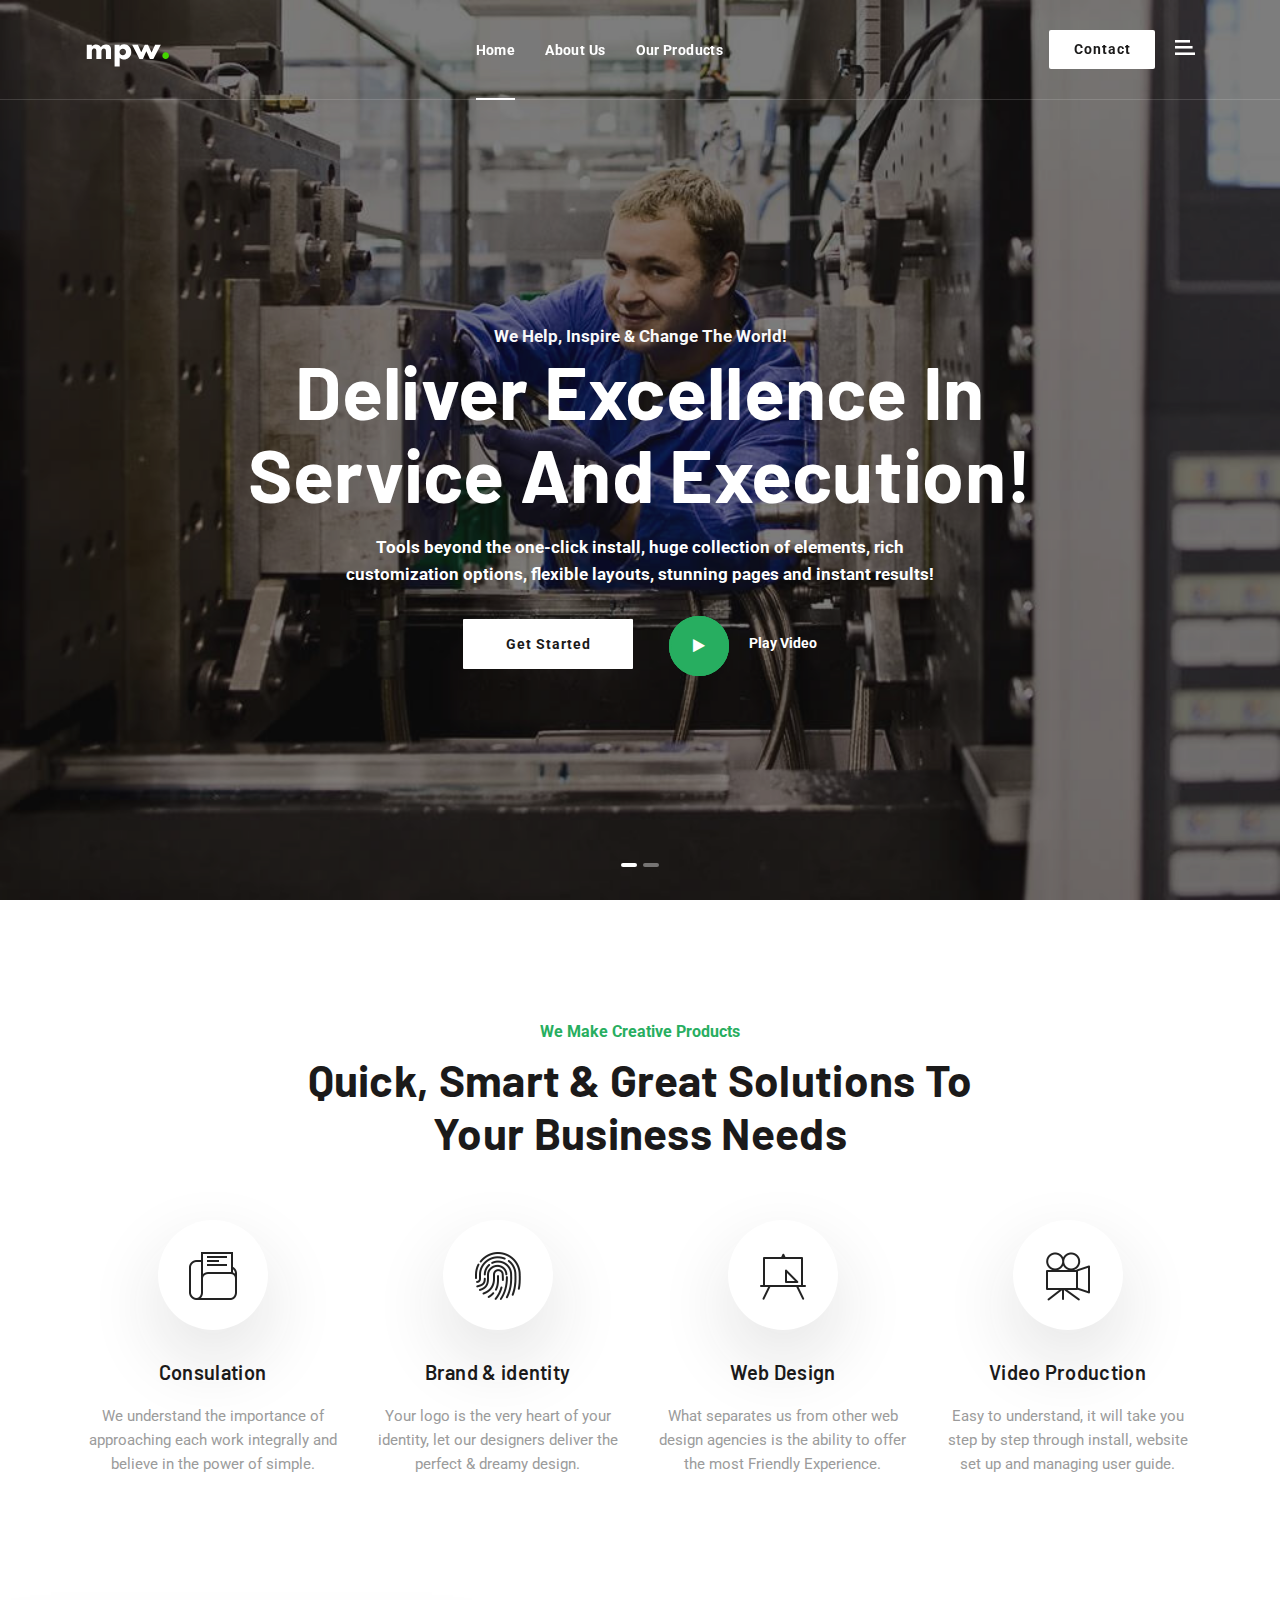
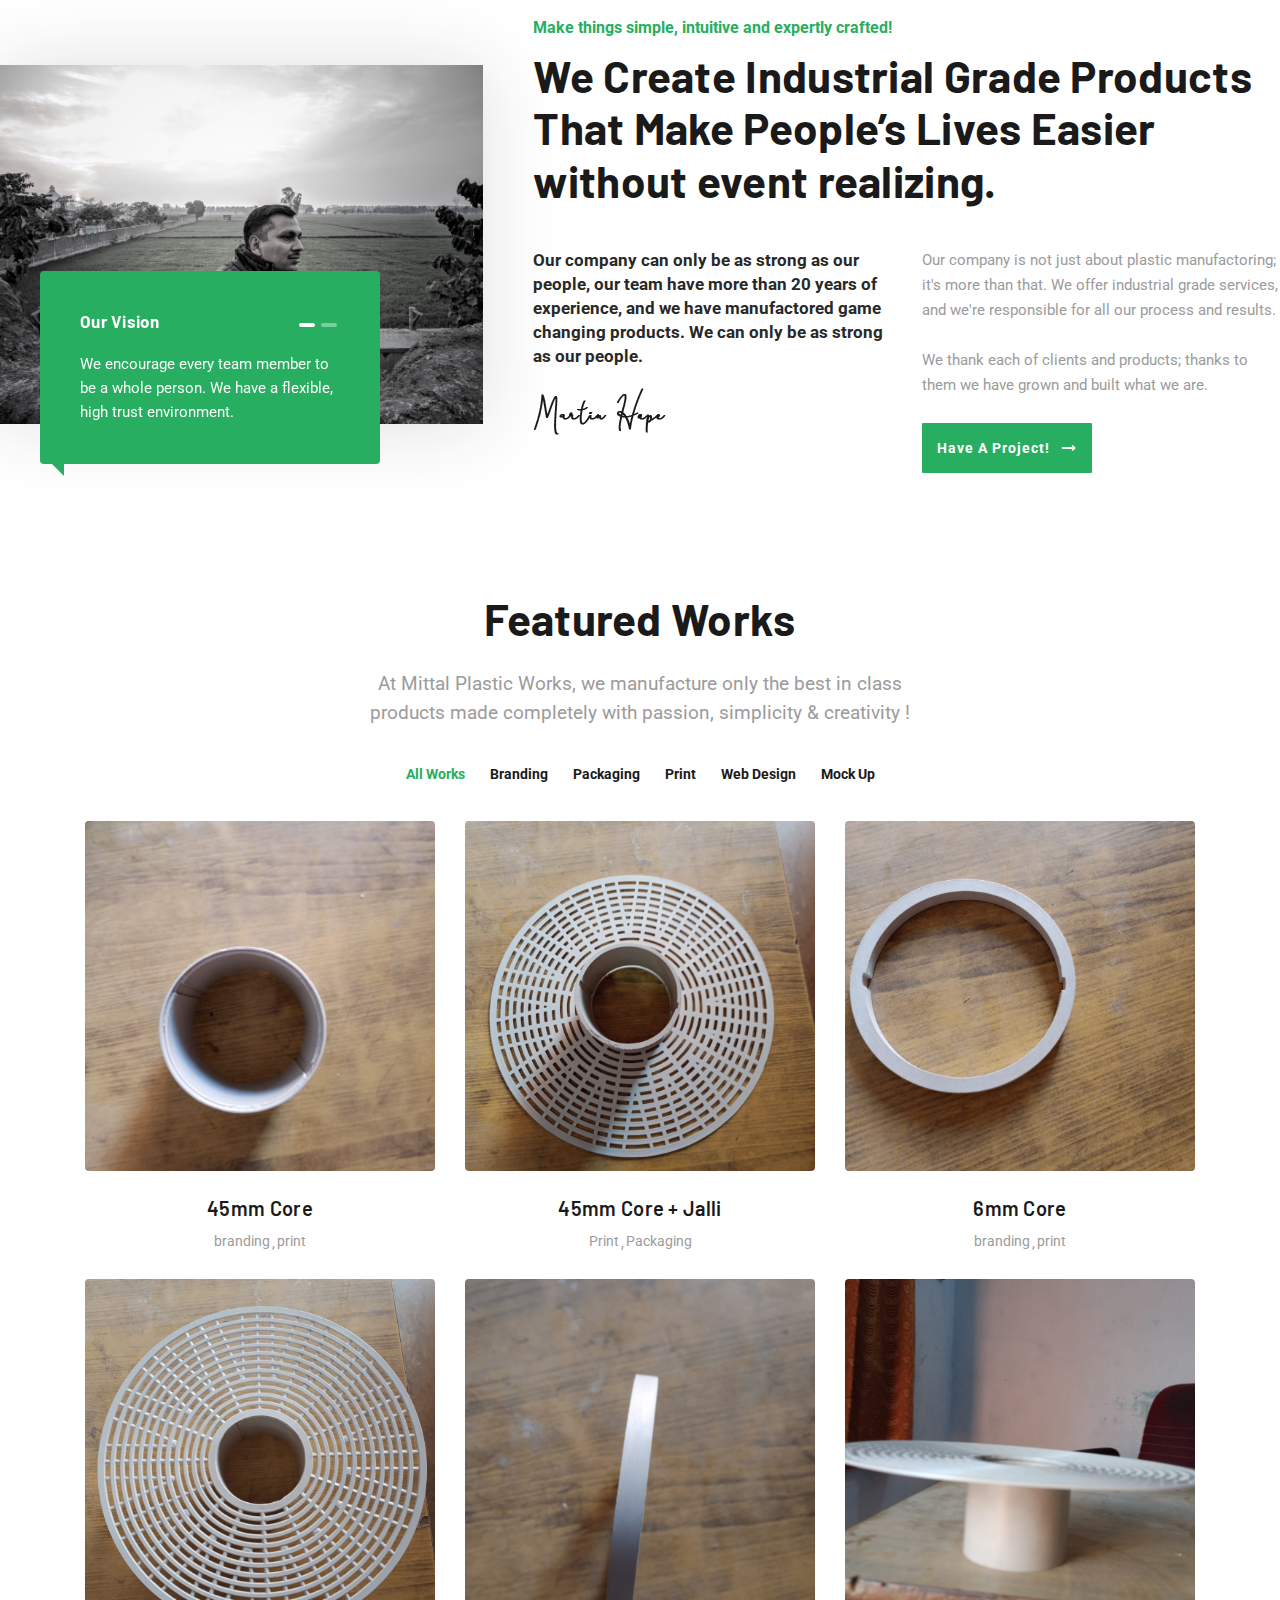
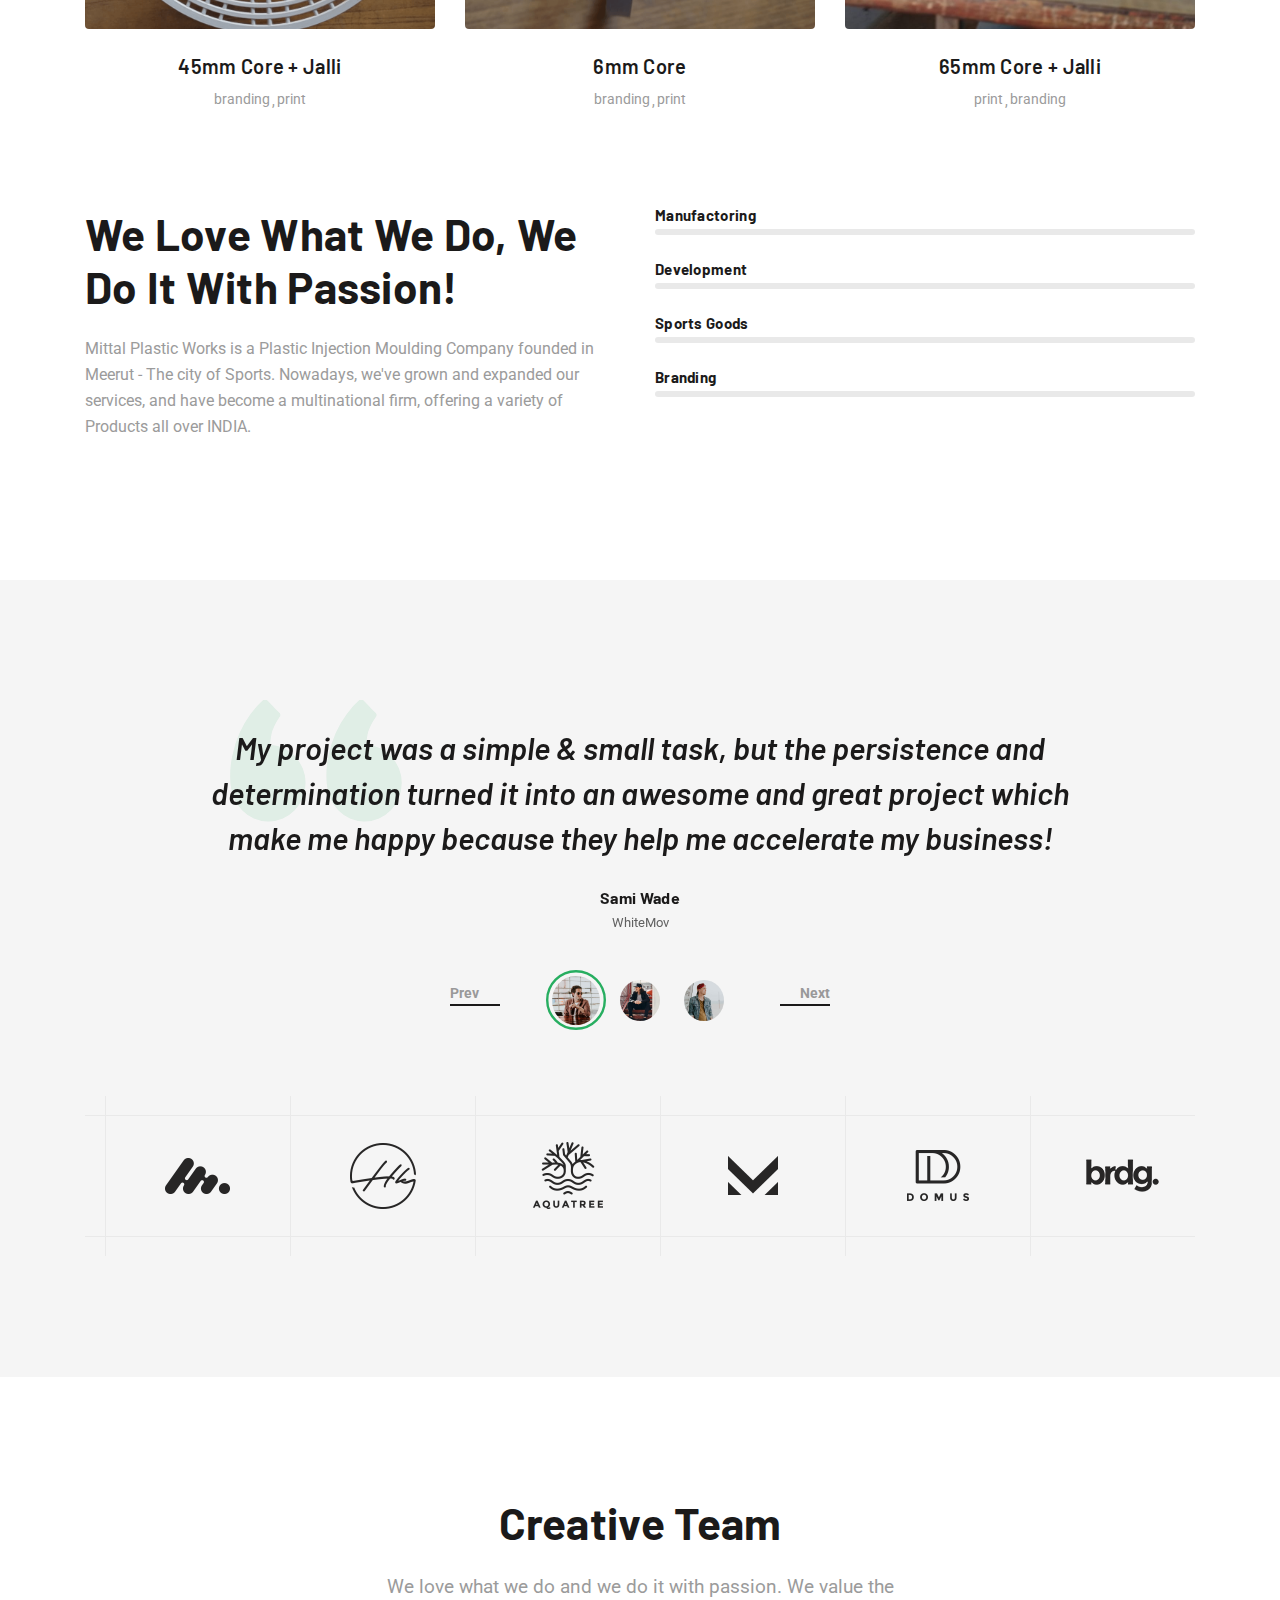
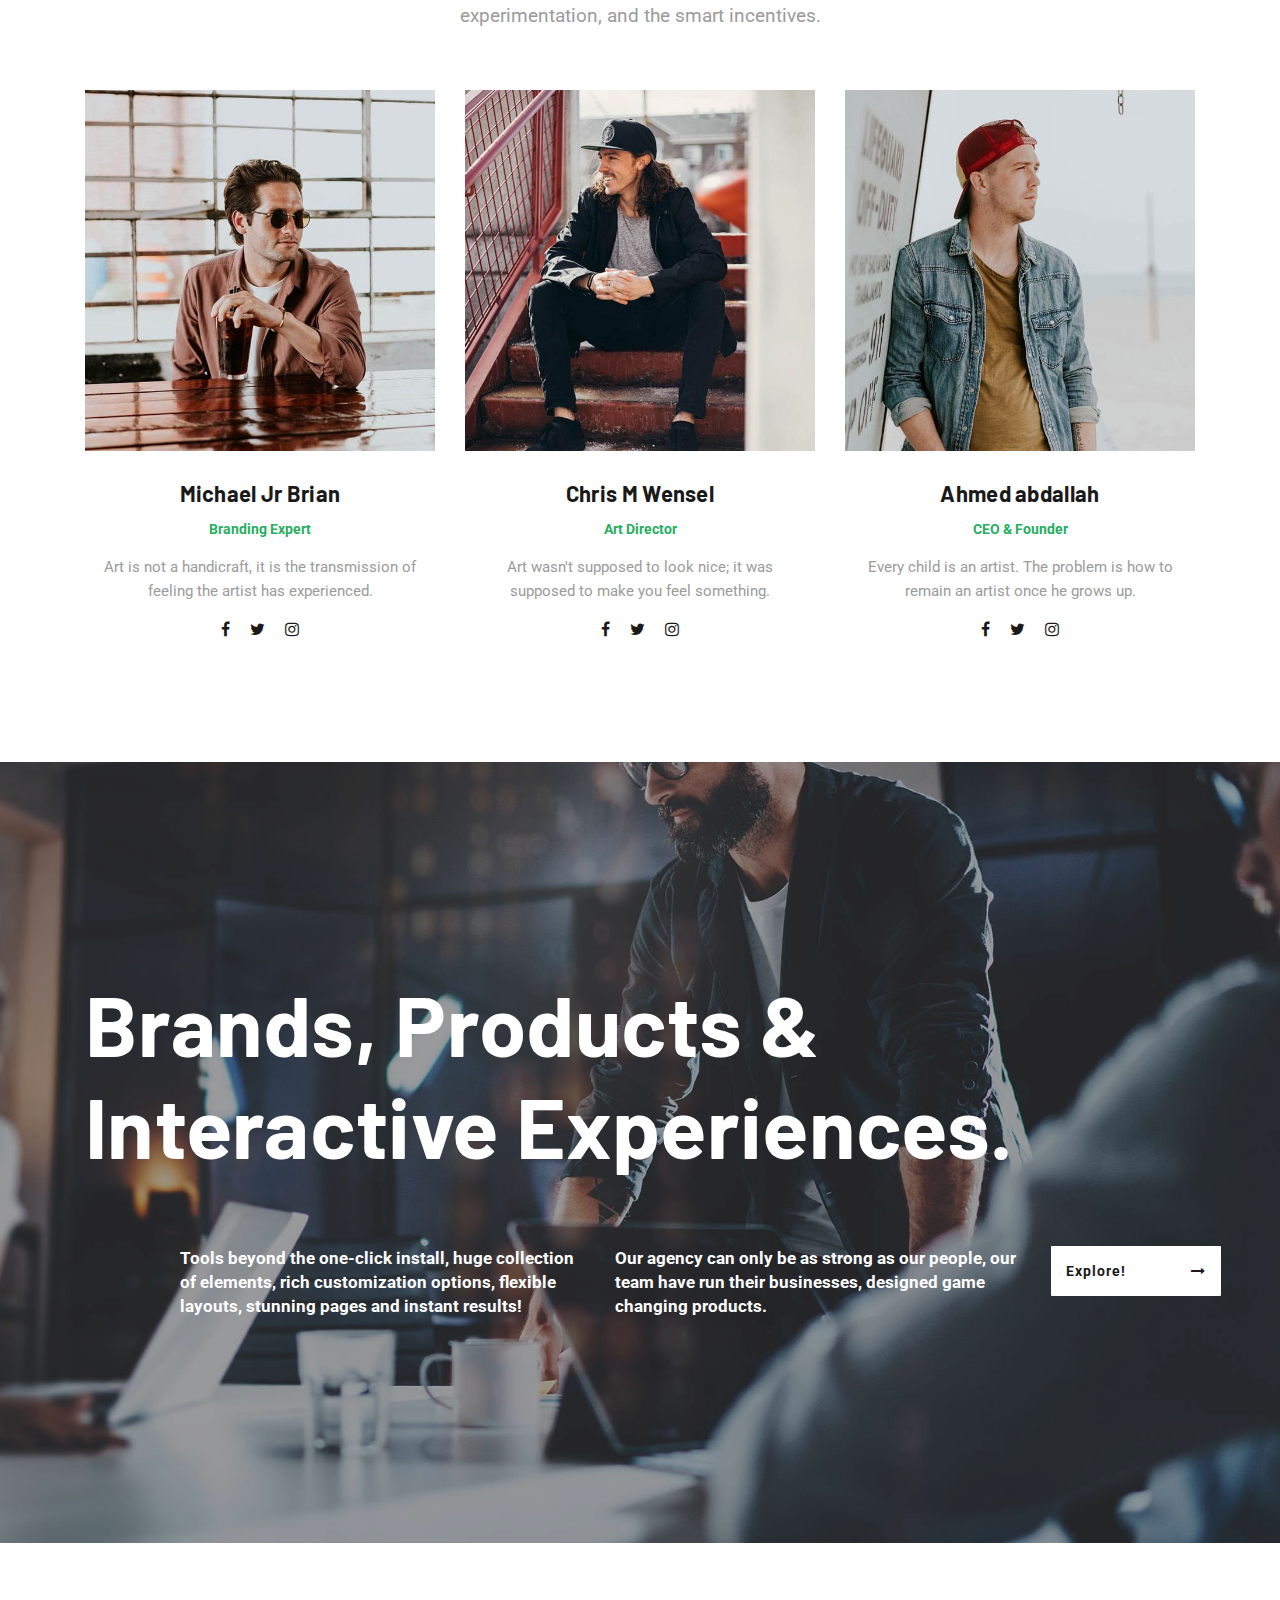
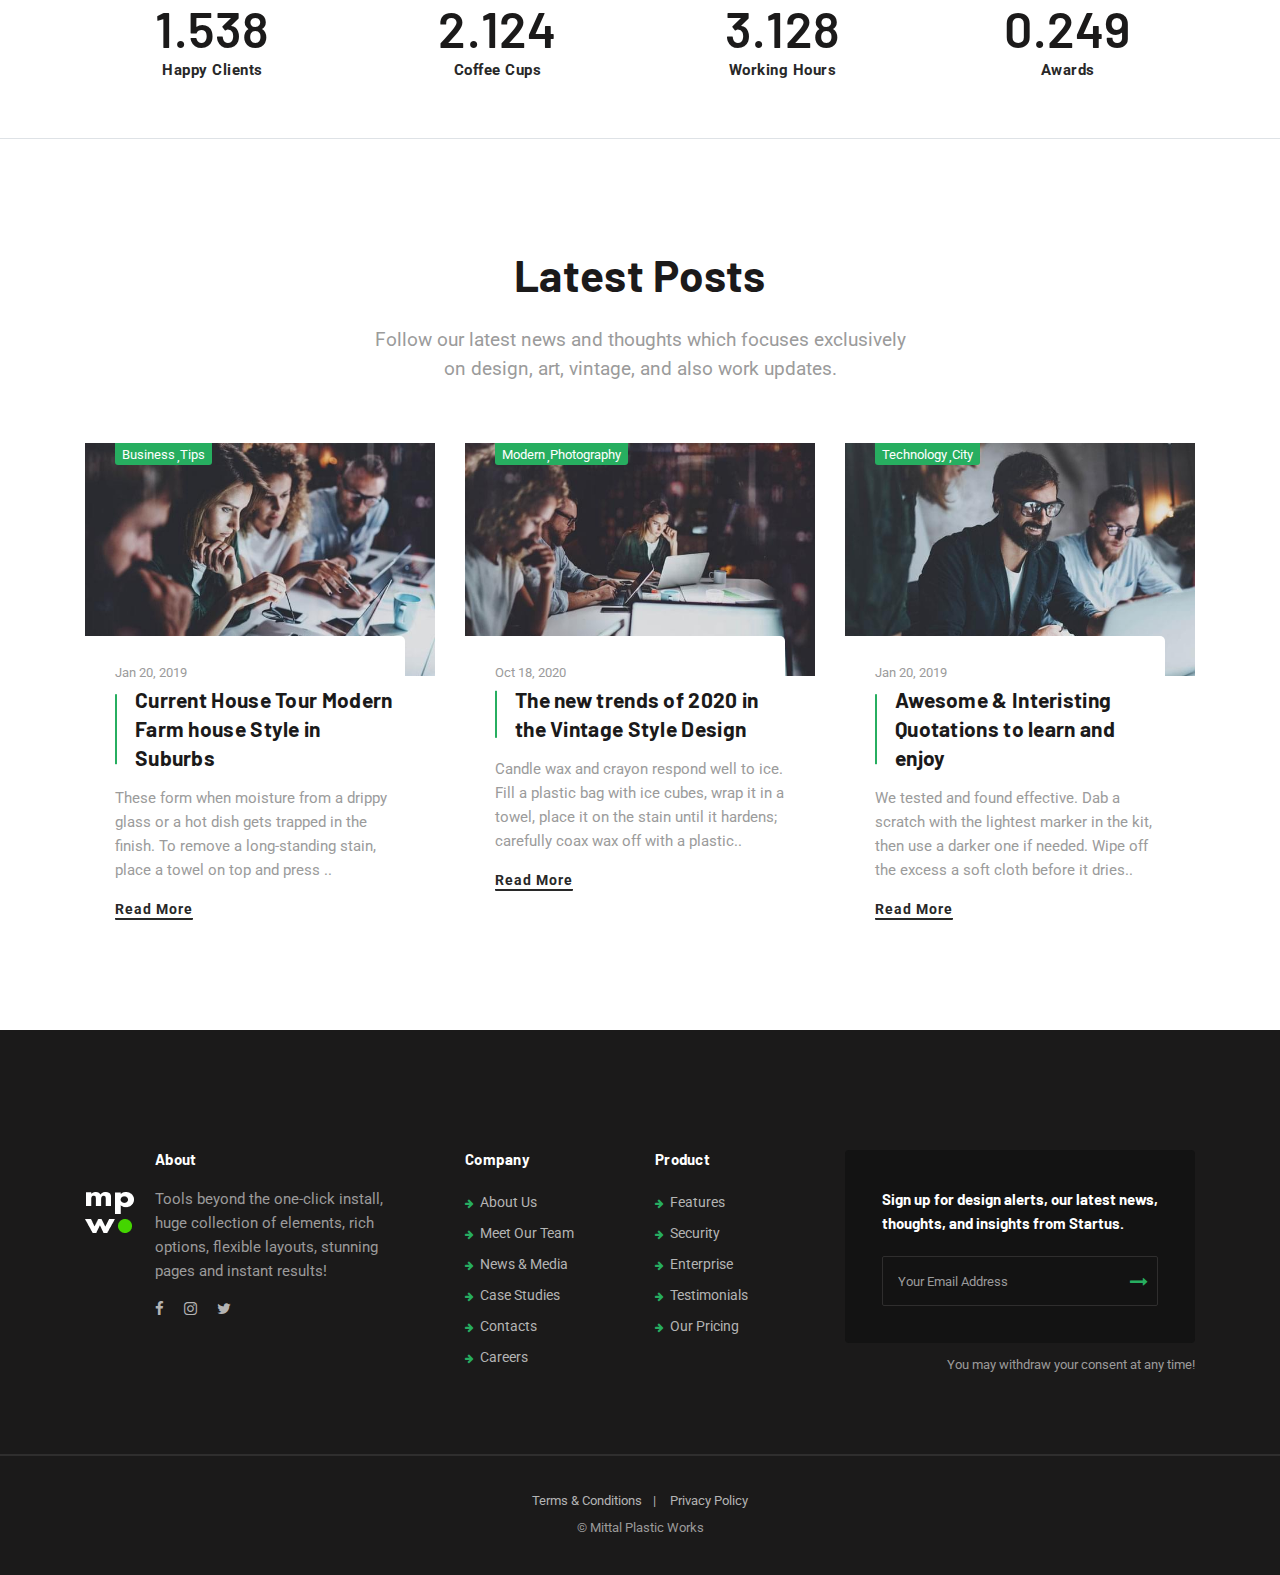
<file: index.html>
<!DOCTYPE html>
<html lang="en">



<head>
  <meta charset="UTF-8" />
  <meta name="viewport" content="width=device-width, initial-scale=1.0" />
  <meta http-equiv="X-UA-Compatible" content="ie=edge" />
  <meta name="description" content="Mittal Plastic Works - A Plastic Injection Moulding Company">
  <link href="assets/images/favicon/mpwfavicon.png" rel="icon">
  <title>Mittal Plastic Works - A Plastic Injection Moulding Company</title>
  <link rel="stylesheet"
    href="https://fonts.googleapis.com/css?family=Barlow:400,500,600,700%7cRoboto:400,500,700&amp;display=swap">
  <link rel="stylesheet" href="assets/css/libraries.css" />
  <link rel="stylesheet" href="assets/css/style.css" />
</head>

<body>
  <div class="wrapper">
    <!-- =========================
        Header 
    =========================== -->
    <header class="header header-transparent">
      <nav class="navbar navbar-expand-lg">
        <div class="container">
          <a class="navbar-brand" href="index.html">
            <img src="assets/images/logo/logo-light.svg" class="logo-light" alt="logo">
            <img src="assets/images/logo/logo-dark.svg" class="logo-dark" alt="logo">
          </a>
          <button class="navbar-toggler" type="button">
            <span class="menu-lines"><span></span></span>
          </button>
          <div class="collapse navbar-collapse" id="mainNavigation">
            <ul class="navbar-nav mr-auto ml-auto">
              <li class="nav__item with-dropdown">
                <a href="#" class="dropdown-toggle nav__item-link active">Home</a>
              </li><!-- /.nav-item -->
              <li class="nav__item with-dropdown">
                <a href="about-us.html" class="dropdown-toggle nav__item-link">About Us</a>
              </li><!-- /.nav-item -->
              <li class="nav__item with-dropdown">
                <a href="products.html" class="dropdown-toggle nav__item-link">Our Products</a>
                <ul class="dropdown-menu">
                  <li class="nav__item">
                    <a href="portfolio-single-small-masonry.html" class="nav__item-link">product 1</a>
                  </li><!-- /.nav-item -->
                  <li class="nav__item">
                    <a href="portfolio-single-small-masonry.html" class="nav__item-link">product 2</a>
                  </li><!-- /.nav-item -->
                  <li class="nav__item">
                    <a href="portfolio-single-small-masonry.html" class="nav__item-link">product 3</a>
                  </li><!-- /.nav-item -->
                </ul><!-- /.dropdown-menu -->
              </li><!-- /.nav-item -->             
            </ul><!-- /.navbar-nav -->
          </div><!-- /.navbar-collapse -->
          <div class="navbar-actions">
            <ul class="navbar__actions-list list-unstyled mb-0 d-flex align-items-center">
              <!-- <li>
                <a href="#" class="action__btn action__btn-cart">
                  <i class="icon-cart"></i><span class="cart__counter">3</span>
                </a>
              </li> -->
              <li><a href="contacts.html" class="action__btn btn btn__white action__btn-contact">Contact</a></li>
              <!-- <li><a href="#" class="action__btn action__btn-search"><i class="icon-search"></i></a></li> -->
              <li><a href="#" class="action__btn action__btn-humburgerMenu"><i class="icon-menu"></i></a></li>
            </ul><!-- /.navbar__actions-list -->

          </div><!-- /.navbar-actions -->
        </div><!-- /.container -->
      </nav><!-- /.navabr -->
    </header><!-- /.Header -->

    <!-- ============================
        Slider
    ============================== -->
    <section class="slider slider-centerd">
      <div class="carousel owl-carousel carousel-arrows carousel-dots carousel-dots-light" data-slide="1"
        data-slide-md="1" data-slide-sm="1" data-autoplay="true" data-nav="true" data-dots="true" data-space="0"
        data-loop="true" data-speed="3000" data-transition="fade" data-animate-out="fadeOut" data-animate-in="fadeIn">
        <div class="slide-item bg-overlay">
          <div class="bg-img"><img src="assets/images/backgrounds/im.jpg" alt="slide img"></div>
          <div class="container">
            <div class="row">
              <div class="col-sm-12 col-md-12 col-lg-10 offset-lg-1">
                <div class="slide__content">
                  <span class="slide__subtitle">We Help, Inspire & Change The World!</span>
                  <h2 class="slide__title">Deliver Excellence In Service And Execution!</h2>
                  <p class="slide__desc">Tools beyond the one-click install, huge collection of elements, rich
                    customization options, flexible layouts, stunning pages and instant results!</p>
                  <a href="#" class="btn btn__white mx-3">Get Started</a>
                  <a class="video__btn popup-video mx-3" href="https://www.youtube.com/watch?v=nrJtHemSPW4">
                    <div class="video__player">
                      <span class="video__player-animation"></span>
                      <span class="video__player-animation video__player-animation-2"></span>
                      <i class="fa fa-play"></i>
                    </div>
                    <span class="video__btn-title color-white ml-20">Play Video</span>
                  </a>
                </div><!-- /.slide-content -->
              </div><!-- /.col-lg-10 -->
            </div><!-- /.row -->
          </div><!-- /.container -->
        </div><!-- /.slide-item -->
        <div class="slide-item bg-overlay">
          <div class="bg-img"><img src="assets/images/backgrounds/6.jpg" alt="slide img"></div>
          <div class="container">
            <div class="row">
              <div class="col-sm-12 col-md-12 col-lg-10 offset-lg-1">
                <div class="slide__content">
                  <span class="slide__subtitle">We Help, Inspire & Change The World! </span>
                  <h2 class="slide__title">Providng Unique And Extraordinary Solutions!</h2>
                  <p class="slide__desc">Tools beyond the one-click install, huge collection of elements, rich
                    customization options, flexible layouts, stunning pages and instant results!</p>
                  <a href="#" class="btn btn__white mx-3">Get Started</a>
                  <a class="video__btn popup-video mx-3" href="https://www.youtube.com/watch?v=nrJtHemSPW4">
                    <div class="video__player">
                      <span class="video__player-animation"></span>
                      <span class="video__player-animation video__player-animation-2"></span>
                      <i class="fa fa-play"></i>
                    </div>
                    <span class="video__btn-title color-white ml-20">Play Video</span>
                  </a>
                </div><!-- /.slide-content -->
              </div><!-- /.col-lg-10 -->
            </div><!-- /.row -->
          </div><!-- /.container -->
        </div><!-- /.slide-item -->
      </div><!-- /.carousel -->
    </section><!-- /.slider -->

    <!-- ==========================
         fancybox layout 5
    =========================== -->
    <section class="fancybox-layout5 text-center pb-20">
      <div class="container">
        <div class="row">
          <div class="col-sm-12 col-md-12 col-lg-8 offset-lg-2">
            <div class="heading text-center mb-60">
              <span class="heading__subtitle">We Make Creative Products</span>
              <h2 class="heading__title">Quick, Smart & Great Solutions To Your Business Needs</h2>
            </div><!-- /.heading -->
          </div><!-- /.col-lg-6 -->
        </div><!-- /.row -->
        <div class="row">
          <!-- fancybox item #1 -->
          <div class="col-sm-6 col-md-6 col-lg-3">
            <div class="fancybox-item">
              <div class="fancybox__icon">
                <img src="assets/images/icons/docs.png" alt="icon">
              </div><!-- /.fancybox-icon -->
              <div class="fancybox__content">
                <h4 class="fancybox__title">Consulation</h4>
                <p class="fancybox__desc">We understand the importance of approaching each work integrally and believe
                  in the power of simple.</p>
              </div><!-- /.fancybox-content -->
            </div><!-- /.fancybox-item -->
          </div><!-- /.col-lg-3 -->
          <!-- fancybox item #2 -->
          <div class="col-sm-6 col-md-6 col-lg-3">
            <div class="fancybox-item">
              <div class="fancybox__icon">
                <img src="assets/images/icons/fingerprint.png" alt="icon">
              </div><!-- /.fancybox-icon -->
              <div class="fancybox__content">
                <h4 class="fancybox__title">Brand & identity</h4>
                <p class="fancybox__desc">Your logo is the very heart of your identity, let our designers deliver the
                  perfect & dreamy design.</p>
              </div><!-- /.fancybox-content -->
            </div><!-- /.fancybox-item -->
          </div><!-- /.col-lg-3 -->
          <!-- fancybox item #3 -->
          <div class="col-sm-6 col-md-6 col-lg-3">
            <div class="fancybox-item">
              <div class="fancybox__icon">
                <img src="assets/images/icons/board.png" alt="icon">
              </div><!-- /.fancybox-icon -->
              <div class="fancybox__content">
                <h4 class="fancybox__title">Web Design</h4>
                <p class="fancybox__desc">What separates us from other web design agencies is the ability to offer the
                  most Friendly Experience.</p>
              </div><!-- /.fancybox-content -->
            </div><!-- /.fancybox-item -->
          </div><!-- /.col-lg-3 -->
          <!-- fancybox item #4 -->
          <div class="col-sm-6 col-md-6 col-lg-3">
            <div class="fancybox-item">
              <div class="fancybox__icon">
                <img src="assets/images/icons/video.png" alt="icon">
              </div><!-- /.fancybox-icon -->
              <div class="fancybox__content">
                <h4 class="fancybox__title">Video Production</h4>
                <p class="fancybox__desc">Easy to understand, it will take you step by step through install, website set
                  up and managing user guide.</p>
              </div><!-- /.fancybox-content -->
            </div><!-- /.fancybox-item -->
          </div><!-- /.col-lg-3 -->
        </div><!-- /.row -->
      </div><!-- /.container -->
    </section><!-- /. fancybox layout 5 -->

    <!-- ================================
      about layout 3
      =============================== -->
    <section class="about-layout3 pb-0">
      <div class="container-fluid col-padding-0">
        <div class="row align-items-center">
          <div class="col-sm-12 col-md-12 col-lg-6 col-xl-5">
            <div class="about__imgs-wrapper">
              <div class="about__img">
                <img src="assets/images/about/vineetmittal.jpg" alt="img" class="img-fluid w-100">
              </div><!-- /.about__img -->
              <div class="about__carousel">
                <div class="carousel owl-carousel carousel-dots carousel-dots-light" data-slide="1" data-slide-md="1"
                  data-slide-sm="1" data-autoplay="true" data-nav="false" data-dots="true" data-space="0"
                  data-loop="true" data-speed="400">
                  <div class="text__block">
                    <h4 class="text__block-title">Our Vision</h4>
                    <p class="text__block-desc">We encourage every team member to be a whole person. We have a flexible,
                      high trust environment.</p>
                  </div><!-- /.text__block -->
                  <div class="text__block">
                    <h4 class="text__block-title">Our Mission</h4>
                    <p class="text__block-desc">We encourage every team member to be a whole person. We have a flexible,
                      high trust environment.</p>
                  </div><!-- /.text__block -->
                </div>
              </div><!-- /.about__carousel -->
            </div><!-- /.about__imgs-wrapper -->
          </div><!-- /.col-xl-5 -->
          <div class="col-sm-12 col-md-12 col-lg-6 col-xl-7">
            <div class="content-wrapper">
              <span class="heading__subtitle">Make things simple, intuitive and expertly crafted!</span>
              <h2 class="heading__title mb-40">We Create Industrial Grade Products That Make People’s Lives Easier without event realizing.</h2>
              <div class="row">
                <div class="col-sm-6">
                  <p class="heading__desc-primary mb-20">Our company can only be as strong as our people, our team have
                    more than 20 years of experience, and we have manufactored game changing products. We can only be as strong as our people.</p>
                  <img src="assets/images/about/Signuture.png" alt="Signuture" class="mb-20">
                </div><!-- /.col-lg-6 -->
                <div class="col-sm-6">
                  <p class="heading__desc">Our company is not just about plastic manufactoring; it's more than that. We offer
                    industrial grade services, and we're responsible for all our process and results. </p>
                  <p class="heading__desc">We thank each of clients and products; thanks to them we have grown and built
                    what we are. </p>
                  <a href="#" class="btn btn__primary btn__icon">
                    <span>Have A Project!</span>
                    <i class="fa fa-long-arrow-right"></i>
                  </a>
                </div><!-- /.col-lg-6 -->
              </div><!-- /.row -->

            </div><!-- /.content-wrapper -->
          </div><!-- /.col-xl-7 -->
        </div><!-- /.row -->
      </div><!-- /.container -->
    </section><!-- /.about layout3 -->

    <!-- =========================== 
      portfolio grid 
    ============================= -->
    <section class="portfolio-grid text-center pb-70">
      <div class="container">
        <div class="row">
          <div class="col-sm-12 col-md-12 col-lg-6 offset-lg-3">
            <div class="heading text-center mb-40">
              <h2 class="heading__title">Featured Works</h2>
              <p class="heading__desc">At Mittal Plastic Works, we manufacture only the best in class products made completely with
                passion, simplicity & creativity !</p>
            </div><!-- /.heading -->
          </div><!-- /.col-lg-6 -->
        </div><!-- /.row -->
        <div class="row">
          <div class="col-sm-12 col-md-12 col-lg-12">
            <ul class="list-unstyled portfolio-filter d-flex flex-wrap justify-content-center mb-40">
              <li><a class="filter active" href="#" data-filter="all">All Works</a></li>
              <li><a class="filter" href="#" data-filter=".filter-branding">branding</a></li>
              <li><a class="filter" href="#" data-filter=".filter-packaging">packaging</a></li>
              <li><a class="filter" href="#" data-filter=".filter-print">print</a></li>
              <li><a class="filter" href="#" data-filter=".filter-web">web Design</a></li>
              <li><a class="filter" href="#" data-filter=".filter-mockup">Mock Up</a></li>
            </ul><!-- /.portfolio-filter  -->
          </div><!-- /.col-lg-12 -->
        </div><!-- /.row -->
        <div id="filtered-items-wrap" class="row">
          <!-- portfolio item #1 -->
          <div class="col-sm-6 col-md-4 col-lg-4 mix filter-print">
            <div class="portfolio-item">
              <div class="portfolio__img">
                <img src="assets/images/products/1.png" alt="mpwCore6mm">
                <div class="portfolio__hover">
                  <div class="portfolio__hover-content">
                    <a class="zoom__icon popup-gallery-item" href="assets/images/products/1.png">
                      <i class="fa fa-arrows-alt" aria-hidden="true"></i>
                    </a>
                  </div><!-- /.portfolio-hover-content -->
                </div><!-- /.portfolio-hover -->
              </div><!-- /.portfolio-img -->
              <div class="portfolio__info">
                <h4 class="portfolio__title"><a href="#">45mm Core</a></h4>
                <div class="portfolio__cat">
                  <a href="#">branding</a><a href="#">print</a>
                </div><!-- /.portfolio-cat -->
              </div><!-- /.portfolio-info -->
            </div><!-- /.portfolio-item -->
          </div><!-- /.col-lg-4 -->
          <!-- portfolio item #2 -->
          <div class="col-sm-6 col-md-4 col-lg-4 mix filter-packaging">
            <div class="portfolio-item">
              <div class="portfolio__img">
                <img src="assets/images/products/3.png" alt="portfolio img">
                <div class="portfolio__hover">
                  <div class="portfolio__hover-content">
                    <a class="zoom__icon popup-gallery-item" href="assets/images/products/3.png">
                      <i class="fa fa-arrows-alt" aria-hidden="true"></i>
                    </a>
                  </div><!-- /.portfolio-hover-content -->
                </div><!-- /.portfolio-hover -->
              </div><!-- /.portfolio-img -->
              <div class="portfolio__info">
                <h4 class="portfolio__title"><a href="#">45mm Core + Jalli</a></h4>
                <div class="portfolio__cat">
                  <a href="#">Print</a><a href="#">Packaging</a>
                </div><!-- /.portfolio-cat -->
              </div><!-- /.portfolio-info -->
            </div><!-- /.portfolio-item -->
          </div><!-- /.col-lg-4 -->
          <!-- portfolio item #3 -->
          <div class="col-sm-6 col-md-4 col-lg-4 mix filter-mockup">
            <div class="portfolio-item">
              <div class="portfolio__img">
                <img src="assets/images/products/2.png" alt="portfolio img">
                <div class="portfolio__hover">
                  <div class="portfolio__hover-content">
                    <a class="zoom__icon popup-gallery-item" href="assets/images/products/2.png">
                      <i class="fa fa-arrows-alt" aria-hidden="true"></i>
                    </a>
                  </div><!-- /.portfolio-hover-content -->
                </div><!-- /.portfolio-hover -->
              </div><!-- /.portfolio-img -->
              <div class="portfolio__info">
                <h4 class="portfolio__title"><a href="#">6mm Core</a></h4>
                <div class="portfolio__cat">
                  <a href="#">branding</a><a href="#">print</a>
                </div><!-- /.portfolio-cat -->
              </div><!-- /.portfolio-info -->
            </div><!-- /.portfolio-item -->
          </div><!-- /.col-lg-4 -->
          <!-- portfolio item #4 -->
          <div class="col-sm-6 col-md-4 col-lg-4 mix filter-web">
            <div class="portfolio-item">
              <div class="portfolio__img">
                <img src="assets/images/products/5.png" alt="portfolio img">
                <div class="portfolio__hover">
                  <div class="portfolio__hover-content">
                    <a class="zoom__icon popup-gallery-item" href="assets/images/products/5.png">
                      <!-- <i class="icon-search"></i> -->
                      <i class="fa fa-arrows-alt" aria-hidden="true"></i>
                    </a>
                  </div><!-- /.portfolio-hover-content -->
                </div><!-- /.portfolio-hover -->
              </div><!-- /.portfolio-img -->
              <div class="portfolio__info">
                <h4 class="portfolio__title"><a href="#">45mm Core + Jalli</a></h4>
                <div class="portfolio__cat">
                  <a href="#">branding</a><a href="#">print</a>
                </div><!-- /.portfolio-cat -->
              </div><!-- /.portfolio-info -->
            </div><!-- /.portfolio-item -->
          </div><!-- /.col-lg-4 -->
          <!-- portfolio item #5 -->
          <div class="col-sm-6 col-md-4 col-lg-4 mix filter-branding">
            <div class="portfolio-item">
              <div class="portfolio__img">
                <img src="assets/images/products/4.png" alt="portfolio img">
                <div class="portfolio__hover">
                  <div class="portfolio__hover-content">
                    <a class="zoom__icon popup-gallery-item" href="assets/images/products/4.png">
                      <i class="fa fa-arrows-alt" aria-hidden="true"></i>
                    </a>
                  </div><!-- /.portfolio-hover-content -->
                </div><!-- /.portfolio-hover -->
              </div><!-- /.portfolio-img -->
              <div class="portfolio__info">
                <h4 class="portfolio__title"><a href="#">6mm Core</a></h4>
                <div class="portfolio__cat">
                  <a href="#">branding</a><a href="#">print</a>
                </div><!-- /.portfolio-cat -->
              </div><!-- /.portfolio-info -->
            </div><!-- /.portfolio-item -->
          </div><!-- /.col-lg-4 -->
          <!-- portfolio item #6 -->
          <div class="col-sm-6 col-md-4 col-lg-4 mix filter-print">
            <div class="portfolio-item">
              <div class="portfolio__img">
                <img src="assets/images/products/6.png" alt="portfolio img">
                <div class="portfolio__hover">
                  <div class="portfolio__hover-content">
                    <a class="zoom__icon popup-gallery-item" href="assets/images/products/6.png">
                      <i class="fa fa-arrows-alt" aria-hidden="true"></i>
                    </a>
                  </div><!-- /.portfolio-hover-content -->
                </div><!-- /.portfolio-hover -->
              </div><!-- /.portfolio-img -->
              <div class="portfolio__info">
                <h4 class="portfolio__title"><a href="#">65mm Core + Jalli</a></h4>
                <div class="portfolio__cat">
                  <a href="#">print</a><a href="#">branding</a>
                </div><!-- /.portfolio-cat -->
              </div><!-- /.portfolio-info -->
            </div><!-- /.portfolio-item -->
          </div><!-- /.col-lg-4 -->
        </div><!-- /.row -->
      </div><!-- /.container -->
    </section><!-- /.portfolio grid  -->

    <!-- ================================
       Banner 2
      =============================== -->
    <section class="banner-layout2 animated-Progressbars pt-0 pb-110">
      <div class="container">
        <div class="row">
          <div class="col-sm-12 col-md-12 col-lg-6">
            <div class="heading mb-30">
              <h2 class="heading__title">We Love What We Do, We Do It With Passion!</h2>
              <p class="heading__desc">Mittal Plastic Works is a Plastic Injection Moulding Company founded in Meerut - The city of Sports. Nowadays, we've grown and expanded
                our services, and have become a multinational firm, offering a variety of Products all over INDIA. </p>
            </div>
          </div><!-- /.col-lg-6 -->
          <div class="col-sm-12 col-md-12 col-lg-6">
            <!-- progress 1 -->
            <div class="progress-item">
              <h6 class="progress__title">Manufactoring</h6>
              <div class="progress">
                <div class="progress-bar" aria-valuenow="95" aria-valuemin="0" aria-valuemax="100" role="progressbar">
                  <span class="progress__percentage"></span>
                </div>
              </div><!-- /.progress -->
            </div><!-- /.progress-item  -->
            <!-- progress 2 -->
            <div class="progress-item">
              <h6 class="progress__title">Development</h6>
              <div class="progress">
                <div class="progress-bar" aria-valuenow="87" aria-valuemin="0" aria-valuemax="100" role="progressbar">
                  <span class="progress__percentage"></span>
                </div>
              </div><!-- /.progress -->
            </div><!-- /.progress-item  -->
            <!-- progress 3 -->
            <div class="progress-item">
              <h6 class="progress__title">Sports Goods</h6>
              <div class="progress">
                <div class="progress-bar" aria-valuenow="81" aria-valuemin="0" aria-valuemax="100" role="progressbar">
                  <span class="progress__percentage"></span>
                </div>
              </div><!-- /.progress -->
            </div><!-- /.progress-item  -->
            <!-- progress 4 -->
            <div class="progress-item">
              <h6 class="progress__title">Branding</h6>
              <div class="progress">
                <div class="progress-bar" aria-valuenow="70" aria-valuemin="0" aria-valuemax="100" role="progressbar">
                  <span class="progress__percentage"></span>
                </div>
              </div><!-- /.progress -->
            </div><!-- /.progress-item  -->
          </div><!-- /.col-lg-6 -->
        </div><!-- /.row -->
      </div><!-- /.container -->
    </section><!-- /.banner 2 -->

    <!-- ========================= 
            Testimonial  
    =========================  -->
    <section class="testimonial-layout2 bg-gray2 text-center pb-60">
      <div class="container">
        <div class="row">
          <div class="col-sm-12 col-md-12 col-lg-10 offset-lg-1">
            <div class="owl-carousel thumbs-carousel carousel-arrows mb-40" data-slider-id="1" data-nav="true"
              data-dots="false">
              <!-- Testimonial #1 -->
              <div class=" testimonial-item">
                <div class="testimonial__content">
                  <p class="testimonial__desc">My project was a simple & small task, but the persistence and
                    determination turned it into an awesome and great project which make me happy because they help me
                    accelerate my business!</p>
                </div><!-- /.testimonial-content -->
                <div class="testimonial__meta">
                  <h4 class="testimonial__meta-title">Sami Wade</h4>
                  <p class="testimonial__meta-desc">WhiteMov</p>
                </div><!-- /.testimonial-meta -->
              </div><!-- /. testimonial-item -->
              <!-- Testimonial #2 -->
              <div class=" testimonial-item">
                <div class="testimonial__content">
                  <p class="testimonial__desc">My project was a simple & small task, but the persistence and
                    determination turned it into an awesome and great project which make me happy because they help me
                    accelerate my business!</p>
                </div><!-- /.testimonial-content -->
                <div class="testimonial__meta">
                  <h4 class="testimonial__meta-title">John Peter</h4>
                  <p class="testimonial__meta-desc">7oroof</p>
                </div><!-- /.testimonial-meta -->
              </div><!-- /. testimonial-item -->
              <!-- Testimonial #3 -->
              <div class=" testimonial-item">
                <div class="testimonial__content">
                  <p class="testimonial__desc">My project was a simple & small task, but the persistence and
                    determination turned it into an awesome and great project which make me happy because they help me
                    accelerate my business!</p>
                </div><!-- /.testimonial-content -->
                <div class="testimonial__meta">
                  <h4 class="testimonial__meta-title">Ahmed</h4>
                  <p class="testimonial__meta-desc">7oroof</p>
                </div><!-- /.testimonial-meta -->
              </div><!-- /. testimonial-item -->
            </div>
            <div class="owl-thumbs" data-slider-id="1">
              <button class="owl-thumb-item">
                <span class="testimonial__thumb">
                  <img src="assets/images/team/1.jpg" alt="author thumb">
                </span><!-- /.testimonial-thumb -->
              </button>
              <button class="owl-thumb-item">
                <span class="testimonial__thumb">
                  <img src="assets/images/team/2.jpg" alt="author thumb">
                </span><!-- /.testimonial-thumb -->
              </button>
              <button class="owl-thumb-item">
                <span class="testimonial__thumb">
                  <img src="assets/images/team/3.jpg" alt="author thumb">
                </span><!-- /.testimonial-thumb -->
              </button>
            </div><!-- /.owl-thumbs -->
          </div><!-- /.col-lg-12 -->
        </div><!-- /.row -->
      </div><!-- /.container -->
    </section><!-- /.testimonial  -->

    <!-- =====================
         Clients
      ======================== -->
    <section class="clients bg-gray2 pt-0">
      <div class="container">
        <div class="row">
          <div class="col-sm-12 col-md-12 col-lg-12">
            <div class="carousel owl-carousel" data-slide="6" data-slide-md="4" data-slide-sm="3" data-autoplay="true"
              data-nav="false" data-dots="false" data-space="0" data-loop="true" data-speed="400">
              <div class="client">
                <a href="#"><img src="assets/images/clients/1.png" alt="client"></a>
              </div><!-- /.client -->
              <div class="client">
                <a href="#"><img src="assets/images/clients/2.png" alt="client"></a>
              </div><!-- /.client -->
              <div class="client">
                <a href="#"><img src="assets/images/clients/3.png" alt="client"></a>
              </div><!-- /.client -->
              <div class="client">
                <a href="#"><img src="assets/images/clients/4.png" alt="client"></a>
              </div><!-- /.client -->
              <div class="client">
                <a href="#"><img src="assets/images/clients/5.png" alt="client"></a>
              </div><!-- /.client -->
              <div class="client">
                <a href="#"><img src="assets/images/clients/6.png" alt="client"></a>
              </div><!-- /.client -->
            </div><!-- /.carousel -->
          </div><!-- /.col-lg-12 -->
        </div><!-- /.row -->
      </div><!-- /.container -->
    </section><!-- /.clients -->

    <!-- ========================
        Team 1
    ========================== -->
    <section class="team-layout1 text-center pb-90">
      <div class="container">
        <div class="row">
          <div class="col-sm-12 col-md-12 col-lg-6 offset-lg-3">
            <div class="heading mb-60">
              <h2 class="heading__title">Creative Team</h2>
              <p class="heading__desc">We love what we do and we do it with passion. We value the experimentation, and
                the smart incentives.</p>
            </div><!-- /.heading -->
          </div><!-- /.col-lg-6 -->
        </div><!-- /.row -->
        <div class="row">
          <!-- Member #1 -->
          <div class="col-sm-12 col-md-4 col-lg-4">
            <div class="member">
              <div class="member__img">
                <img src="assets/images/team/1.jpg" alt="member img">
              </div><!-- /.member-img -->
              <div class="member__info">
                <h5 class="member__name">Michael Jr Brian</h5>
                <p class="member__desc">Branding Expert</p>
                <p class="member__bio">Art is not a handicraft, it is the transmission of feeling the artist has
                  experienced.</p>
                <ul class="social__icons justify-content-center list-unstyled mb-0">
                  <li><a href="#"><i class="fa fa-facebook"></i></a></li>
                  <li><a href="#"><i class="fa fa-twitter"></i></a></li>
                  <li><a href="#"><i class="fa fa-instagram"></i></a></li>
                </ul><!-- /.social-icons -->
              </div><!-- /.member-info -->
            </div><!-- /.member -->
          </div><!-- /.col-lg-4 -->
          <!-- Member #2 -->
          <div class="col-sm-12 col-md-4 col-lg-4">
            <div class="member">
              <div class="member__img">
                <img src="assets/images/team/2.jpg" alt="member img">
              </div><!-- /.member-img -->
              <div class="member__info">
                <h5 class="member__name">Chris M Wensel</h5>
                <p class="member__desc">Art Director</p>
                <p class="member__bio">Art wasn't supposed to look nice; it was supposed to make you feel something.</p>
                <ul class="social__icons justify-content-center list-unstyled mb-0">
                  <li><a href="#"><i class="fa fa-facebook"></i></a></li>
                  <li><a href="#"><i class="fa fa-twitter"></i></a></li>
                  <li><a href="#"><i class="fa fa-instagram"></i></a></li>
                </ul><!-- /.social-icons -->
              </div><!-- /.member-info -->
            </div><!-- /.member -->
          </div><!-- /.col-lg-4 -->
          <!-- Member #3 -->
          <div class="col-sm-12 col-md-4 col-lg-4">
            <div class="member">
              <div class="member__img">
                <img src="assets/images/team/3.jpg" alt="member img">
              </div><!-- /.member-img -->
              <div class="member__info">
                <h5 class="member__name">Ahmed abdallah</h5>
                <p class="member__desc">CEO & Founder</p>
                <p class="member__bio">Every child is an artist. The problem is how to remain an artist once he grows
                  up.</p>
                <ul class="social__icons justify-content-center list-unstyled mb-0">
                  <li><a href="#"><i class="fa fa-facebook"></i></a></li>
                  <li><a href="#"><i class="fa fa-twitter"></i></a></li>
                  <li><a href="#"><i class="fa fa-instagram"></i></a></li>
                </ul><!-- /.social-icons -->
              </div><!-- /.member-info -->
            </div><!-- /.member -->
          </div><!-- /.col-lg-4 -->
        </div><!-- /.row -->
      </div><!-- /.container -->
    </section><!-- /.team1  -->

    <!-- ================================
      Call to Action
      =============================== -->
    <section class="cta-layout1 bg-overlay">
      <div class="bg-img">
        <img src="assets/images/backgrounds/1.jpg" alt="background">
      </div>
      <div class="container">
        <div class="row">
          <div class="col-sm-12 col-md-12 col-lg-12">
            <h3 class="cta__title mb-70">Brands, Products & Interactive Experiences.</h3>
          </div><!-- /.col-lg-12 -->
          <div class="col-sm-12 col-md-12 col-lg-12 col-xl-11 offset-xl-1">
            <div class="row">
              <div class="col-sm-12 col-md-12 col-lg-5">
                <p class="cta__desc">Tools beyond the one-click install, huge collection of elements, rich customization
                  options, flexible layouts, stunning pages and instant results!</p>
              </div><!-- /.col-lg-5 -->
              <div class="col-sm-12 col-md-12 col-lg-5 col-xl-5">
                <p class="cta__desc">Our agency can only be as strong as our people, our team have run their businesses,
                  designed game changing products.</p>
              </div><!-- /.col-lg-5 -->
              <div class="col-sm-12 col-md-12 col-lg-12 col-xl-2">
                <a href="#" class="btn btn__white btn__icon">
                  <span>Explore!</span>
                  <i class="fa fa-long-arrow-right"></i>
                </a>
              </div><!-- /.col-lg-2 -->
            </div><!-- /.row -->
          </div><!-- /.col-lg-11 -->
        </div><!-- /.row -->
      </div><!-- /.container -->
    </section><!-- /.Call to Action -->

    <!-- =========================== 
      Counters
    ============================= -->
    <section class="counters text-center border-bottom">
      <div class="container">
        <div class="row">
          <!-- counter item #1 -->
          <div class="col-6 col-sm-3">
            <div class="counter-item">
              <h4 class="counter">1.538</h4>
              <p class="counter__desc">Happy Clients</p>
            </div>
          </div><!-- /.col-sm-3 -->
          <!-- counter item #2 -->
          <div class="col-6 col-sm-3">
            <div class="counter-item">
              <h4 class="counter">2.124</h4>
              <p class="counter__desc">Coffee Cups</p>
            </div>
          </div><!-- /.col-sm-3 -->
          <!-- counter item #3 -->
          <div class="col-6 col-sm-3">
            <div class="counter-item">
              <h4 class="counter">3.128</h4>
              <p class="counter__desc">Working Hours</p>
            </div>
          </div><!-- /.col-sm-3 -->
          <div class="col-6 col-sm-3">
            <div class="counter-item">
              <h4 class="counter">0.249</h4>
              <p class="counter__desc">Awards</p>
            </div>
          </div><!-- /.col-sm-3 -->
        </div><!-- /.row -->
      </div><!-- /.container -->
    </section><!-- /.Counters -->

    <!-- ========================
         Blog Grid
      ========================== -->
    <section class="blog-grid pt-110 pb-70">
      <div class="container">
        <div class="row">
          <div class="col-sm-12 col-md-12 col-lg-6 offset-lg-3">
            <div class="heading text-center mb-60">
              <h2 class="heading__title">Latest Posts</h2>
              <p class="heading__desc">Follow our latest news and thoughts which focuses exclusively on design, art,
                vintage, and also work updates.</p>
            </div><!-- /.heading -->
          </div><!-- /.col-lg-6 -->
        </div><!-- /.row -->
        <div class="row">
          <!-- post Item #1 -->
          <div class="col-sm-6 col-md-6 col-lg-4">
            <div class="post-item">
              <div class="post__img">
                <a href="#">
                  <img src="assets/images/blog/grid/1.jpg" alt="blog image">
                </a>
              </div><!-- /.entry-img -->
              <div class="post__meta-cat">
                <a href="#">Business</a><a href="#">Tips</a>
              </div><!-- /.post-meta-cat -->
              <div class="post__content">
                <div class="post__meta">
                  <span class="post__meta-date">Jan 20, 2019</span>
                </div><!-- /.post-meta -->
                <h4 class="post__title"><a href="#">Current House Tour Modern Farm house Style in Suburbs</a></h4>
                <p class="post__desc">These form when moisture from a drippy glass or a hot dish gets trapped in the
                  finish. To remove a long-standing stain, place a towel on top and press ..</p>
                <a href="#" class="btn btn__secondary btn__link">Read More</a>
              </div><!-- /.post-content -->
            </div><!-- /.post-item -->
          </div><!-- /.col-lg-4 -->
          <!-- post Item #2 -->
          <div class="col-sm-6 col-md-6 col-lg-4">
            <div class="post-item">
              <div class="post__img">
                <a href="#">
                  <img src="assets/images/blog/grid/2.jpg" alt="blog image">
                </a>
              </div><!-- /.entry-img -->
              <div class="post__meta-cat">
                <a href="#">Modern</a><a href="#">Photography</a>
              </div><!-- /.post-meta-cat -->
              <div class="post__content">
                <div class="post__meta">
                  <span class="post__meta-date">Oct 18, 2020</span>
                </div><!-- /.post-meta -->
                <h4 class="post__title"><a href="#">The new trends of 2020 in the Vintage Style Design</a>
                </h4>
                <p class="post__desc">Candle wax and crayon respond well to ice. Fill a plastic bag with ice cubes, wrap
                  it in a towel, place it on the stain until it hardens; carefully coax wax off with a plastic..</p>
                <a href="#" class="btn btn__secondary btn__link">Read More</a>
              </div><!-- /.post-content -->
            </div><!-- /.post-item -->
          </div><!-- /.col-lg-4 -->
          <!-- post Item #3 -->
          <div class="col-sm-6 col-md-6 col-lg-4">
            <div class="post-item">
              <div class="post__img">
                <a href="#">
                  <img src="assets/images/blog/grid/3.jpg" alt="blog image">
                </a>
              </div><!-- /.entry-img -->
              <div class="post__meta-cat">
                <a href="#">Technology</a><a href="#">City</a>
              </div><!-- /.post-meta-cat -->
              <div class="post__content">
                <div class="post__meta">
                  <span class="post__meta-date">Jan 20, 2019</span>
                </div><!-- /.post-meta -->
                <h4 class="post__title"><a href="#">Awesome & Interisting Quotations to learn and enjoy</a></h4>
                <p class="post__desc">We tested and found effective. Dab a scratch with the lightest marker in the kit,
                  then use a darker one if needed. Wipe off the excess a soft cloth before it dries..</p>
                <a href="#" class="btn btn__secondary btn__link">Read More</a>
              </div><!-- /.post-content -->
            </div><!-- /.post-item -->
          </div><!-- /.col-lg-4 -->
        </div><!-- /.row -->
      </div><!-- /.container -->
    </section><!-- /.Blog Grid -->

    <!-- ========================
      Footer
    ========================== -->
    <footer class="footer">
      <div class="footer-top">
        <div class="container">
          <div class="row">
            <div class="col-sm-12 col-md-12 col-lg-4 col-xl-4 footer__widget footer__widget-about">
              <h6 class="footer__widget-title">About</h6>
              <div class="footer__widget-content d-flex">
                <div class="widget__about-logo">
                  <img src="assets/images/logo/mpw-logo-light-mini.png" alt="logo">
                </div>
                <div class="widget__about-text">
                  <p>Tools beyond the one-click install, huge collection of elements, rich options, flexible layouts,
                    stunning pages and instant results!</p>
                  <ul class="social__icons list-unstyled">
                    <li><a href="#"><i class="fa fa-facebook"></i></a></li>
                    <li><a href="#"><i class="fa fa-instagram"></i></a></li>
                    <li><a href="#"><i class="fa fa-twitter"></i></a></li>
                  </ul><!-- /.social-icons -->
                </div>
              </div>
            </div><!-- /.col-xl-3 -->
            <div class="col-6 col-sm-6 col-md-3 col-lg-3 col-xl-2  footer__widget footer__widget-nav">
              <h6 class="footer__widget-title">Company</h6>
              <div class="footer__widget-content">
                <nav>
                  <ul class="list-unstyled">
                    <li><a href="#">About Us</a></li>
                    <li><a href="#">Meet Our Team</a></li>
                    <li><a href="#">News & Media</a></li>
                    <li><a href="#">Case Studies</a></li>
                    <li><a href="#">Contacts</a></li>
                    <li><a href="#">Careers</a></li>
                  </ul>
                </nav>
              </div><!-- /.footer-widget-content -->
            </div><!-- /.col-xl-2 -->
            <div class="col-6 col-sm-6 col-md-3 col-lg-3 col-xl-2 footer__widget footer__widget-nav">
              <h6 class="footer__widget-title">Product</h6>
              <div class="footer__widget-content">
                <nav>
                  <ul class="list-unstyled">
                    <li><a href="#">Features</a></li>
                    <li><a href="#">Security</a></li>
                    <li><a href="#">Enterprise</a></li>
                    <li><a href="#">Testimonials</a></li>
                    <li><a href="#">Our Pricing</a></li>
                  </ul>
                </nav>
              </div><!-- /.footer-widget-content -->
            </div><!-- /.col-xl-2 -->
            <div class="col-sm-12 col-md-6 col-lg-6 col-xl-4 footer__widget footer__widget-newsletter">
              <div class="footer__widget-content">
                <p>Sign up for design alerts, our latest news, thoughts, and insights from Startus.</p>
                <form class="widget__newsletter-form">
                  <div class="form-group mb-0">
                    <input type="text" class="form-control" placeholder="Your Email Address">
                    <button type="submit" class="submit-btn">
                      <i class="fa fa-long-arrow-right"></i>
                    </button>
                  </div>
                </form>
              </div><!-- /.footer-widget-content -->
              <p class="text-right fz-13 mt-10 mb-0">You may withdraw your consent at any time!</p>
            </div><!-- /.col-xl-4 -->
          </div><!-- /.row -->
        </div><!-- /.container -->
      </div><!-- /.footer-top -->
      <div class="footer-bottom">
        <div class="container">
          <div class="row">
            <div class="col-sm-12 col-md-12 col-lg-12 text-center">
              <div class="footer__copyright">
                <nav>
                  <ul class="footer__copyright-links list-unstyled d-flex flex-wrap justify-content-center mb-0">
                    <li><a href="#">Terms & Conditions </a></li>
                    <li><a href="#">Privacy Policy</a></li>
                    <!-- <li><a href="#">Sitemap</a></li>
                    <li><a href="#">Employee login</a></li> -->
                  </ul>
                </nav>
                <p class="fz-13 mb-0">&copy; Mittal Plastic Works<!-- , with Love by
                  <a href="http://themeforest.net/user/7oroof">7oroof.com</a> -->
                </p>
              </div><!-- /.Footer-copyright -->
            </div><!-- /.col-lg-9 -->
          </div><!-- /.row -->
        </div><!-- /.container -->
      </div><!-- /.Footer-bottom -->
    </footer><!-- /.Footer -->
    <button id="scrollTopBtn"><i class="fa fa-long-arrow-up"></i></button>

    <div class="search-popup">
      <i class="search__popup-close">&times;</i>
      <form class="search__popup-form">
        <input type="text" class="search__input" placeholder="Type Words Then Enter">
        <button class="module__search-btn"><i class="fa fa-search"></i></button>
      </form>
    </div><!-- /. search-popup -->

    <div class="hamburger-menu">
      <i class="hamburger__menu-close">&times;</i>
      <div class="hamburger__menu-content">
        
        <h3 class="custome-menus"><a class="hamburger__menu-email" href="index.html">Home</a></h3>
        <h3 class="custome-menus"><a class="hamburger__menu-email" href="about-us.html">About Us</a></h3>
        <h3 class="custome-menus"><a class="hamburger__menu-email" href="products.html">Products</a></h3>
        <h3 class="custome-menus"><a class="hamburger__menu-email" href="contacts.html">Contact</a></h3>
       
        <p class="color-white font-weight-bold custom-margin-top">Follow Us</p>
        <ul class="social__icons list-unstyled mb-0">
          <li><a href="#"><i class="fa fa-facebook"></i></a></li>
          <li><a href="#"><i class="fa fa-instagram"></i></a></li>
          <li><a href="#"><i class="fa fa-twitter"></i></a></li>
          <li><a href="#"><i class="fa fa-dribbble"></i></a></li>
        </ul><!-- /.social-icons -->
      </div><!-- /.hamburger__menu-content -->
    </div><!-- /.hamburger-menu -->

  </div><!-- /.wrapper -->

  <script src="assets/js/jquery-3.3.1.min.js"></script>
  <script src="assets/js/plugins.js"></script>
  <script src="assets/js/main.js"></script>
</body>


<!-- Mirrored from 7oroof.com/demos/startus/index.html by HTTrack Website Copier/3.x [XR&CO'2014], Wed, 18 Nov 2020 07:53:12 GMT -->
</html>
</file>
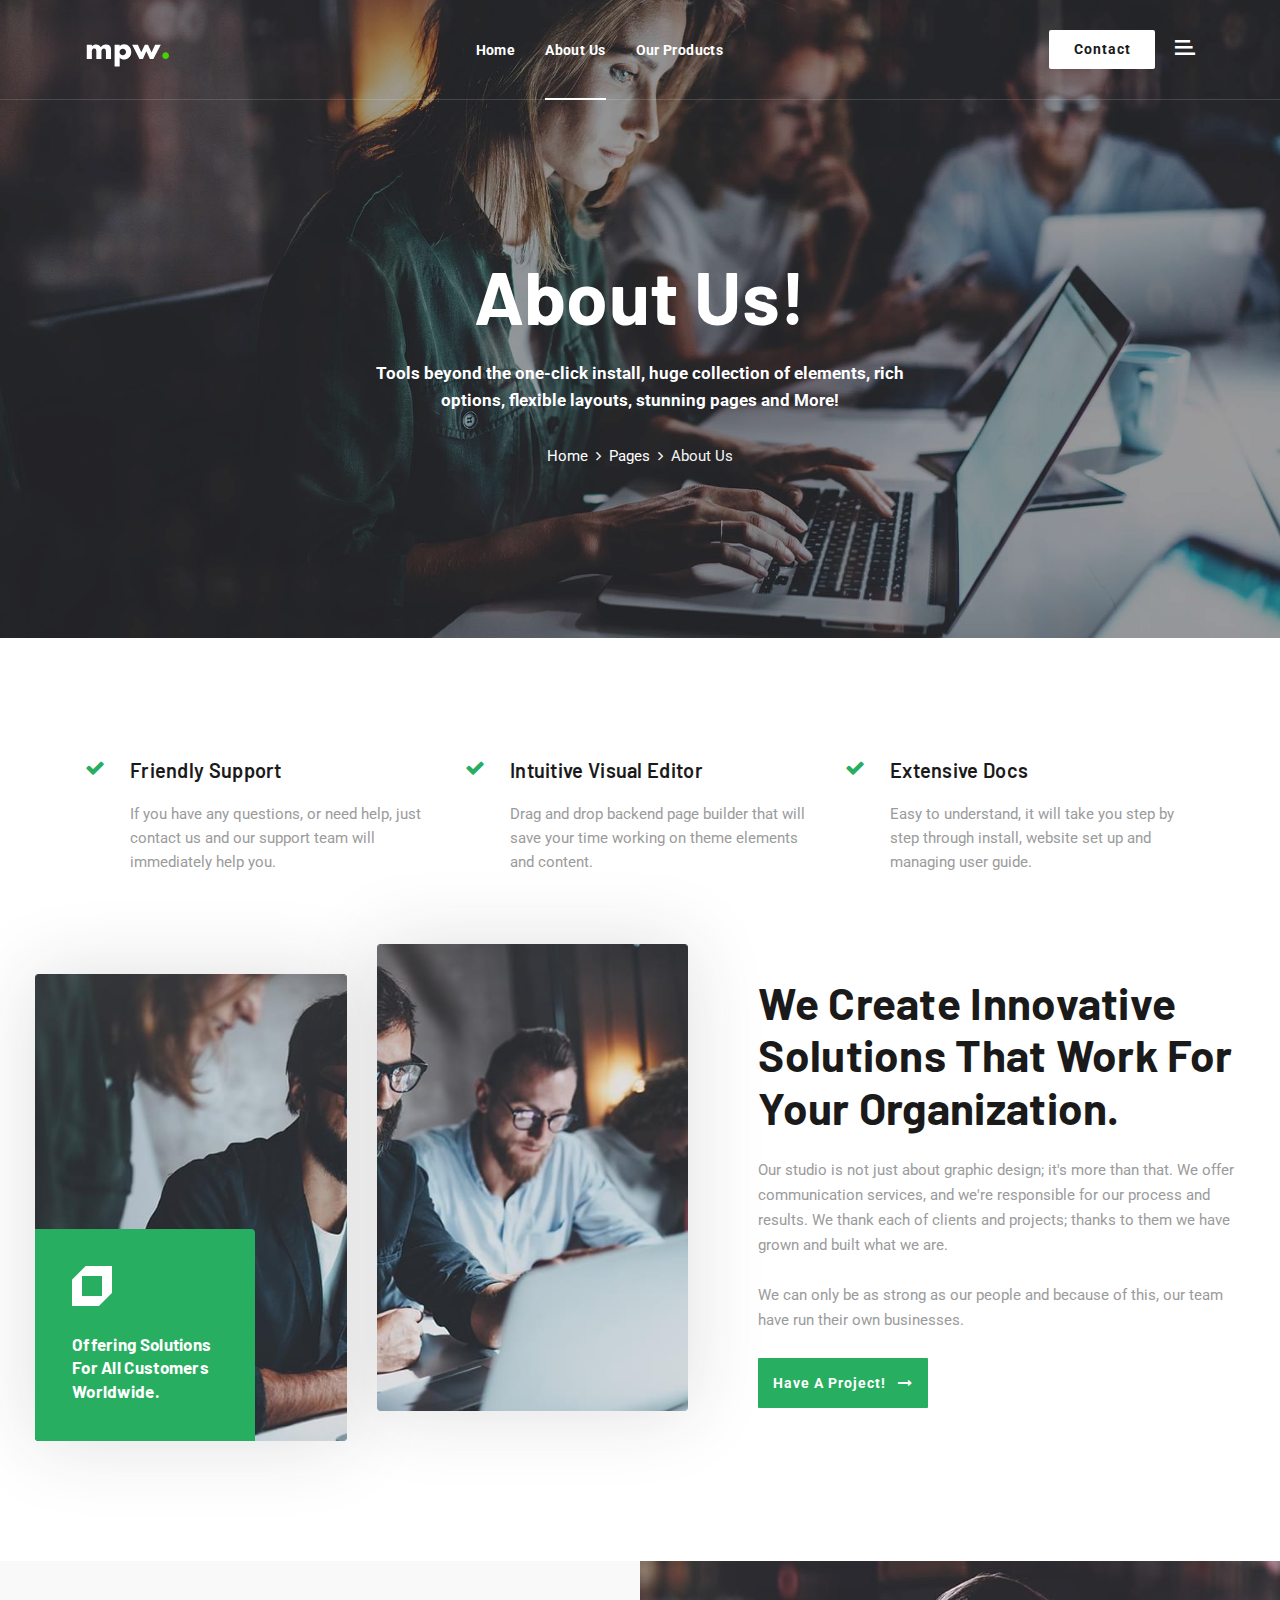
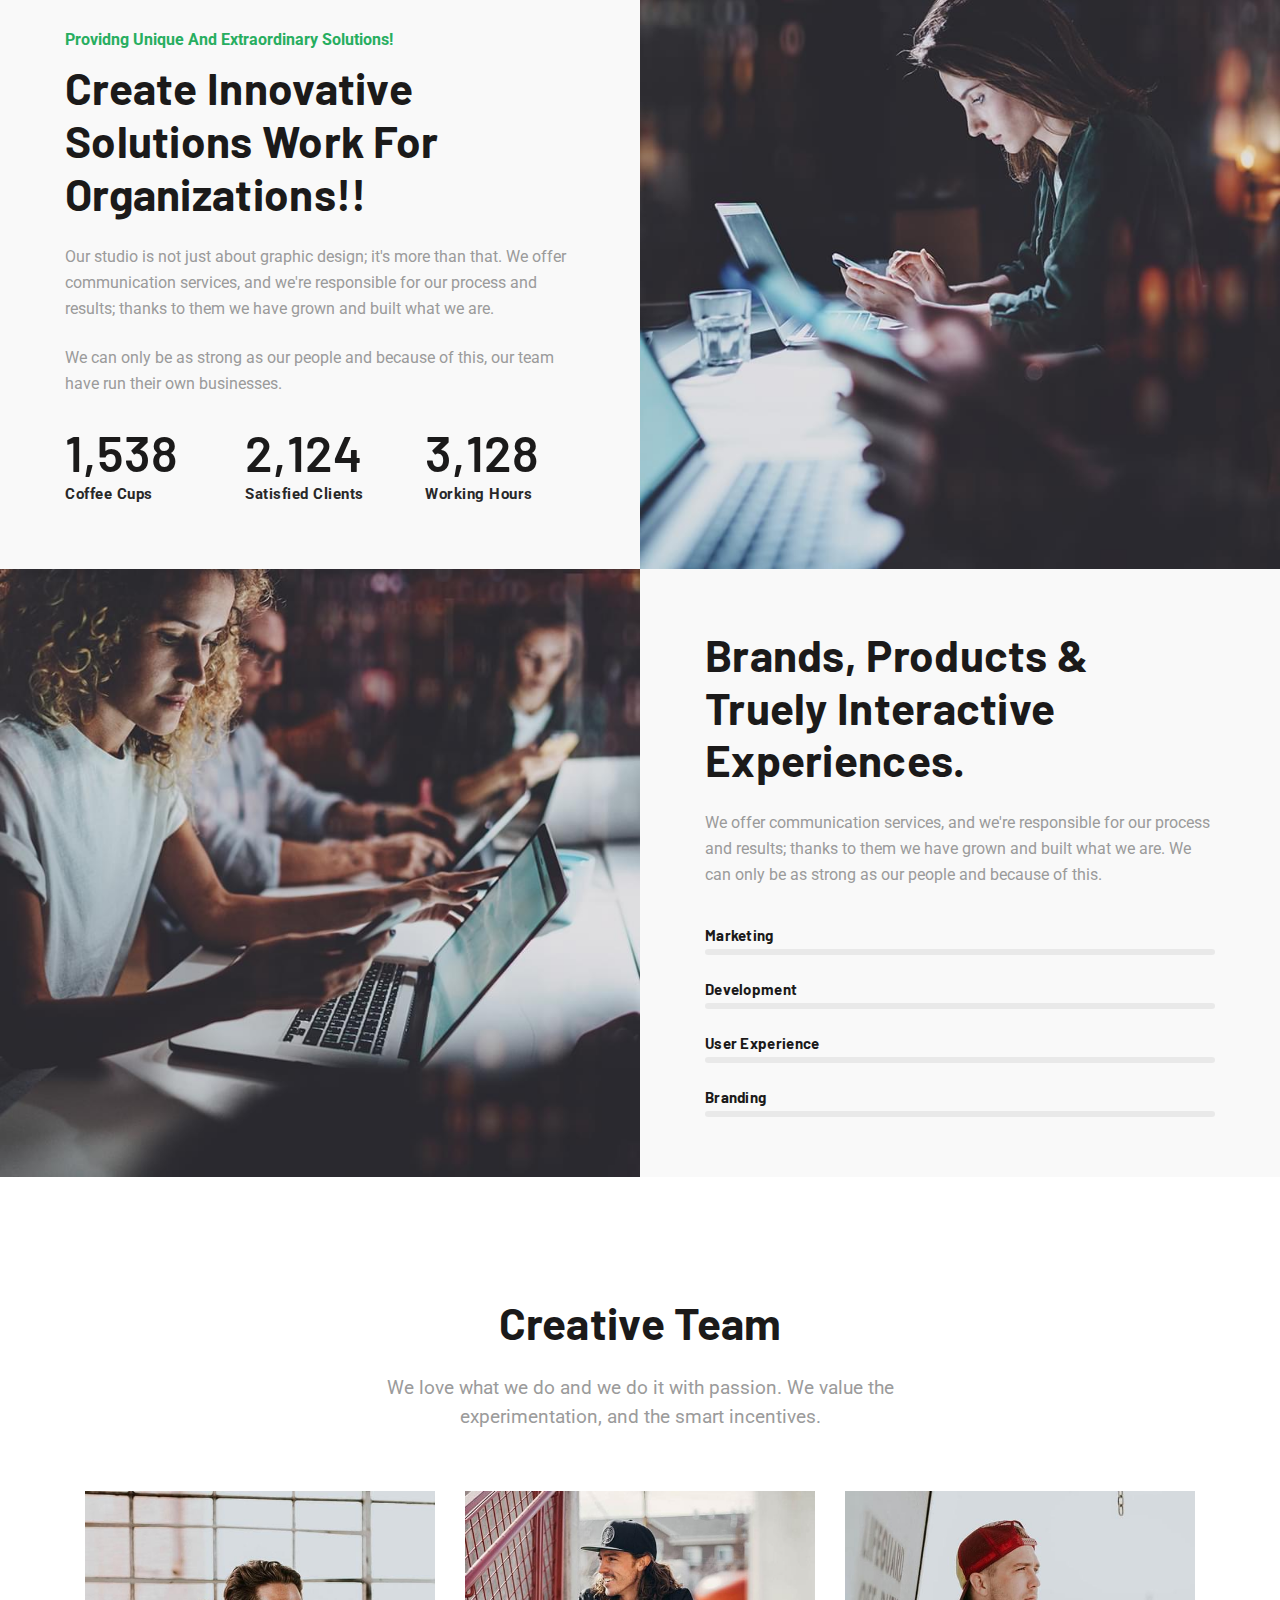
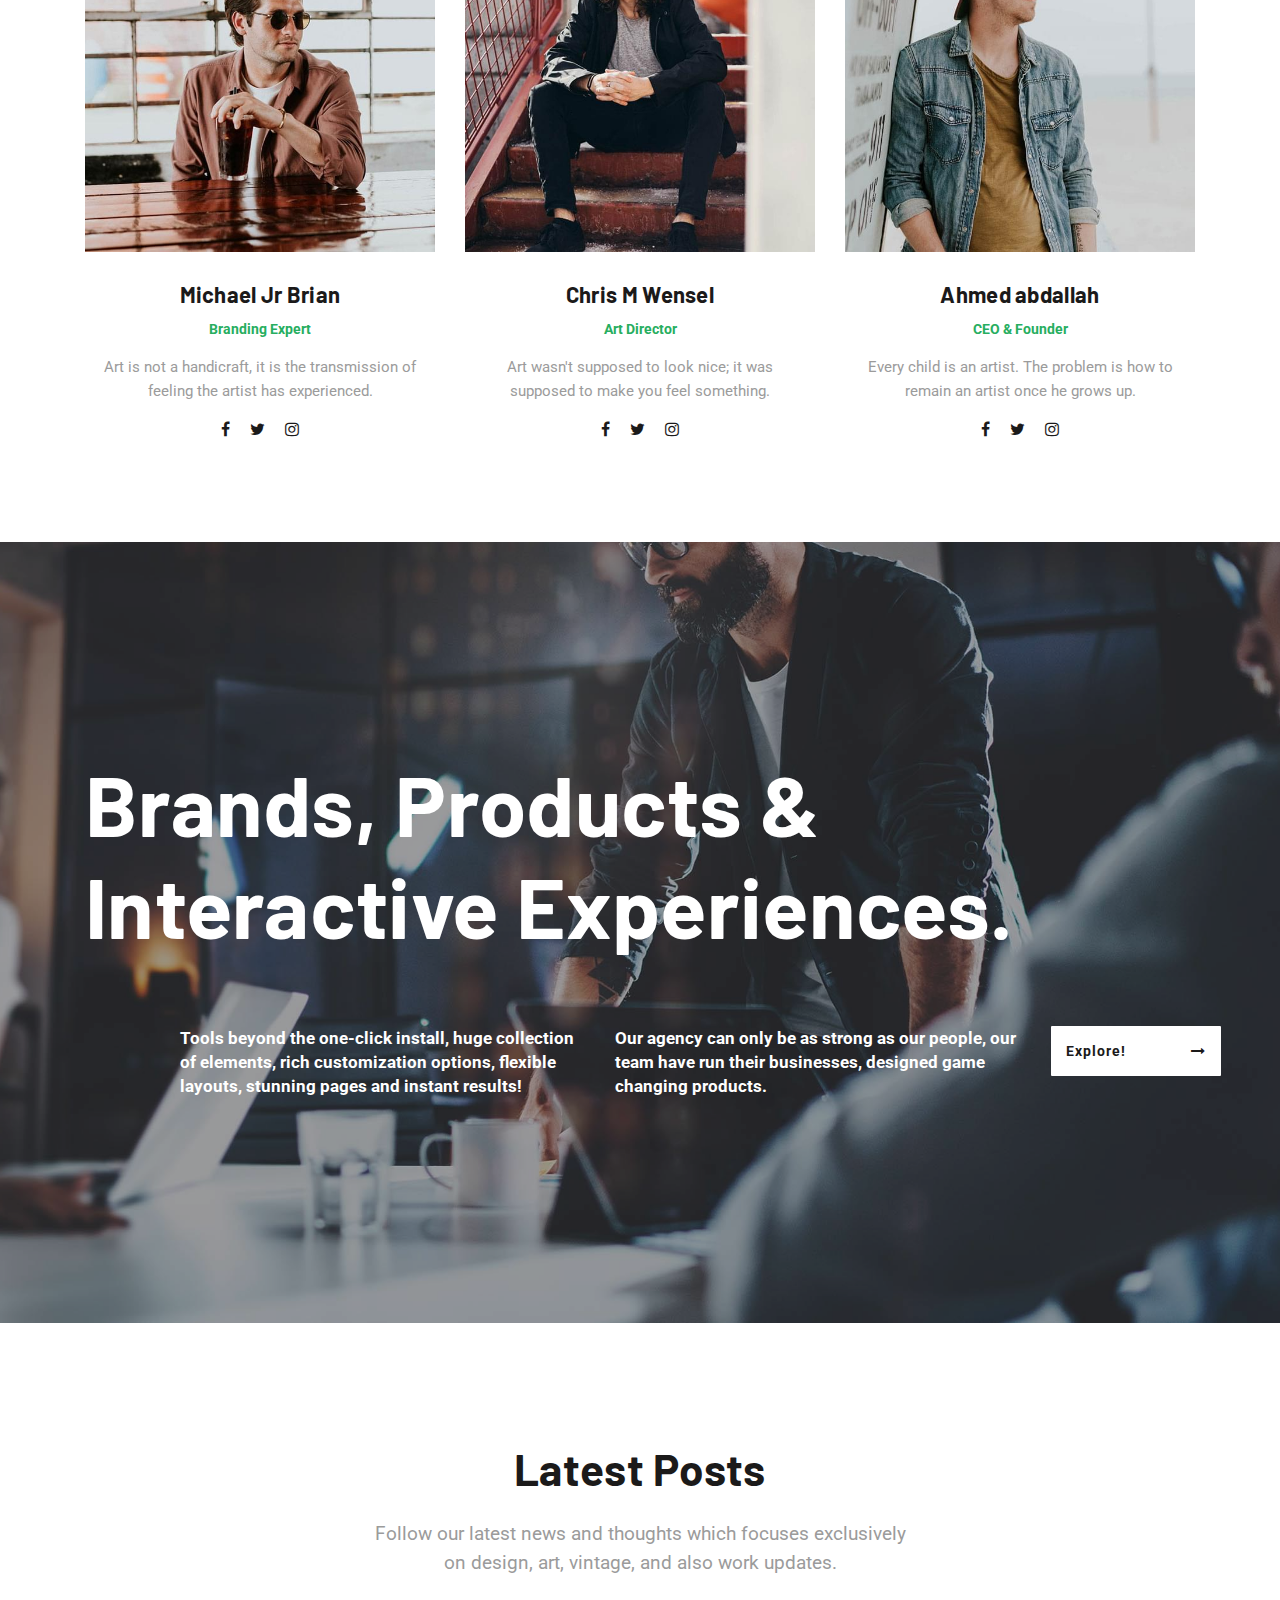
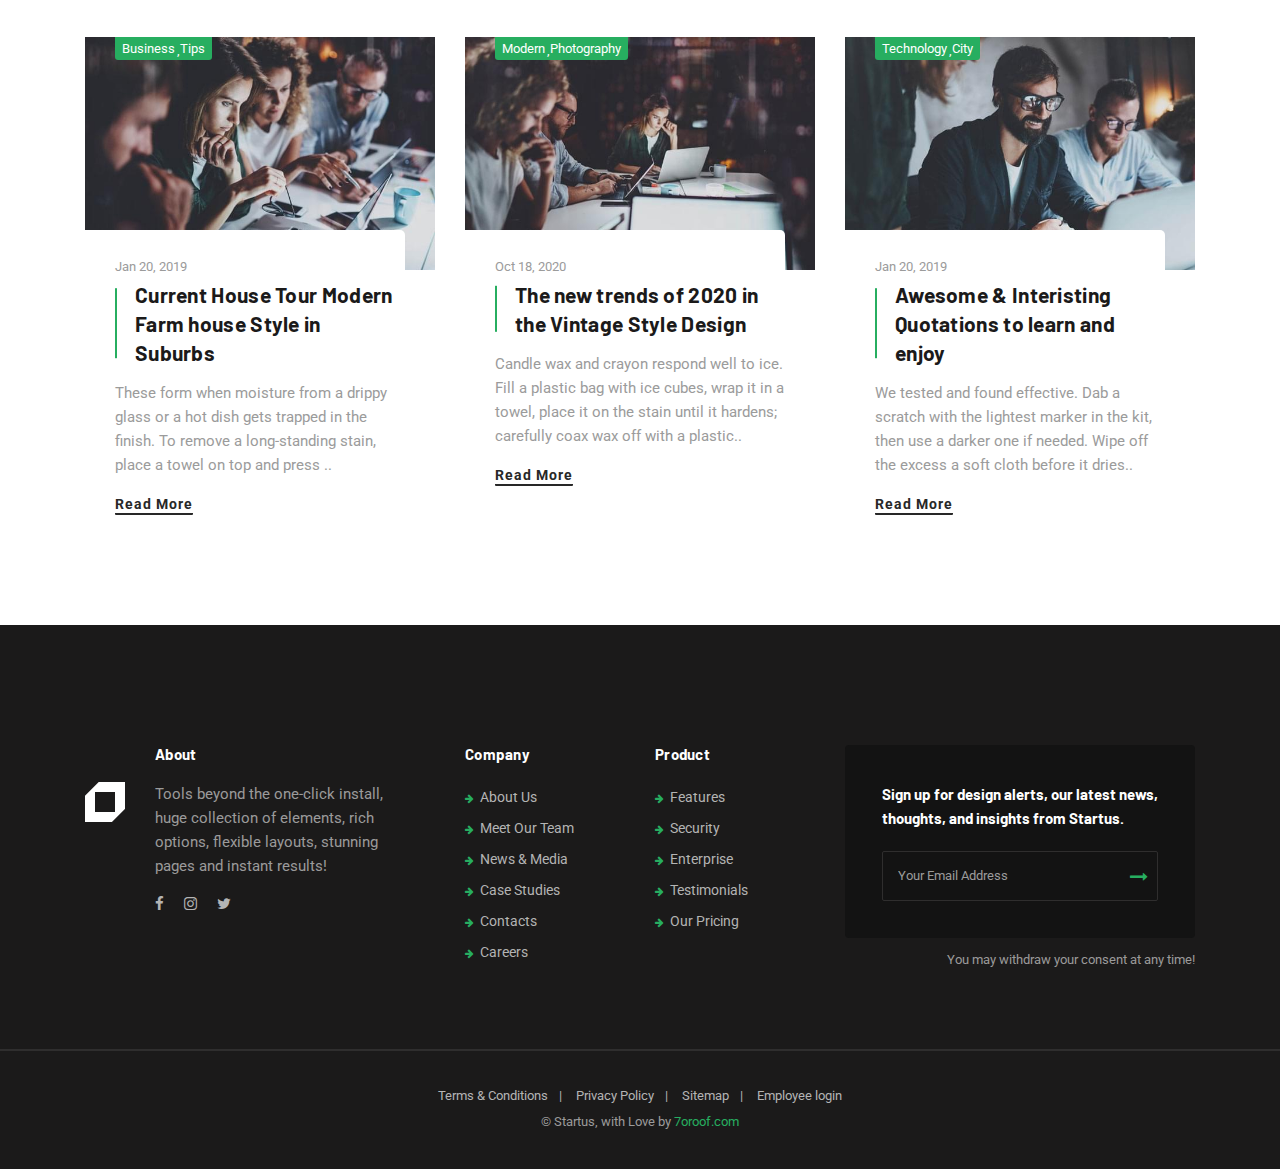
<file: about-us.html>
<!DOCTYPE html>
<html lang="en">


<!-- Mirrored from 7oroof.com/demos/startus/about-us.html by HTTrack Website Copier/3.x [XR&CO'2014], Wed, 18 Nov 2020 07:55:35 GMT -->
<head>
  <meta charset="UTF-8" />
  <meta name="viewport" content="width=device-width, initial-scale=1.0" />
  <meta http-equiv="X-UA-Compatible" content="ie=edge" />
  <meta name="description" content="Mittal Plastic Works - A Plastic Injection Moulding Company">
  <link href="assets/images/favicon/mpwfavicon.png" rel="icon">
  <title>Mittal Plastic Works - A Plastic Injection Moulding Company</title>
  <link rel="stylesheet"
    href="https://fonts.googleapis.com/css?family=Barlow:400,500,600,700%7cRoboto:400,500,700&amp;display=swap">
  <link rel="stylesheet" href="assets/css/libraries.css" />
  <link rel="stylesheet" href="assets/css/style.css" />
</head>

<body>
  <div class="wrapper">
    <!-- =========================
        Header 
    =========================== -->
    <header class="header header-transparent">
      <nav class="navbar navbar-expand-lg">
        <div class="container">
          <a class="navbar-brand" href="index.html">
            <img src="assets/images/logo/logo-light.svg" class="logo-light" alt="logo">
            <img src="assets/images/logo/logo-dark.svg" class="logo-dark" alt="logo">
          </a>
          <button class="navbar-toggler" type="button">
            <span class="menu-lines"><span></span></span>
          </button>
          <div class="collapse navbar-collapse" id="mainNavigation">
            <ul class="navbar-nav mr-auto ml-auto">
              <li class="nav__item with-dropdown">
                <a href="index.html" class="dropdown-toggle nav__item-link">Home</a>
              </li><!-- /.nav-item -->
              <li class="nav__item with-dropdown">
                <a href="about-us.html" class="dropdown-toggle nav__item-link active">About Us</a>
              </li><!-- /.nav-item -->
              <li class="nav__item with-dropdown">
                <a href="products.html" class="dropdown-toggle nav__item-link">Our Products</a>
                <ul class="dropdown-menu">
                  <li class="nav__item">
                    <a href="portfolio-single-small-masonry.html" class="nav__item-link">product 1</a>
                  </li><!-- /.nav-item -->
                  <li class="nav__item">
                    <a href="portfolio-single-small-masonry.html" class="nav__item-link">product 2</a>
                  </li><!-- /.nav-item -->
                  <li class="nav__item">
                    <a href="portfolio-single-small-masonry.html" class="nav__item-link">product 3</a>
                  </li><!-- /.nav-item -->
                </ul><!-- /.dropdown-menu -->
              </li><!-- /.nav-item -->             
            </ul><!-- /.navbar-nav -->
          </div><!-- /.navbar-collapse -->
          <div class="navbar-actions">
            <ul class="navbar__actions-list list-unstyled mb-0 d-flex align-items-center">
              <!-- <li>
                <a href="#" class="action__btn action__btn-cart">
                  <i class="icon-cart"></i><span class="cart__counter">3</span>
                </a>
              </li> -->
              <li><a href="contacts.html" class="action__btn btn btn__white action__btn-contact">Contact</a></li>
              <!-- <li><a href="#" class="action__btn action__btn-search"><i class="icon-search"></i></a></li> -->
              <li><a href="#" class="action__btn action__btn-humburgerMenu"><i class="icon-menu"></i></a></li>
            </ul><!-- /.navbar__actions-list -->

          </div><!-- /.navbar-actions -->
        </div><!-- /.container -->
      </nav><!-- /.navabr -->
    </header><!-- /.Header -->

    <!-- ========================
       page title 
    =========================== -->
    <section class="page-title page-title-layout1 text-center bg-overlay">
      <div class="bg-img"><img src="assets/images/backgrounds/4.jpg" alt="background"></div>
      <div class="container">
        <div class="row">
          <div class="col-sm-12 col-md-12 col-lg-6 offset-lg-3">
            <h1 class="pagetitle__heading">About Us!</h1>
            <p class="pagetitle__desc">Tools beyond the one-click install, huge collection of elements, rich options,
              flexible layouts, stunning pages and More!</p>
            <nav aria-label="breadcrumb">
              <ol class="breadcrumb justify-content-center">
                <li class="breadcrumb-item"><a href="#">Home</a></li>
                <li class="breadcrumb-item"><a href="#">Pages</a></li>
                <li class="breadcrumb-item active" aria-current="page">About Us</li>
              </ol>
            </nav>
          </div><!-- /.col-lg-6 -->
        </div><!-- /.row -->
      </div><!-- /.container -->
    </section><!-- /.page-title -->

    <!-- ==========================
         fancybox layout 1
    =========================== -->
    <section class="fancybox-layout1 pb-70">
      <div class="container">
        <div class="row">
          <!-- fancybox item #1 -->
          <div class="col-sm-12 col-md-12 col-lg-4">
            <div class="fancybox-item">
              <div class="fancybox__icon">
                <i class="fa fa-check"></i>
              </div><!-- /.fancybox-icon -->
              <div class="fancybox__content">
                <h4 class="fancybox__title">Friendly Support</h4>
                <p class="fancybox__desc">If you have any questions, or need help, just contact us and our support team
                  will immediately help you.</p>
              </div><!-- /.fancybox-content -->
            </div><!-- /.fancybox-item -->
          </div><!-- /.col-lg-4 -->
          <!-- fancybox item #2 -->
          <div class="col-sm-12 col-md-12 col-lg-4">
            <div class="fancybox-item">
              <div class="fancybox__icon">
                <i class="fa fa-check"></i>
              </div><!-- /.fancybox-icon -->
              <div class="fancybox__content">
                <h4 class="fancybox__title">Intuitive Visual Editor</h4>
                <p class="fancybox__desc">Drag and drop backend page builder that will save your time working on theme
                  elements and content.</p>
              </div><!-- /.fancybox-content -->
            </div><!-- /.fancybox-item -->
          </div><!-- /.col-lg-4 -->
          <!-- fancybox item #3 -->
          <div class="col-sm-12 col-md-12 col-lg-4">
            <div class="fancybox-item">
              <div class="fancybox__icon">
                <i class="fa fa-check"></i>
              </div><!-- /.fancybox-icon -->
              <div class="fancybox__content">
                <h4 class="fancybox__title">Extensive Docs</h4>
                <p class="fancybox__desc">Easy to understand, it will take you step by step through install, website set
                  up and managing user guide.</p>
              </div><!-- /.fancybox-content -->
            </div><!-- /.fancybox-item -->
          </div><!-- /.col-lg-4 -->
        </div><!-- /.row -->
      </div><!-- /.container -->
    </section><!-- /. fancybox layout 1 -->

    <!-- ================================
      about
      =============================== -->
    <section class="about-layout1 pt-0">
      <div class="container">
        <div class="row align-items-center">
          <div class="col-sm-6 col-md-12 col-lg-7">
            <div class="about__imgs-wrapper d-flex">
              <div class="about__img">
                <img src="assets/images/about/1.jpg" alt="img" class="img-fluid w-100">
              </div><!-- /.about__img -->
              <div class="about__img">
                <img src="assets/images/about/2.jpg" alt="img" class="img-fluid w-100">
              </div><!-- /.about__img -->
              <div class="cta__box">
                <img src="assets/images/logo/logo-light-mini.png" alt="logo">
                <h4 class="cta__box-title">Offering Solutions For All Customers Worldwide.</h4>
              </div><!-- /.cta__box -->
            </div><!-- /.about__imgs-wrapper -->
          </div><!-- /.col-lg-6 -->
          <div class="col-sm-12 col-md-12 col-lg-5">
            <div class="heading">
              <h2 class="heading__title">We Create Innovative Solutions That Work For Your Organization.</h2>
              <p class="heading__desc">Our studio is not just about graphic design; it's more than that. We offer
                communication services, and we're responsible for our process and results. We thank each of clients and
                projects; thanks to them we have grown and built what we are. </p>
              <p class="heading__desc">We can only be as strong as our people and because of this, our team have run
                their own businesses.</p>
            </div><!-- /.heading -->
            <a href="#" class="btn btn__primary btn__icon">
              <span>Have A Project!</span>
              <i class="fa fa-long-arrow-right"></i>
            </a>
          </div><!-- /.col-lg-6 -->
        </div><!-- /.row -->
      </div><!-- /.container -->
    </section><!-- /.about -->

    <!-- ================================
       Banner 1
      =============================== -->
    <section class="banner-layout1 bg-gray py-0">
      <div class="container-fluid col-padding-0">
        <div class="row align-items-center">
          <div class="col-sm-12 col-md-12 col-lg-6">
            <div class="inner-padding">
              <div class="heading mb-30">
                <span class="heading__subtitle">Providng Unique And Extraordinary Solutions!</span>
                <h2 class="heading__title">Create Innovative Solutions Work For Organizations!!</h2>
                <p class="heading__desc">Our studio is not just about graphic design; it's more than that. We offer
                  communication services, and we're responsible for our process and results; thanks to them we have
                  grown and built what we are. </p>
                <p class="heading__desc">We can only be as strong as our people and because of this, our team have run
                  their own businesses.</p>
              </div><!-- /.heading -->
              <div class="row counter-row">
                <!-- counter item #1 -->
                <div class="col-4">
                  <div class="counter-item">
                    <h4 class="counter">1,538</h4>
                    <p class="counter__desc">Coffee Cups</p>
                  </div>
                </div><!-- /.col-lg-3 -->
                <!-- counter item #2 -->
                <div class="col-4">
                  <div class="counter-item">
                    <h4 class="counter">2,124</h4>
                    <p class="counter__desc">Satisfied Clients</p>
                  </div>
                </div><!-- /.col-lg-3 -->
                <!-- counter item #3 -->
                <div class="col-4">
                  <div class="counter-item">
                    <h4 class="counter">3,128</h4>
                    <p class="counter__desc">Working Hours</p>
                  </div>
                </div><!-- /.col-lg-3 -->
              </div><!-- /.row -->
            </div>
          </div><!-- /.col-lg-6 -->
          <div class="col-sm-12 col-md-12 col-lg-6">
            <img src="assets/images/banners/2.jpg" alt="banner">
          </div><!-- /.col-lg-6 -->
        </div><!-- /.row -->
      </div><!-- /.container -->
    </section><!-- /.banner 1 -->

    <!-- ================================
       Banner 2
      =============================== -->
    <section class="banner-layout2 animated-Progressbars bg-gray py-0">
      <div class="container-fluid col-padding-0">
        <div class="row align-items-center">
          <div class="col-sm-12 col-md-12 col-lg-6">
            <img src="assets/images/banners/1.jpg" alt="banner">
          </div><!-- /.col-lg-6 -->
          <div class="col-sm-12 col-md-12 col-lg-6">
            <div class="inner-padding">
              <div class="heading mb-40">
                <h2 class="heading__title">Brands, Products & Truely Interactive Experiences.</h2>
                <p class="heading__desc">We offer communication services, and we're responsible for our process and
                  results; thanks to them we have grown and built what we are. We can only be as strong as our people
                  and because of this.</p>
              </div><!-- /.heading -->
              <!-- progress 1 -->
              <div class="progress-item">
                <h6 class="progress__title">Marketing</h6>
                <div class="progress">
                  <div class="progress-bar" aria-valuenow="95" aria-valuemin="0" aria-valuemax="100" role="progressbar">
                    <span class="progress__percentage"></span>
                  </div>
                </div><!-- /.progress -->
              </div><!-- /.progress-item  -->
              <!-- progress 2 -->
              <div class="progress-item">
                <h6 class="progress__title">Development</h6>
                <div class="progress">
                  <div class="progress-bar" aria-valuenow="87" aria-valuemin="0" aria-valuemax="100" role="progressbar">
                    <span class="progress__percentage"></span>
                  </div>
                </div><!-- /.progress -->
              </div><!-- /.progress-item  -->
              <!-- progress 3 -->
              <div class="progress-item">
                <h6 class="progress__title">User Experience</h6>
                <div class="progress">
                  <div class="progress-bar" aria-valuenow="81" aria-valuemin="0" aria-valuemax="100" role="progressbar">
                    <span class="progress__percentage"></span>
                  </div>
                </div><!-- /.progress -->
              </div><!-- /.progress-item  -->
              <!-- progress 4 -->
              <div class="progress-item">
                <h6 class="progress__title">Branding</h6>
                <div class="progress">
                  <div class="progress-bar" aria-valuenow="70" aria-valuemin="0" aria-valuemax="100" role="progressbar">
                    <span class="progress__percentage"></span>
                  </div>
                </div><!-- /.progress -->
              </div><!-- /.progress-item  -->
            </div>
          </div><!-- /.col-lg-6 -->
        </div><!-- /.row -->
      </div><!-- /.container -->
    </section><!-- /.banner 2 -->

    <!-- ========================
        Team 1
    ========================== -->
    <section class="team-layout1 text-center pb-70">
      <div class="container">
        <div class="row">
          <div class="col-sm-12 col-md-12 col-lg-6 offset-lg-3">
            <div class="heading mb-60">
              <h2 class="heading__title">Creative Team</h2>
              <p class="heading__desc">We love what we do and we do it with passion. We value the experimentation, and
                the smart incentives.</p>
            </div><!-- /.heading -->
          </div><!-- /.col-lg-6 -->
        </div><!-- /.row -->
        <div class="row">
          <!-- Member #1 -->
          <div class="col-sm-12 col-md-4 col-lg-4">
            <div class="member">
              <div class="member__img">
                <img src="assets/images/team/1.jpg" alt="member img">
              </div><!-- /.member-img -->
              <div class="member__info">
                <h5 class="member__name">Michael Jr Brian</h5>
                <p class="member__desc">Branding Expert</p>
                <p class="member__bio">Art is not a handicraft, it is the transmission of feeling the artist has
                  experienced.</p>
                <ul class="social__icons justify-content-center list-unstyled mb-0">
                  <li><a href="#"><i class="fa fa-facebook"></i></a></li>
                  <li><a href="#"><i class="fa fa-twitter"></i></a></li>
                  <li><a href="#"><i class="fa fa-instagram"></i></a></li>
                </ul><!-- /.social-icons -->
              </div><!-- /.member-info -->
            </div><!-- /.member -->
          </div><!-- /.col-lg-4 -->
          <!-- Member #2 -->
          <div class="col-sm-12 col-md-4 col-lg-4">
            <div class="member">
              <div class="member__img">
                <img src="assets/images/team/2.jpg" alt="member img">
              </div><!-- /.member-img -->
              <div class="member__info">
                <h5 class="member__name">Chris M Wensel</h5>
                <p class="member__desc">Art Director</p>
                <p class="member__bio">Art wasn't supposed to look nice; it was supposed to make you feel something.</p>

                <ul class="social__icons justify-content-center list-unstyled mb-0">
                  <li><a href="#"><i class="fa fa-facebook"></i></a></li>
                  <li><a href="#"><i class="fa fa-twitter"></i></a></li>
                  <li><a href="#"><i class="fa fa-instagram"></i></a></li>
                </ul><!-- /.social-icons -->
              </div><!-- /.member-info -->
            </div><!-- /.member -->
          </div><!-- /.col-lg-4 -->
          <!-- Member #3 -->
          <div class="col-sm-12 col-md-4 col-lg-4">
            <div class="member">
              <div class="member__img">
                <img src="assets/images/team/3.jpg" alt="member img">
              </div><!-- /.member-img -->
              <div class="member__info">
                <h5 class="member__name">Ahmed abdallah</h5>
                <p class="member__desc">CEO & Founder</p>
                <p class="member__bio">Every child is an artist. The problem is how to remain an artist once he grows
                  up.</p>
                <ul class="social__icons justify-content-center list-unstyled mb-0">
                  <li><a href="#"><i class="fa fa-facebook"></i></a></li>
                  <li><a href="#"><i class="fa fa-twitter"></i></a></li>
                  <li><a href="#"><i class="fa fa-instagram"></i></a></li>
                </ul><!-- /.social-icons -->
              </div><!-- /.member-info -->
            </div><!-- /.member -->
          </div><!-- /.col-lg-4 -->
        </div><!-- /.row -->
      </div><!-- /.container -->
    </section><!-- /.team1  -->

    <!-- ================================
      Call to Action
      =============================== -->
    <section class="cta-layout1 bg-overlay">
      <div class="bg-img">
        <img src="assets/images/backgrounds/1.jpg" alt="background">
      </div>
      <div class="container">
        <div class="row">
          <div class="col-sm-12 col-md-12 col-lg-12">
            <h3 class="cta__title mb-70">Brands, Products & Interactive Experiences.</h3>
          </div><!-- /.col-lg-12 -->
          <div class="col-sm-12 col-md-12 col-lg-12 col-xl-11 offset-xl-1">
            <div class="row">
              <div class="col-sm-12 col-md-12 col-lg-5">
                <p class="cta__desc">Tools beyond the one-click install, huge collection of elements, rich customization
                  options, flexible layouts, stunning pages and instant results!</p>
              </div><!-- /.col-lg-5 -->
              <div class="col-sm-12 col-md-12 col-lg-5 col-xl-5">
                <p class="cta__desc">Our agency can only be as strong as our people, our team have run their businesses,
                  designed game changing products.</p>
              </div><!-- /.col-lg-5 -->
              <div class="col-sm-12 col-md-12 col-lg-12 col-xl-2">
                <a href="#" class="btn btn__white btn__icon">
                  <span>Explore!</span>
                  <i class="fa fa-long-arrow-right"></i>
                </a>
              </div><!-- /.col-lg-2 -->
            </div><!-- /.row -->
          </div><!-- /.col-lg-11 -->
        </div><!-- /.row -->
      </div><!-- /.container -->
    </section><!-- /.Call to Action -->

    <!-- ========================
       Blog Grid
    ========================== -->
    <section class="blog-grid pb-70">
      <div class="container">
        <div class="row">
          <div class="col-sm-12 col-md-12 col-lg-6 offset-lg-3">
            <div class="heading text-center mb-60">
              <h2 class="heading__title">Latest Posts</h2>
              <p class="heading__desc">Follow our latest news and thoughts which focuses exclusively on design, art,
                vintage, and also work updates.</p>
            </div><!-- /.heading -->
          </div><!-- /.col-lg-6 -->
        </div><!-- /.row -->
        <div class="row">
          <!-- post Item #1 -->
          <div class="col-sm-6 col-md-6 col-lg-4">
            <div class="post-item">
              <div class="post__img">
                <a href="#">
                  <img src="assets/images/blog/grid/1.jpg" alt="blog image">
                </a>
              </div><!-- /.entry-img -->
              <div class="post__meta-cat">
                <a href="#">Business</a><a href="#">Tips</a>
              </div><!-- /.post-meta-cat -->
              <div class="post__content">
                <div class="post__meta">
                  <span class="post__meta-date">Jan 20, 2019</span>
                </div><!-- /.post-meta -->
                <h4 class="post__title"><a href="#">Current House Tour Modern Farm house Style in Suburbs</a></h4>
                <p class="post__desc">These form when moisture from a drippy glass or a hot dish gets trapped in the
                  finish. To remove a long-standing stain, place a towel on top and press ..</p>
                <a href="#" class="btn btn__secondary btn__link">Read More</a>
              </div><!-- /.post-content -->
            </div><!-- /.post-item -->
          </div><!-- /.col-lg-4 -->
          <!-- post Item #2 -->
          <div class="col-sm-6 col-md-6 col-lg-4">
            <div class="post-item">
              <div class="post__img">
                <a href="#">
                  <img src="assets/images/blog/grid/2.jpg" alt="blog image">
                </a>
              </div><!-- /.entry-img -->
              <div class="post__meta-cat">
                <a href="#">Modern</a><a href="#">Photography</a>
              </div><!-- /.post-meta-cat -->
              <div class="post__content">
                <div class="post__meta">
                  <span class="post__meta-date">Oct 18, 2020</span>
                </div><!-- /.post-meta -->
                <h4 class="post__title"><a href="#">The new trends of 2020 in the Vintage Style Design</a>
                </h4>
                <p class="post__desc">Candle wax and crayon respond well to ice. Fill a plastic bag with ice cubes, wrap
                  it in a towel, place it on the stain until it hardens; carefully coax wax off with a plastic..</p>
                <a href="#" class="btn btn__secondary btn__link">Read More</a>
              </div><!-- /.post-content -->
            </div><!-- /.post-item -->
          </div><!-- /.col-lg-4 -->
          <!-- post Item #3 -->
          <div class="col-sm-6 col-md-6 col-lg-4">
            <div class="post-item">
              <div class="post__img">
                <a href="#">
                  <img src="assets/images/blog/grid/3.jpg" alt="blog image">
                </a>
              </div><!-- /.entry-img -->
              <div class="post__meta-cat">
                <a href="#">Technology</a><a href="#">City</a>
              </div><!-- /.post-meta-cat -->
              <div class="post__content">
                <div class="post__meta">
                  <span class="post__meta-date">Jan 20, 2019</span>
                </div><!-- /.post-meta -->
                <h4 class="post__title"><a href="#">Awesome & Interisting Quotations to learn and enjoy</a></h4>
                <p class="post__desc">We tested and found effective. Dab a scratch with the lightest marker in the kit,
                  then use a darker one if needed. Wipe off the excess a soft cloth before it dries..</p>
                <a href="#" class="btn btn__secondary btn__link">Read More</a>
              </div><!-- /.post-content -->
            </div><!-- /.post-item -->
          </div><!-- /.col-lg-4 -->
        </div><!-- /.row -->
      </div><!-- /.container -->
    </section><!-- /.Blog Grid -->

    <!-- ========================
      Footer
    ========================== -->
    <footer class="footer">
      <div class="footer-top">
        <div class="container">
          <div class="row">
            <div class="col-sm-12 col-md-12 col-lg-4 col-xl-4 footer__widget footer__widget-about">
              <h6 class="footer__widget-title">About</h6>
              <div class="footer__widget-content d-flex">
                <div class="widget__about-logo">
                  <img src="assets/images/logo/logo-light-mini.png" alt="logo">
                </div>
                <div class="widget__about-text">
                  <p>Tools beyond the one-click install, huge collection of elements, rich options, flexible layouts,
                    stunning pages and instant results!</p>
                  <ul class="social__icons list-unstyled">
                    <li><a href="#"><i class="fa fa-facebook"></i></a></li>
                    <li><a href="#"><i class="fa fa-instagram"></i></a></li>
                    <li><a href="#"><i class="fa fa-twitter"></i></a></li>
                  </ul><!-- /.social-icons -->
                </div>
              </div>
            </div><!-- /.col-xl-3 -->
            <div class="col-6 col-sm-6 col-md-3 col-lg-3 col-xl-2  footer__widget footer__widget-nav">
              <h6 class="footer__widget-title">Company</h6>
              <div class="footer__widget-content">
                <nav>
                  <ul class="list-unstyled">
                    <li><a href="#">About Us</a></li>
                    <li><a href="#">Meet Our Team</a></li>
                    <li><a href="#">News & Media</a></li>
                    <li><a href="#">Case Studies</a></li>
                    <li><a href="#">Contacts</a></li>
                    <li><a href="#">Careers</a></li>
                  </ul>
                </nav>
              </div><!-- /.footer-widget-content -->
            </div><!-- /.col-xl-2 -->
            <div class="col-6 col-sm-6 col-md-3 col-lg-3 col-xl-2 footer__widget footer__widget-nav">
              <h6 class="footer__widget-title">Product</h6>
              <div class="footer__widget-content">
                <nav>
                  <ul class="list-unstyled">
                    <li><a href="#">Features</a></li>
                    <li><a href="#">Security</a></li>
                    <li><a href="#">Enterprise</a></li>
                    <li><a href="#">Testimonials</a></li>
                    <li><a href="#">Our Pricing</a></li>
                  </ul>
                </nav>
              </div><!-- /.footer-widget-content -->
            </div><!-- /.col-xl-2 -->
            <div class="col-sm-12 col-md-6 col-lg-6 col-xl-4 footer__widget footer__widget-newsletter">
              <div class="footer__widget-content">
                <p>Sign up for design alerts, our latest news, thoughts, and insights from Startus.</p>
                <form class="widget__newsletter-form">
                  <div class="form-group mb-0">
                    <input type="text" class="form-control" placeholder="Your Email Address">
                    <button type="submit" class="submit-btn">
                      <i class="fa fa-long-arrow-right"></i>
                    </button>
                  </div>
                </form>
              </div><!-- /.footer-widget-content -->
              <p class="text-right fz-13 mt-10 mb-0">You may withdraw your consent at any time!</p>
            </div><!-- /.col-xl-4 -->
          </div><!-- /.row -->
        </div><!-- /.container -->
      </div><!-- /.footer-top -->
      <div class="footer-bottom">
        <div class="container">
          <div class="row">
            <div class="col-sm-12 col-md-12 col-lg-12 text-center">
              <div class="footer__copyright">
                <nav>
                  <ul class="footer__copyright-links list-unstyled d-flex flex-wrap justify-content-center mb-0">
                    <li><a href="#">Terms & Conditions </a></li>
                    <li><a href="#">Privacy Policy</a></li>
                    <li><a href="#">Sitemap</a></li>
                    <li><a href="#">Employee login</a></li>
                  </ul>
                </nav>
                <p class="fz-13 mb-0">&copy; Startus, with Love by
                  <a href="http://themeforest.net/user/7oroof">7oroof.com</a>
                </p>
              </div><!-- /.Footer-copyright -->
            </div><!-- /.col-lg-9 -->
          </div><!-- /.row -->
        </div><!-- /.container -->
      </div><!-- /.Footer-bottom -->
    </footer><!-- /.Footer -->
    <button id="scrollTopBtn"><i class="fa fa-long-arrow-up"></i></button>

    <div class="search-popup">
      <i class="search__popup-close">&times;</i>
      <form class="search__popup-form">
        <input type="text" class="search__input" placeholder="Type Words Then Enter">
        <button class="module__search-btn"><i class="fa fa-search"></i></button>
      </form>
    </div><!-- /. search-popup -->

     <div class="hamburger-menu">
      <i class="hamburger__menu-close">&times;</i>
      <div class="hamburger__menu-content">
        
        <h3 class="custome-menus"><a class="hamburger__menu-email" href="index.html">Home</a></h3>
        <h3 class="custome-menus"><a class="hamburger__menu-email" href="about-us.html">About Us</a></h3>
        <h3 class="custome-menus"><a class="hamburger__menu-email" href="products.html">Products</a></h3>
        <h3 class="custome-menus"><a class="hamburger__menu-email" href="contacts.html">Contact</a></h3>
       
        <p class="color-white font-weight-bold custom-margin-top">Follow Us</p>
        <ul class="social__icons list-unstyled mb-0">
          <li><a href="#"><i class="fa fa-facebook"></i></a></li>
          <li><a href="#"><i class="fa fa-instagram"></i></a></li>
          <li><a href="#"><i class="fa fa-twitter"></i></a></li>
          <li><a href="#"><i class="fa fa-dribbble"></i></a></li>
        </ul><!-- /.social-icons -->
      </div><!-- /.hamburger__menu-content -->
    </div><!-- /.hamburger-menu -->

  </div><!-- /.wrapper -->

  <script src="assets/js/jquery-3.3.1.min.js"></script>
  <script src="assets/js/plugins.js"></script>
  <script src="assets/js/main.js"></script>
</body>


<!-- Mirrored from 7oroof.com/demos/startus/about-us.html by HTTrack Website Copier/3.x [XR&CO'2014], Wed, 18 Nov 2020 07:55:42 GMT -->
</html>
</file>
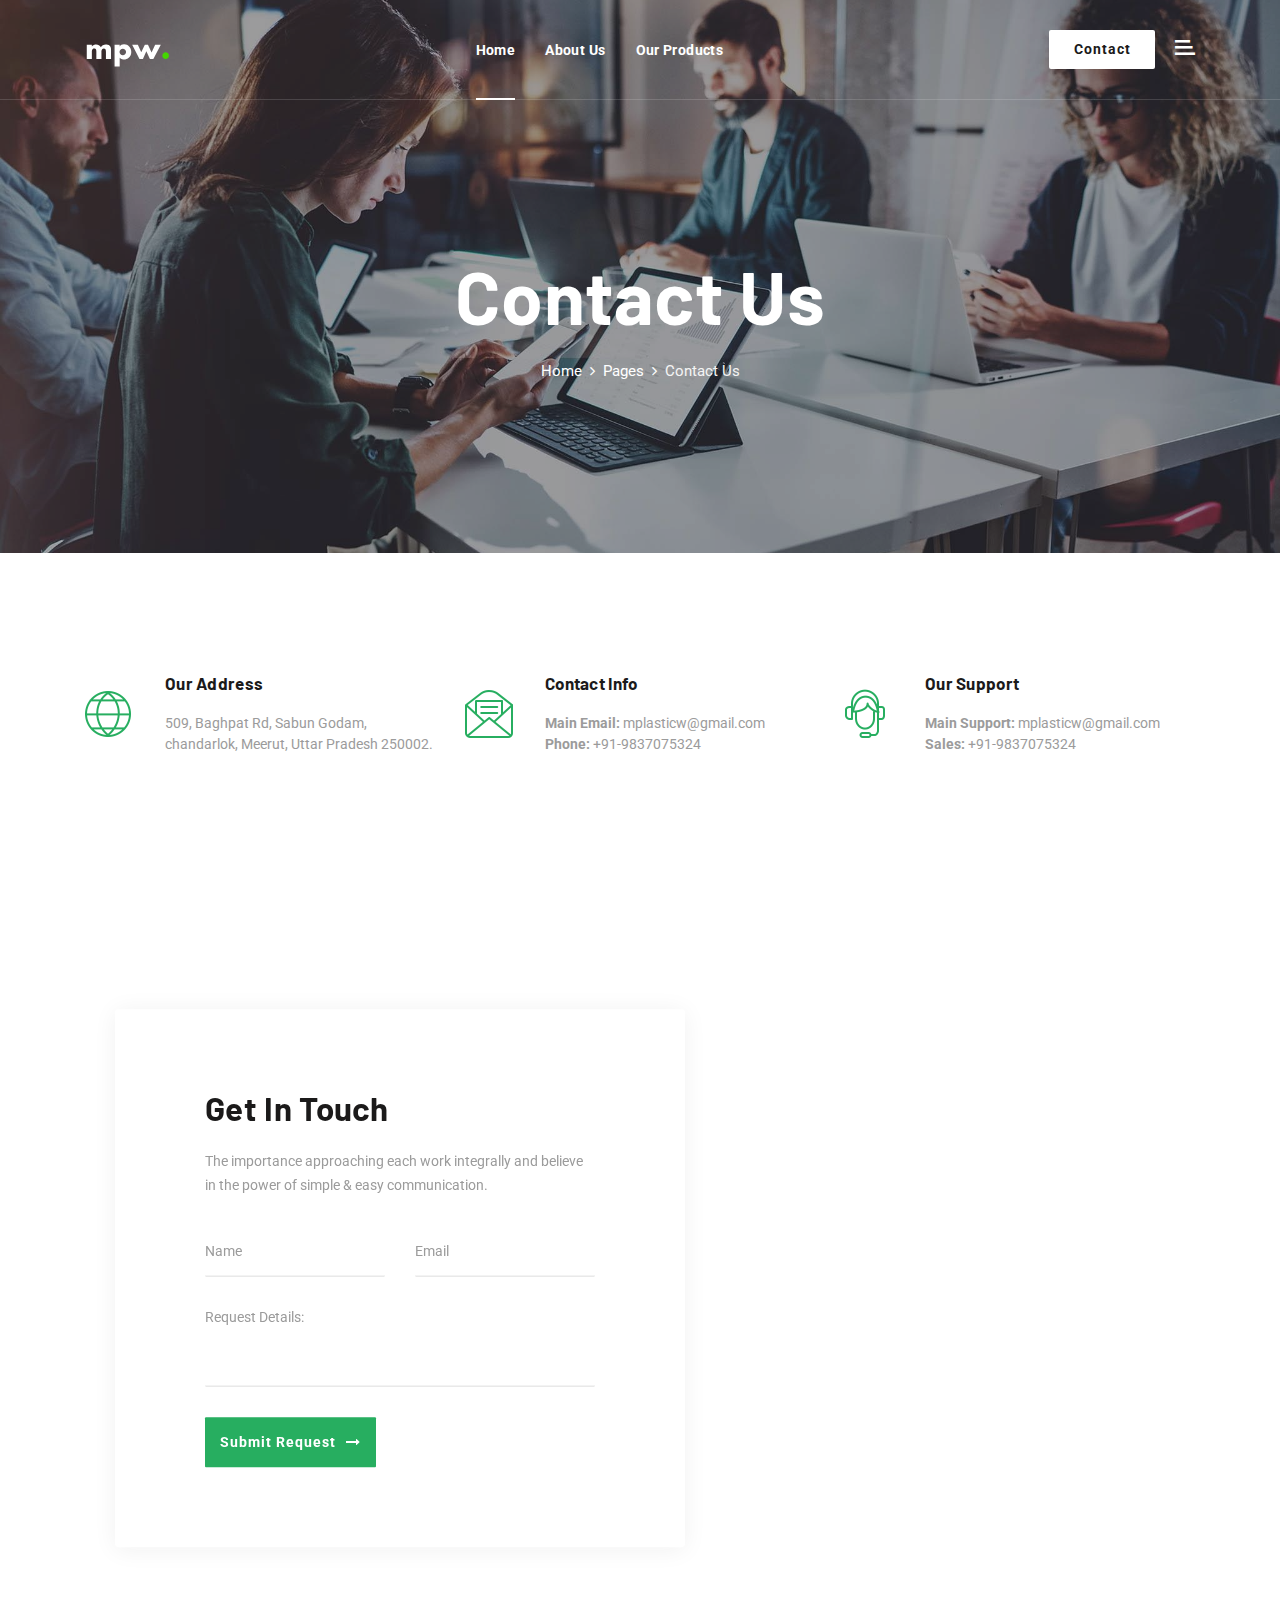
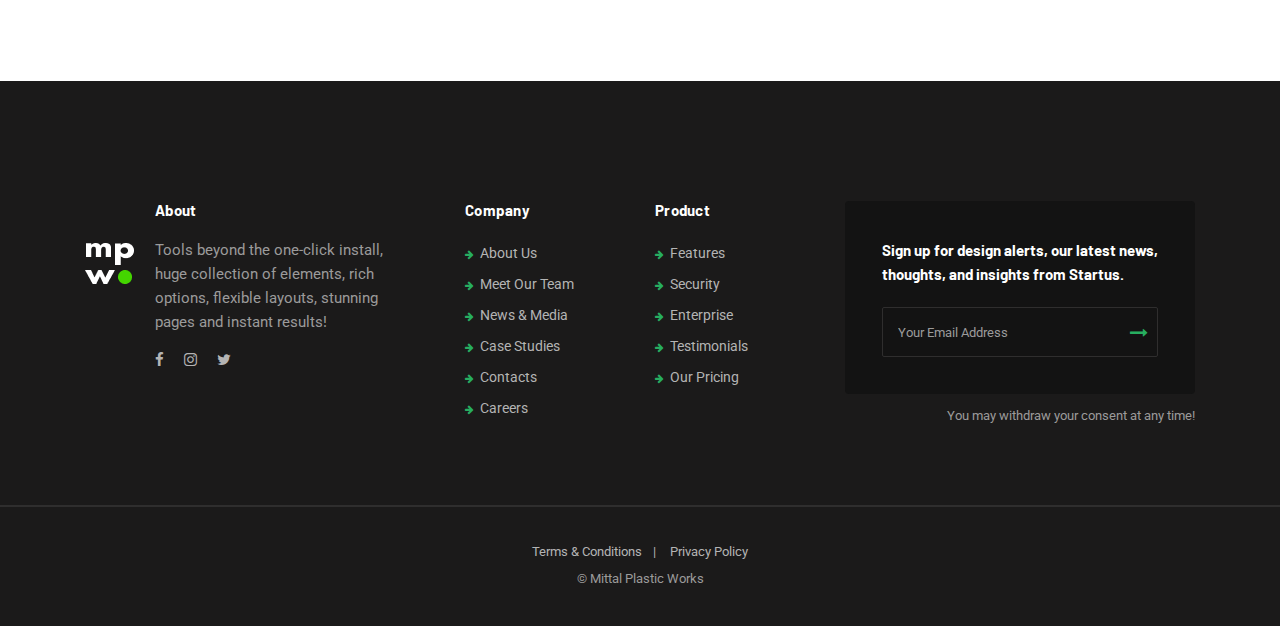
<file: contacts.html>
<!DOCTYPE html>
<html lang="en">



<head>
  <meta charset="UTF-8" />
  <meta name="viewport" content="width=device-width, initial-scale=1.0" />
  <meta http-equiv="X-UA-Compatible" content="ie=edge" />
  <meta name="description" content="Mittal Plastic Works - A Plastic Injection Moulding Company">
  <link href="assets/images/favicon/mpwfavicon.png" rel="icon">
  <title>Mittal Plastic Works - A Plastic Injection Moulding Company</title>
  <link rel="stylesheet"
    href="https://fonts.googleapis.com/css?family=Barlow:400,500,600,700%7cRoboto:400,500,700&amp;display=swap">
  <link rel="stylesheet" href="assets/css/libraries.css" />
  <link rel="stylesheet" href="assets/css/style.css" />
</head>

<body>
  <div class="wrapper">
    <!-- =========================
        Header 
    =========================== -->
    <header class="header header-transparent">
      <nav class="navbar navbar-expand-lg">
        <div class="container">
          <a class="navbar-brand" href="index.html">
            <img src="assets/images/logo/logo-light.svg" class="logo-light" alt="logo">
            <img src="assets/images/logo/logo-dark.svg" class="logo-dark" alt="logo">
          </a>
          <button class="navbar-toggler" type="button">
            <span class="menu-lines"><span></span></span>
          </button>
          <div class="collapse navbar-collapse" id="mainNavigation">
            <ul class="navbar-nav mr-auto ml-auto">
              <li class="nav__item with-dropdown">
                <a href="#" class="dropdown-toggle nav__item-link active">Home</a>
              </li><!-- /.nav-item -->
              <li class="nav__item with-dropdown">
                <a href="about-us.html" class="dropdown-toggle nav__item-link">About Us</a>
              </li><!-- /.nav-item -->
              <li class="nav__item with-dropdown">
                <a href="products.html" class="dropdown-toggle nav__item-link">Our Products</a>
              </li><!-- /.nav-item -->              
            </ul><!-- /.navbar-nav -->
          </div><!-- /.navbar-collapse -->
          <div class="navbar-actions">
            <ul class="navbar__actions-list list-unstyled mb-0 d-flex align-items-center">
              <!-- <li>
                <a href="#" class="action__btn action__btn-cart">
                  <i class="icon-cart"></i><span class="cart__counter">3</span>
                </a>
              </li> -->
              <li><a href="contacts.html" class="action__btn btn btn__white action__btn-contact">Contact</a></li>
              <!-- <li><a href="#" class="action__btn action__btn-search"><i class="icon-search"></i></a></li> -->
              <li><a href="#" class="action__btn action__btn-humburgerMenu"><i class="icon-menu"></i></a></li>
            </ul><!-- /.navbar__actions-list -->

          </div><!-- /.navbar-actions -->
        </div><!-- /.container -->
      </nav><!-- /.navabr -->
    </header><!-- /.Header -->

    <!-- ========================
       page title 
    =========================== -->
    <section class="page-title page-title-layout2 text-center bg-overlay">
      <div class="bg-img"><img src="assets/images/backgrounds/9.jpg" alt="background"></div>
      <div class="container">
        <div class="row">
          <div class="col-sm-12 col-md-12 col-lg-6 offset-lg-3">
            <h1 class="pagetitle__heading">Contact Us</h1>
            <nav aria-label="breadcrumb">
              <ol class="breadcrumb justify-content-center">
                <li class="breadcrumb-item"><a href="#">Home</a></li>
                <li class="breadcrumb-item"><a href="#">Pages</a></li>
                <li class="breadcrumb-item active" aria-current="page">Contact Us</li>
              </ol>
            </nav>
          </div><!-- /.col-lg-6 -->
        </div><!-- /.row -->
      </div><!-- /.container -->
    </section><!-- /.page-title -->

    <!-- ========================= 
      Contact layout 1
    =========================  -->
    <section class="contact-layout1 pb-90">
      <div class="container">
        <div class="row">
          <!-- Contact box #1 -->
          <div class="col-sm-12 col-md-4 col-lg-4">
            <div class="contact-box d-flex align-items-center">
              <div class="contact-box__icon">
                <img src="assets/images/icons/globe.png" alt="icon">
              </div>
              <div class="contact-box__content">
                <h4 class="contact-box__title">Our Address</h4>
                <ul class="contact-box__list list-unstyled mb-0">
                  <li>509, Baghpat Rd, Sabun Godam, chandarlok, Meerut, Uttar Pradesh 250002.</li>
                </ul>
              </div>
            </div><!-- /.contact-box -->
          </div><!-- /.col-lg-4 -->
          <!-- Contact box #2 -->
          <div class="col-sm-12 col-md-4 col-lg-4">
            <div class="contact-box d-flex align-items-center">
              <div class="contact-box__icon">
                <img src="assets/images/icons/envelope.png" alt="icon">
              </div>
              <div class="contact-box__content">
                <h4 class="contact-box__title">Contact Info</h4>
                <ul class="contact-box__list list-unstyled mb-0">
                  <li><b>Main Email:</b> mplasticw@gmail.com</li>
                  <li><b>Phone:</b> +91-9837075324</li>
                </ul>
              </div>
            </div><!-- /.contact-box -->
          </div><!-- /.col-lg-4 -->
          <!-- Contact box #3 -->
          <div class="col-sm-12 col-md-4 col-lg-4">
            <div class="contact-box d-flex align-items-center">
              <div class="contact-box__icon">
                <img src="assets/images/icons/support.png" alt="icon">
              </div>
              <div class="contact-box__content">
                <h4 class="contact-box__title">Our Support</h4>
                <ul class="contact-box__list list-unstyled mb-0">
                  <li><b>Main Support:</b> mplasticw@gmail.com</li>
                  <li><b>Sales:</b> +91-9837075324</li>
                </ul>
              </div>
            </div><!-- /.contact-box -->
          </div><!-- /.col-lg-4 -->
        </div><!-- /.row -->
      </div><!-- /.container -->
    </section><!-- /.Contact layout 1 -->

    <!-- ========================= 
        Contact layout 2
    =========================  -->
    <section class="contact-layout2 py-0">
      <div class="contact-panel">
        <h5 class="contact-panel__title">Get In Touch</h5>
        <p class="contact-panel__desc">The importance approaching each work integrally and believe in the power
          of simple & easy communication.</p>
        <form>
          <div class="row">
            <div class="col-sm-6 col-md-6 col-lg-6">
              <div class="form-group"><input type="text" class="form-control" placeholder="Name"></div>
            </div><!-- /.col-lg-6 -->
            <div class="col-sm-6 col-md-6 col-lg-6">
              <div class="form-group"><input type="email" class="form-control" placeholder="Email"></div>
            </div><!-- /.col-lg-6 -->
            <div class="col-sm-12 col-md-12 col-lg-12">
              <div class="form-group mb-30"><textarea class="form-control" placeholder="Request Details:"></textarea>
              </div>
            </div><!-- /.col-lg-12 -->
            <div class="col-sm-12 col-md-12 col-lg-12">
              <button type="submit" class="btn btn__primary btn__icon">
                <span>Submit Request</span>
                <i class="fa fa-long-arrow-right"></i>
              </button>
            </div><!-- /.col-lg-12 -->
          </div><!-- /.row -->
        </form>
      </div><!-- /.contact-panel -->

      <iframe src="https://www.google.com/maps/embed?pb=!1m14!1m8!1m3!1d13962.49880981457!2d77.6744294!3d28.968854!3m2!1i1024!2i768!4f13.1!3m3!1m2!1s0x0%3A0x227f0ff7b6554192!2sMittal%20Plastic%20Works!5e0!3m2!1sen!2sin!4v1607141747772!5m2!1sen!2sin" width="100%" height="800" frameborder="0" style="border:0;" allowfullscreen="" aria-hidden="false" tabindex="0"></iframe>
      <!-- <div id="map" style="height: 800px;"></div>
      <script src="assets/js/google-map.js"></script>
      <script src="https://maps.googleapis.com/maps/api/js?key=AIzaSyCqrqPZOVegy1VIdyIcndxZY9YGoK-x0Yo&amp;callback=initMap"
        async defer></script> -->
    </section><!-- /.Contact layout 2 -->

    <!-- ========================
      Footer
    ========================== -->
    <footer class="footer">
      <div class="footer-top">
        <div class="container">
          <div class="row">
            <div class="col-sm-12 col-md-12 col-lg-4 col-xl-4 footer__widget footer__widget-about">
              <h6 class="footer__widget-title">About</h6>
              <div class="footer__widget-content d-flex">
                <div class="widget__about-logo">
                  <img src="assets/images/logo/mpw-logo-light-mini.png" alt="logo">
                </div>
                <div class="widget__about-text">
                  <p>Tools beyond the one-click install, huge collection of elements, rich options, flexible layouts,
                    stunning pages and instant results!</p>
                  <ul class="social__icons list-unstyled">
                    <li><a href="#"><i class="fa fa-facebook"></i></a></li>
                    <li><a href="#"><i class="fa fa-instagram"></i></a></li>
                    <li><a href="#"><i class="fa fa-twitter"></i></a></li>
                  </ul><!-- /.social-icons -->
                </div>
              </div>
            </div><!-- /.col-xl-3 -->
            <div class="col-6 col-sm-6 col-md-3 col-lg-3 col-xl-2  footer__widget footer__widget-nav">
              <h6 class="footer__widget-title">Company</h6>
              <div class="footer__widget-content">
                <nav>
                  <ul class="list-unstyled">
                    <li><a href="#">About Us</a></li>
                    <li><a href="#">Meet Our Team</a></li>
                    <li><a href="#">News & Media</a></li>
                    <li><a href="#">Case Studies</a></li>
                    <li><a href="#">Contacts</a></li>
                    <li><a href="#">Careers</a></li>
                  </ul>
                </nav>
              </div><!-- /.footer-widget-content -->
            </div><!-- /.col-xl-2 -->
            <div class="col-6 col-sm-6 col-md-3 col-lg-3 col-xl-2 footer__widget footer__widget-nav">
              <h6 class="footer__widget-title">Product</h6>
              <div class="footer__widget-content">
                <nav>
                  <ul class="list-unstyled">
                    <li><a href="#">Features</a></li>
                    <li><a href="#">Security</a></li>
                    <li><a href="#">Enterprise</a></li>
                    <li><a href="#">Testimonials</a></li>
                    <li><a href="#">Our Pricing</a></li>
                  </ul>
                </nav>
              </div><!-- /.footer-widget-content -->
            </div><!-- /.col-xl-2 -->
            <div class="col-sm-12 col-md-6 col-lg-6 col-xl-4 footer__widget footer__widget-newsletter">
              <div class="footer__widget-content">
                <p>Sign up for design alerts, our latest news, thoughts, and insights from Startus.</p>
                <form class="widget__newsletter-form">
                  <div class="form-group mb-0">
                    <input type="text" class="form-control" placeholder="Your Email Address">
                    <button type="submit" class="submit-btn">
                      <i class="fa fa-long-arrow-right"></i>
                    </button>
                  </div>
                </form>
              </div><!-- /.footer-widget-content -->
              <p class="text-right fz-13 mt-10 mb-0">You may withdraw your consent at any time!</p>
            </div><!-- /.col-xl-4 -->
          </div><!-- /.row -->
        </div><!-- /.container -->
      </div><!-- /.footer-top -->
      <div class="footer-bottom">
        <div class="container">
          <div class="row">
            <div class="col-sm-12 col-md-12 col-lg-12 text-center">
              <div class="footer__copyright">
                <nav>
                  <ul class="footer__copyright-links list-unstyled d-flex flex-wrap justify-content-center mb-0">
                    <li><a href="#">Terms & Conditions </a></li>
                    <li><a href="#">Privacy Policy</a></li>
                    <!-- <li><a href="#">Sitemap</a></li>
                    <li><a href="#">Employee login</a></li> -->
                  </ul>
                </nav>
                <p class="fz-13 mb-0">&copy; Mittal Plastic Works<!-- , with Love by
                  <a href="http://themeforest.net/user/7oroof">7oroof.com</a> -->
                </p>
              </div><!-- /.Footer-copyright -->
            </div><!-- /.col-lg-9 -->
          </div><!-- /.row -->
        </div><!-- /.container -->
      </div><!-- /.Footer-bottom -->
    </footer><!-- /.Footer -->
    <button id="scrollTopBtn"><i class="fa fa-long-arrow-up"></i></button>

    <div class="search-popup">
      <i class="search__popup-close">&times;</i>
      <form class="search__popup-form">
        <input type="text" class="search__input" placeholder="Type Words Then Enter">
        <button class="module__search-btn"><i class="fa fa-search"></i></button>
      </form>
    </div><!-- /. search-popup -->

     <div class="hamburger-menu">
      <i class="hamburger__menu-close">&times;</i>
      <div class="hamburger__menu-content">
        
        <h3 class="custome-menus"><a class="hamburger__menu-email" href="index.html">Home</a></h3>
        <h3 class="custome-menus"><a class="hamburger__menu-email" href="about-us.html">About Us</a></h3>
        <h3 class="custome-menus"><a class="hamburger__menu-email" href="products.html">Products</a></h3>
        <h3 class="custome-menus"><a class="hamburger__menu-email" href="contacts.html">Contact</a></h3>
       
        <p class="color-white font-weight-bold custom-margin-top">Follow Us</p>
        <ul class="social__icons list-unstyled mb-0">
          <li><a href="#"><i class="fa fa-facebook"></i></a></li>
          <li><a href="#"><i class="fa fa-instagram"></i></a></li>
          <li><a href="#"><i class="fa fa-twitter"></i></a></li>
          <li><a href="#"><i class="fa fa-dribbble"></i></a></li>
        </ul><!-- /.social-icons -->
      </div><!-- /.hamburger__menu-content -->
    </div><!-- /.hamburger-menu -->

  </div><!-- /.wrapper -->

  <script src="assets/js/jquery-3.3.1.min.js"></script>
  <script src="assets/js/plugins.js"></script>
  <script src="assets/js/main.js"></script>
</body>


<!-- Mirrored from 7oroof.com/demos/startus/contacts.html by HTTrack Website Copier/3.x [XR&CO'2014], Wed, 18 Nov 2020 07:56:19 GMT -->
</html>
</file>
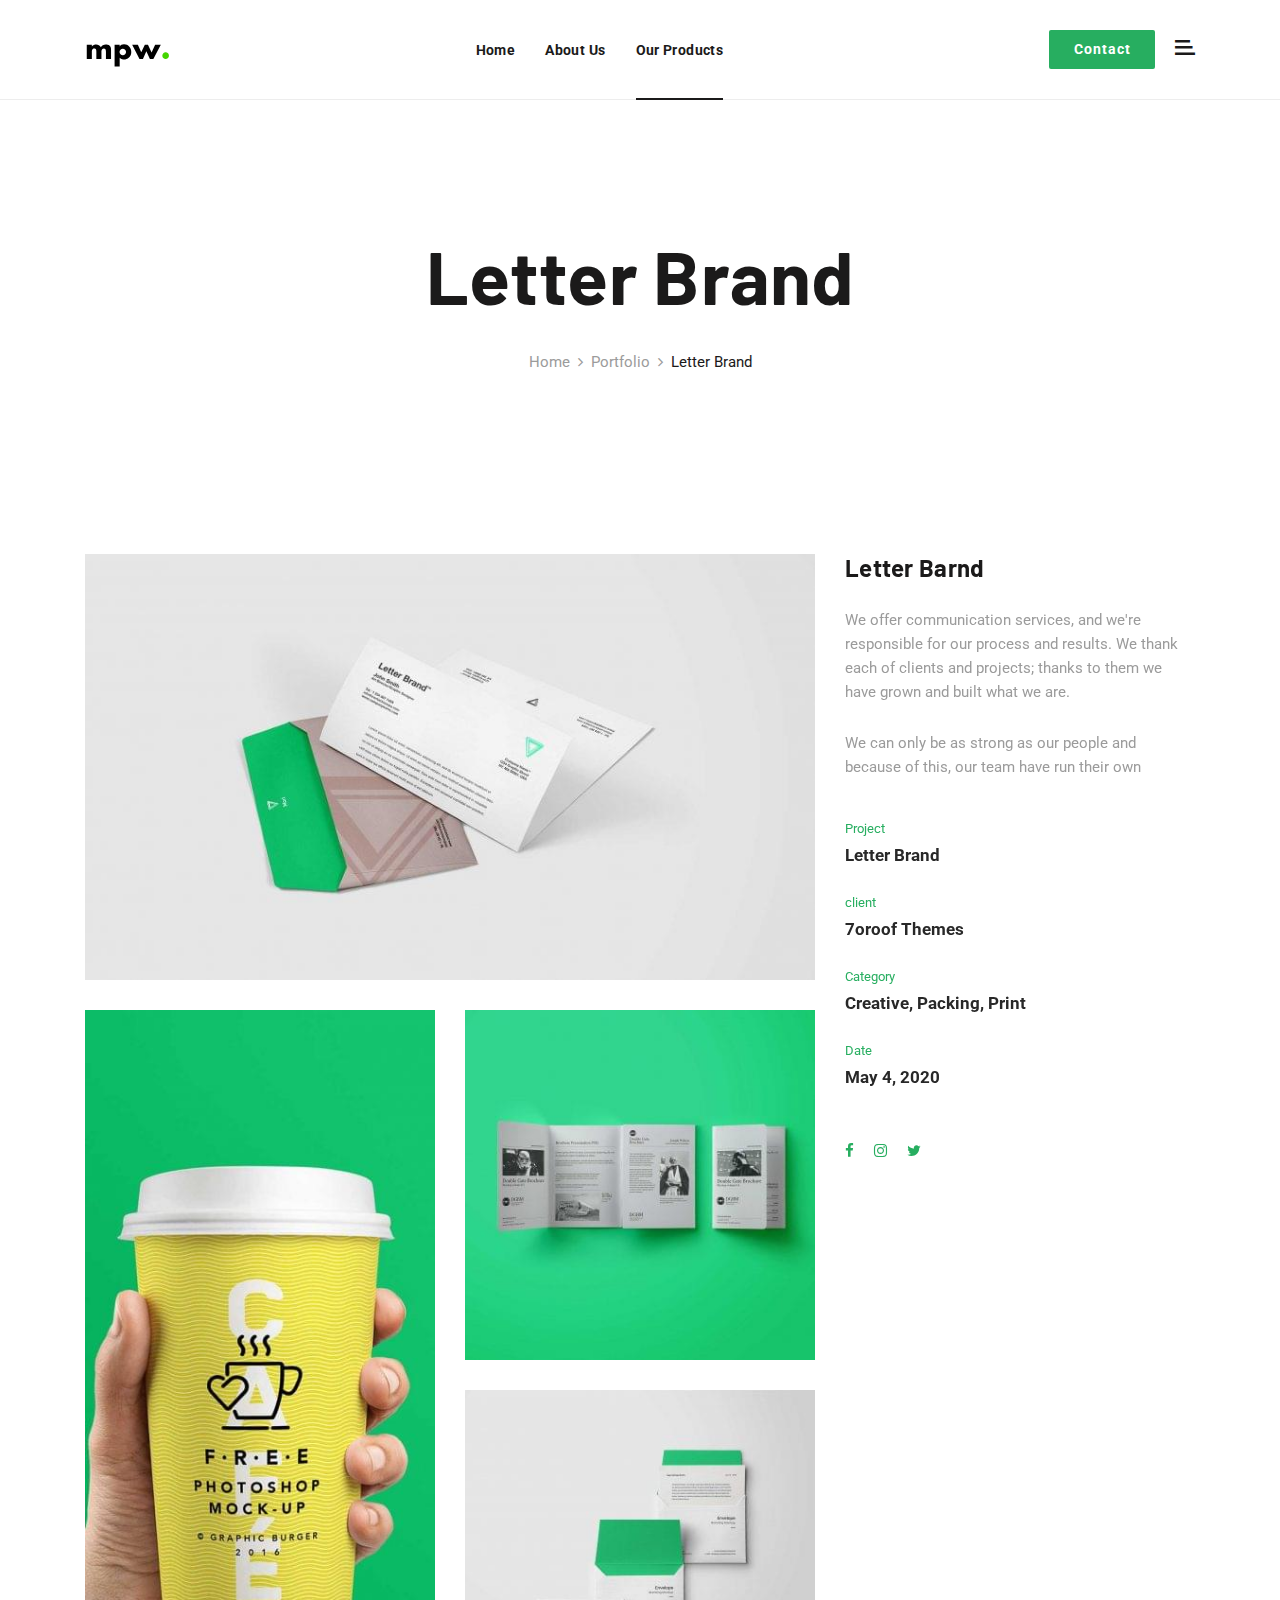
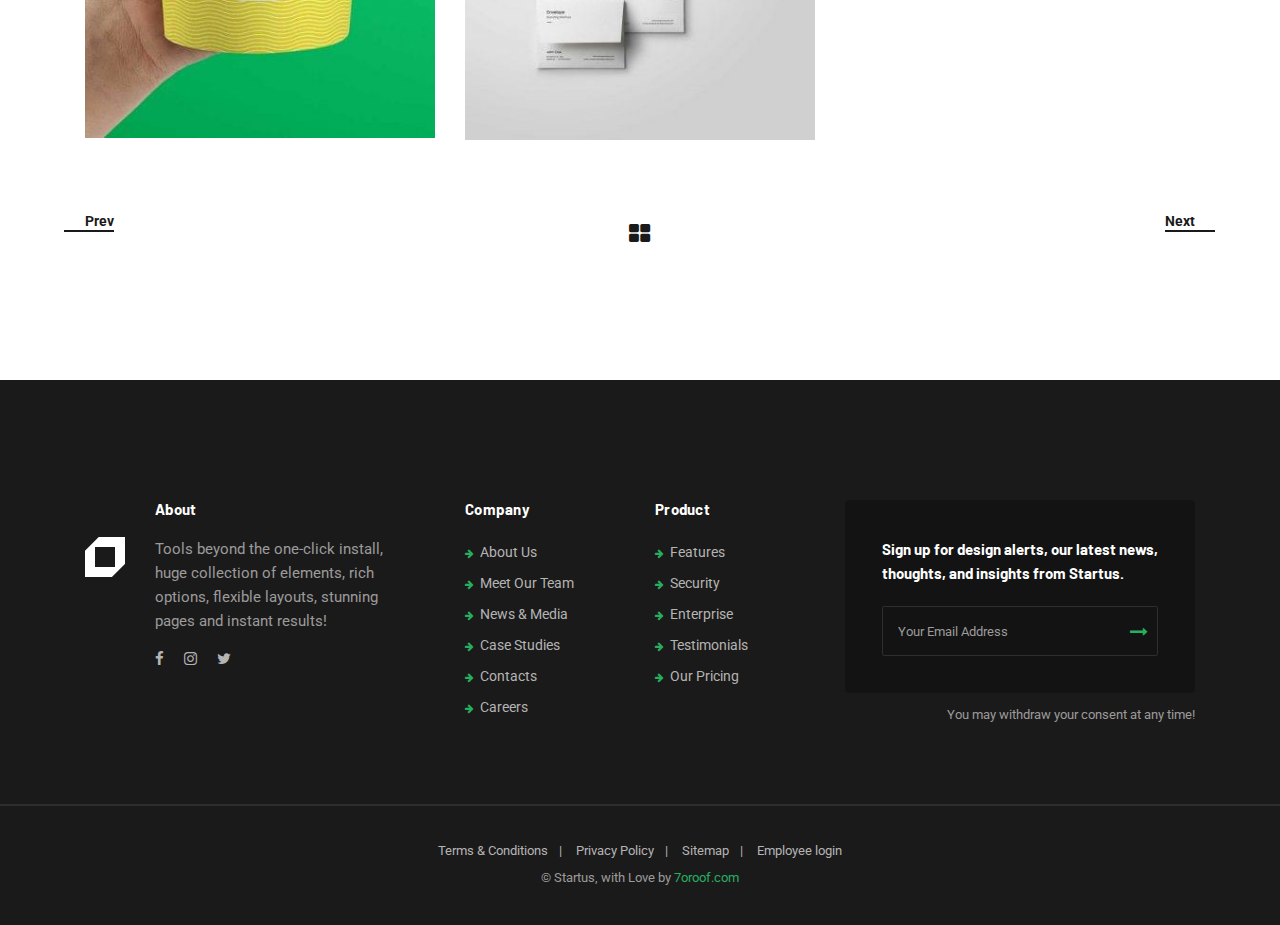
<file: portfolio-single-small-masonry.html>
<!DOCTYPE html>
<html lang="en">


<!-- Mirrored from 7oroof.com/demos/startus/portfolio-single-small-masonry.html by HTTrack Website Copier/3.x [XR&CO'2014], Wed, 18 Nov 2020 07:56:48 GMT -->
<head>
  <meta charset="UTF-8" />
  <meta name="viewport" content="width=device-width, initial-scale=1.0" />
  <meta http-equiv="X-UA-Compatible" content="ie=edge" />
  <meta name="description" content="Mittal Plastic Works - A Plastic Injection Moulding Company">
  <link href="assets/images/favicon/mpwfavicon.png" rel="icon">
  <title>Mittal Plastic Works - A Plastic Injection Moulding Company</title>
  <link rel="stylesheet"
    href="https://fonts.googleapis.com/css?family=Barlow:400,500,600,700%7cRoboto:400,500,700&amp;display=swap">
  <link rel="stylesheet" href="assets/css/libraries.css" />
  <link rel="stylesheet" href="assets/css/style.css" />
</head>

<body>
  <div class="wrapper">
    <!-- =========================
        Header 
    =========================== -->
    <header class="header header-layout2">
      <nav class="navbar navbar-expand-lg">
        <div class="container">
          <a class="navbar-brand" href="index.html">
            <img src="assets/images/logo/logo-light.svg" class="logo-light" alt="logo">
            <img src="assets/images/logo/logo-dark.svg" class="logo-dark" alt="logo">
          </a>
          <button class="navbar-toggler" type="button">
            <span class="menu-lines"><span></span></span>
          </button>
          <div class="collapse navbar-collapse" id="mainNavigation">
            <ul class="navbar-nav mr-auto ml-auto">
              <li class="nav__item with-dropdown">
                <a href="index.html" class="dropdown-toggle nav__item-link">Home</a>
              </li><!-- /.nav-item -->
              <li class="nav__item with-dropdown">
                <a href="about-us.html" class="dropdown-toggle nav__item-link">About Us</a>
              </li><!-- /.nav-item -->
              <li class="nav__item with-dropdown">
                <a href="products.html" class="dropdown-toggle nav__item-link active">Our Products</a>
                <ul class="dropdown-menu">
                  <li class="nav__item">
                    <a href="portfolio-single-small-masonry.html" class="nav__item-link">product 1</a>
                  </li><!-- /.nav-item -->
                  <li class="nav__item">
                    <a href="portfolio-single-small-masonry.html" class="nav__item-link">product 2</a>
                  </li><!-- /.nav-item -->
                  <li class="nav__item">
                    <a href="portfolio-single-small-masonry.html" class="nav__item-link">product 3</a>
                  </li><!-- /.nav-item -->
                </ul><!-- /.dropdown-menu -->
              </li><!-- /.nav-item -->             
            </ul><!-- /.navbar-nav -->
          </div><!-- /.navbar-collapse -->
          <div class="navbar-actions">
            <ul class="navbar__actions-list list-unstyled mb-0 d-flex align-items-center">
              <!-- <li>
                <a href="#" class="action__btn action__btn-cart">
                  <i class="icon-cart"></i><span class="cart__counter">3</span>
                </a>
              </li> -->
              <li><a href="contacts.html" class="action__btn btn btn__white action__btn-contact">Contact</a></li>
              <!-- <li><a href="#" class="action__btn action__btn-search"><i class="icon-search"></i></a></li> -->
              <li><a href="#" class="action__btn action__btn-humburgerMenu"><i class="icon-menu"></i></a></li>
            </ul><!-- /.navbar__actions-list -->

          </div><!-- /.navbar-actions -->
        </div><!-- /.container -->
      </nav><!-- /.navabr -->
    </header><!-- /.Header -->

    <!-- ========================
       page title 
    =========================== -->
    <section class="page-title page-title-layout6 text-center">
      <div class="container">
        <div class="row">
          <div class="col-sm-12 col-md-12 col-lg-8 offset-lg-2">
            <h1 class="pagetitle__heading">Letter Brand</h1>
            <nav aria-label="breadcrumb">
              <ol class="breadcrumb justify-content-center">
                <li class="breadcrumb-item"><a href="#">Home</a></li>
                <li class="breadcrumb-item"><a href="#">Portfolio</a></li>
                <li class="breadcrumb-item active" aria-current="page">Letter Brand</li>
              </ol>
            </nav>
          </div><!-- /.col-lg-6 -->
        </div><!-- /.row -->
      </div><!-- /.container -->
    </section><!-- /.page-title -->

    <!-- ================================
         portfolio Single Images
    ================================== -->
    <section class="portfolio-single portfolio-single-images">
      <div class="container">
        <div class="row">
          <div class="col-sm-12 col-md-12 col-lg-8">
            <div class="row">
              <div class="col-sm-12 col-md-12 col-lg-12">
                <img src="assets/images/portfolio/masonry/11.jpg" alt="portfolio image" class="img-fluid w-100 mb-30">
              </div><!-- /.col-lg-12 -->
              <div class="col-sm-6 col-md-6 col-lg-6">
                <img src="assets/images/portfolio/masonry/12.jpg" alt="portfolio image" class="img-fluid w-100 mb-30">
              </div><!-- /.col-sm-6 -->
              <div class="col-sm-6 col-md-6 col-lg-6">
                <img src="assets/images/portfolio/masonry/13.jpg" alt="portfolio image" class="img-fluid w-100 mb-30">
                <img src="assets/images/portfolio/masonry/14.jpg" alt="portfolio image" class="img-fluid w-100 mb-30">
              </div><!-- /.col-sm-6 -->
            </div><!-- /.row -->
          </div><!-- /.col-lg-8 -->
          <div class="col-sm-12 col-md-12 col-lg-4">
            <div class="sticky-top">
              <h3 class="portfolio__single-title">Letter Barnd</h3>
              <div class="portfolio__single-desc mb-40">
                <p>We offer communication services, and we're responsible for our process and results. We thank each of
                  clients and projects; thanks to them we have grown and built what we are. </p>
                <p>We can only be as strong as our people and because of this, our team have run their own </p>
              </div><!-- /.portfolio__single-desc -->
              <ul class="portfolio__meta-list list-unstyled mb-50">
                <li><span>Project</span><strong>Letter Brand</strong></li>
                <li><span>client</span><strong>7oroof Themes</strong></li>
                <li><span>Category</span><strong>Creative, Packing, Print</strong></li>
                <li><span>Date</span><strong>May 4, 2020</strong></li>
              </ul><!-- /.portfolio-meta-list -->
              <ul class="social__icons social__icons-theme list-unstyled">
                <li><a href="#"><i class="fa fa-facebook"></i></a></li>
                <li><a href="#"><i class="fa fa-instagram"></i></a></li>
                <li><a href="#"><i class="fa fa-twitter"></i></a></li>
              </ul><!-- /.social-icons -->
            </div>
          </div><!-- /.col-lg-4 -->
        </div><!-- /.row -->
        <div class="row">
          <div class="col-sm-12 col-md-12 col-lg-12">
            <div class="portfolio__nav d-flex justify-content-between mt-40">
              <div class="nav__prev">
                <a href="#">Prev</a>
              </div><!-- /.blog-prev  -->
              <a href="#" class="portfolio__nav-all"><i class="fa fa-th-large"></i></a>
              <div class="nav__next">
                <a href="#">Next</a>
              </div><!-- /.blog-next  -->
            </div><!-- /.blog-nav  -->
          </div><!-- /.col-lg-12 -->
        </div><!-- /.row -->
      </div><!-- /.container -->
    </section><!-- /.portfolio Single Images -->

    <!-- ========================
      Footer
    ========================== -->
    <footer class="footer">
      <div class="footer-top">
        <div class="container">
          <div class="row">
            <div class="col-sm-12 col-md-12 col-lg-4 col-xl-4 footer__widget footer__widget-about">
              <h6 class="footer__widget-title">About</h6>
              <div class="footer__widget-content d-flex">
                <div class="widget__about-logo">
                  <img src="assets/images/logo/logo-light-mini.png" alt="logo">
                </div>
                <div class="widget__about-text">
                  <p>Tools beyond the one-click install, huge collection of elements, rich options, flexible layouts,
                    stunning pages and instant results!</p>
                  <ul class="social__icons list-unstyled">
                    <li><a href="#"><i class="fa fa-facebook"></i></a></li>
                    <li><a href="#"><i class="fa fa-instagram"></i></a></li>
                    <li><a href="#"><i class="fa fa-twitter"></i></a></li>
                  </ul><!-- /.social-icons -->
                </div>
              </div>
            </div><!-- /.col-xl-3 -->
            <div class="col-6 col-sm-6 col-md-3 col-lg-3 col-xl-2  footer__widget footer__widget-nav">
              <h6 class="footer__widget-title">Company</h6>
              <div class="footer__widget-content">
                <nav>
                  <ul class="list-unstyled">
                    <li><a href="#">About Us</a></li>
                    <li><a href="#">Meet Our Team</a></li>
                    <li><a href="#">News & Media</a></li>
                    <li><a href="#">Case Studies</a></li>
                    <li><a href="#">Contacts</a></li>
                    <li><a href="#">Careers</a></li>
                  </ul>
                </nav>
              </div><!-- /.footer-widget-content -->
            </div><!-- /.col-xl-2 -->
            <div class="col-6 col-sm-6 col-md-3 col-lg-3 col-xl-2 footer__widget footer__widget-nav">
              <h6 class="footer__widget-title">Product</h6>
              <div class="footer__widget-content">
                <nav>
                  <ul class="list-unstyled">
                    <li><a href="#">Features</a></li>
                    <li><a href="#">Security</a></li>
                    <li><a href="#">Enterprise</a></li>
                    <li><a href="#">Testimonials</a></li>
                    <li><a href="#">Our Pricing</a></li>
                  </ul>
                </nav>
              </div><!-- /.footer-widget-content -->
            </div><!-- /.col-xl-2 -->
            <div class="col-sm-12 col-md-6 col-lg-6 col-xl-4 footer__widget footer__widget-newsletter">
              <div class="footer__widget-content">
                <p>Sign up for design alerts, our latest news, thoughts, and insights from Startus.</p>
                <form class="widget__newsletter-form">
                  <div class="form-group mb-0">
                    <input type="text" class="form-control" placeholder="Your Email Address">
                    <button type="submit" class="submit-btn">
                      <i class="fa fa-long-arrow-right"></i>
                    </button>
                  </div>
                </form>
              </div><!-- /.footer-widget-content -->
              <p class="text-right fz-13 mt-10 mb-0">You may withdraw your consent at any time!</p>
            </div><!-- /.col-xl-4 -->
          </div><!-- /.row -->
        </div><!-- /.container -->
      </div><!-- /.footer-top -->
      <div class="footer-bottom">
        <div class="container">
          <div class="row">
            <div class="col-sm-12 col-md-12 col-lg-12 text-center">
              <div class="footer__copyright">
                <nav>
                  <ul class="footer__copyright-links list-unstyled d-flex flex-wrap justify-content-center mb-0">
                    <li><a href="#">Terms & Conditions </a></li>
                    <li><a href="#">Privacy Policy</a></li>
                    <li><a href="#">Sitemap</a></li>
                    <li><a href="#">Employee login</a></li>
                  </ul>
                </nav>
                <p class="fz-13 mb-0">&copy; Startus, with Love by
                  <a href="http://themeforest.net/user/7oroof">7oroof.com</a>
                </p>
              </div><!-- /.Footer-copyright -->
            </div><!-- /.col-lg-9 -->
          </div><!-- /.row -->
        </div><!-- /.container -->
      </div><!-- /.Footer-bottom -->
    </footer><!-- /.Footer -->
    <button id="scrollTopBtn"><i class="fa fa-long-arrow-up"></i></button>

    <div class="search-popup">
      <i class="search__popup-close">&times;</i>
      <form class="search__popup-form">
        <input type="text" class="search__input" placeholder="Type Words Then Enter">
        <button class="module__search-btn"><i class="fa fa-search"></i></button>
      </form>
    </div><!-- /. search-popup -->

     <div class="hamburger-menu">
      <i class="hamburger__menu-close">&times;</i>
      <div class="hamburger__menu-content">
        
        <h3 class="custome-menus"><a class="hamburger__menu-email" href="index.html">Home</a></h3>
        <h3 class="custome-menus"><a class="hamburger__menu-email" href="about-us.html">About Us</a></h3>
        <h3 class="custome-menus"><a class="hamburger__menu-email" href="products.html">Products</a></h3>
        <h3 class="custome-menus"><a class="hamburger__menu-email" href="contacts.html">Contact</a></h3>
       
        <p class="color-white font-weight-bold custom-margin-top">Follow Us</p>
        <ul class="social__icons list-unstyled mb-0">
          <li><a href="#"><i class="fa fa-facebook"></i></a></li>
          <li><a href="#"><i class="fa fa-instagram"></i></a></li>
          <li><a href="#"><i class="fa fa-twitter"></i></a></li>
          <li><a href="#"><i class="fa fa-dribbble"></i></a></li>
        </ul><!-- /.social-icons -->
      </div><!-- /.hamburger__menu-content -->
    </div><!-- /.hamburger-menu -->

  </div><!-- /.wrapper -->

  <script src="assets/js/jquery-3.3.1.min.js"></script>
  <script src="assets/js/plugins.js"></script>
  <script src="assets/js/main.js"></script>
</body>


<!-- Mirrored from 7oroof.com/demos/startus/portfolio-single-small-masonry.html by HTTrack Website Copier/3.x [XR&CO'2014], Wed, 18 Nov 2020 07:56:51 GMT -->
</html>
</file>
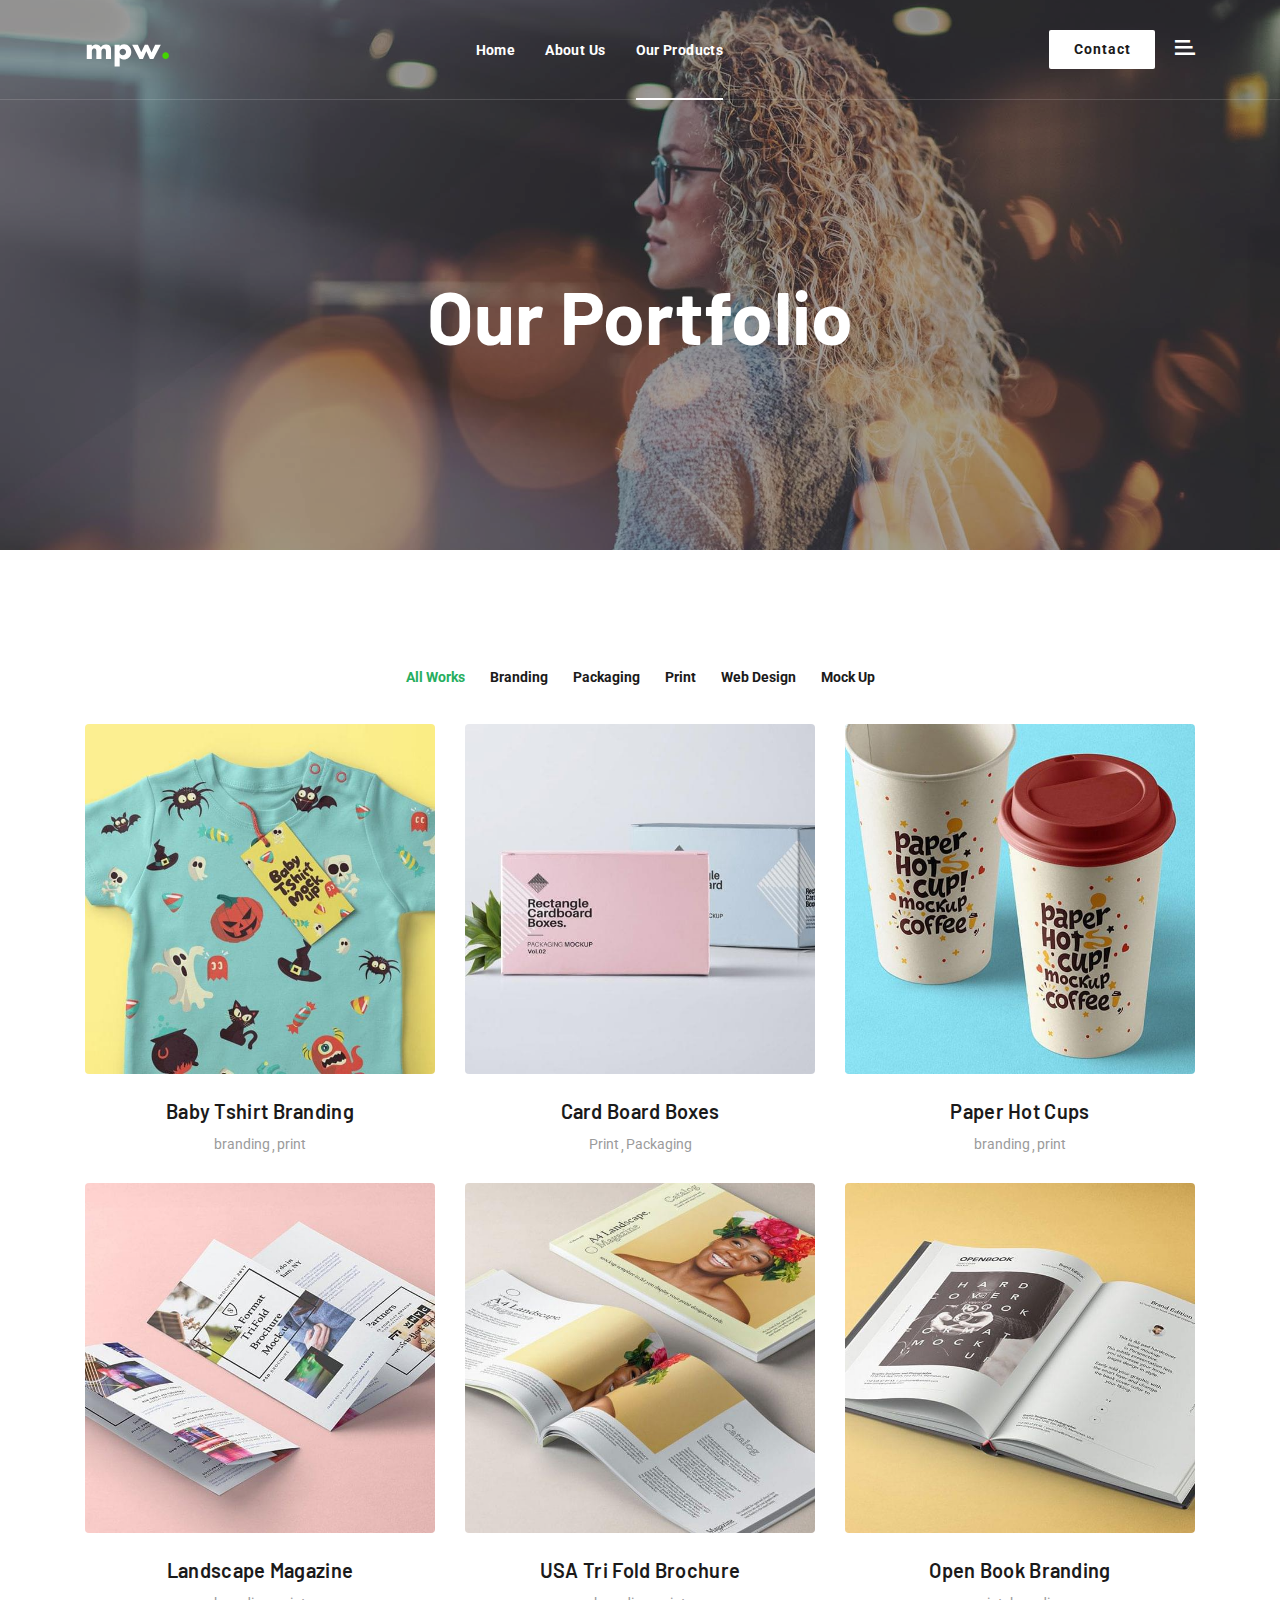
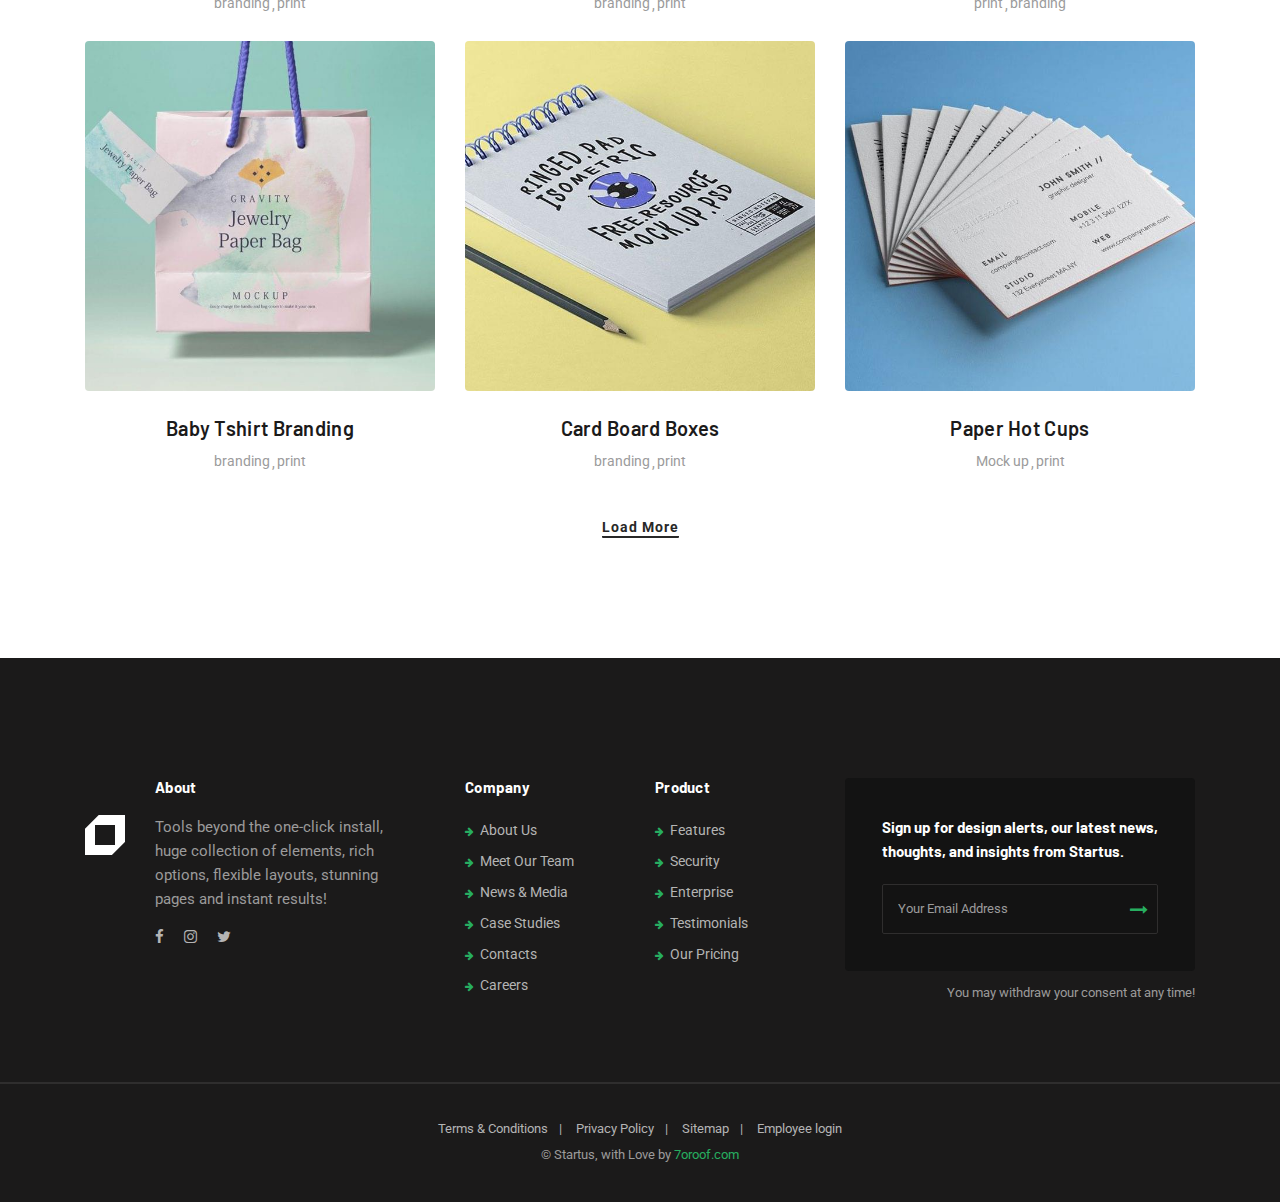
<file: products.html>
<!DOCTYPE html>
<html lang="en">


<!-- Mirrored from 7oroof.com/demos/startus/portfolio-grid.html by HTTrack Website Copier/3.x [XR&CO'2014], Wed, 18 Nov 2020 07:56:33 GMT -->
<head>
  <meta charset="UTF-8" />
  <meta name="viewport" content="width=device-width, initial-scale=1.0" />
  <meta http-equiv="X-UA-Compatible" content="ie=edge" />
  <meta name="description" content="Mittal Plastic Works - A Plastic Injection Moulding Company">
  <link href="assets/images/favicon/mpwfavicon.png" rel="icon">
  <title>Mittal Plastic Works - A Plastic Injection Moulding Company</title>
  <link rel="stylesheet"
    href="https://fonts.googleapis.com/css?family=Barlow:400,500,600,700%7cRoboto:400,500,700&amp;display=swap">
  <link rel="stylesheet" href="assets/css/libraries.css" />
  <link rel="stylesheet" href="assets/css/style.css" />
</head>

<body>
  <div class="wrapper">
    <!-- =========================
        Header 
    =========================== -->
    <header class="header header-transparent">
      <nav class="navbar navbar-expand-lg">
        <div class="container">
          <a class="navbar-brand" href="index.html">
            <img src="assets/images/logo/logo-light.svg" class="logo-light" alt="logo">
            <img src="assets/images/logo/logo-dark.svg" class="logo-dark" alt="logo">
          </a>
          <button class="navbar-toggler" type="button">
            <span class="menu-lines"><span></span></span>
          </button>
          <div class="collapse navbar-collapse" id="mainNavigation">
            <ul class="navbar-nav mr-auto ml-auto">
              <li class="nav__item with-dropdown">
                <a href="index.html" class="dropdown-toggle nav__item-link">Home</a>
              </li><!-- /.nav-item -->
              <li class="nav__item with-dropdown">
                <a href="about-us.html" class="dropdown-toggle nav__item-link">About Us</a>
              </li><!-- /.nav-item -->
              <li class="nav__item with-dropdown">
                <a href="products.html" class="dropdown-toggle nav__item-link active">Our Products</a>
                <ul class="dropdown-menu">
                  <li class="nav__item">
                    <a href="portfolio-single-small-masonry.html" class="nav__item-link">product 1</a>
                  </li><!-- /.nav-item -->
                  <li class="nav__item">
                    <a href="portfolio-single-small-masonry.html" class="nav__item-link">product 2</a>
                  </li><!-- /.nav-item -->
                  <li class="nav__item">
                    <a href="portfolio-single-small-masonry.html" class="nav__item-link">product 3</a>
                  </li><!-- /.nav-item -->
                </ul><!-- /.dropdown-menu -->
              </li><!-- /.nav-item -->              
            </ul><!-- /.navbar-nav -->
          </div><!-- /.navbar-collapse -->
          <div class="navbar-actions">
            <ul class="navbar__actions-list list-unstyled mb-0 d-flex align-items-center">
              <!-- <li>
                <a href="#" class="action__btn action__btn-cart">
                  <i class="icon-cart"></i><span class="cart__counter">3</span>
                </a>
              </li> -->
              <li><a href="contacts.html" class="action__btn btn btn__white action__btn-contact">Contact</a></li>
              <!-- <li><a href="#" class="action__btn action__btn-search"><i class="icon-search"></i></a></li> -->
              <li><a href="#" class="action__btn action__btn-humburgerMenu"><i class="icon-menu"></i></a></li>
            </ul><!-- /.navbar__actions-list -->

          </div><!-- /.navbar-actions -->
        </div><!-- /.container -->
      </nav><!-- /.navabr -->
    </header><!-- /.Header -->

    <!-- ========================
       page title 
    =========================== -->
    <section class="page-title page-title-layout5 text-center bg-overlay">
      <div class="bg-img"><img src="assets/images/backgrounds/11.jpg" alt="background"></div>
      <div class="container">
        <div class="row">
          <div class="col-sm-12 col-md-12 col-lg-6 offset-lg-3">
            <h1 class="pagetitle__heading">Our Portfolio</h1>
          </div><!-- /.col-lg-6 -->
        </div><!-- /.row -->
      </div><!-- /.container -->
    </section><!-- /.page-title -->

    <!-- =========================== 
      portfolio grid 
    ============================= -->
    <section class="portfolio-grid text-center">
      <div class="container">
        <div class="row">
          <div class="col-sm-12 col-md-12 col-lg-12">
            <ul class="list-unstyled portfolio-filter d-flex flex-wrap justify-content-center mb-40">
              <li><a class="filter active" href="#" data-filter="all">All Works</a></li>
              <li><a class="filter" href="#" data-filter=".filter-branding">branding</a></li>
              <li><a class="filter" href="#" data-filter=".filter-packaging">packaging</a></li>
              <li><a class="filter" href="#" data-filter=".filter-print">print</a></li>
              <li><a class="filter" href="#" data-filter=".filter-web">web Design</a></li>
              <li><a class="filter" href="#" data-filter=".filter-mockup">Mock Up</a></li>
            </ul><!-- /.portfolio-filter  -->
          </div><!-- /.col-lg-12 -->
        </div><!-- /.row -->
        <div id="filtered-items-wrap" class="row">
          <!-- portfolio item #1 -->
          <div class="col-sm-6 col-md-4 col-lg-4 mix filter-print">
            <div class="portfolio-item">
              <div class="portfolio__img">
                <img src="assets/images/portfolio/grid/1.jpg" alt="portfolio img">
                <div class="portfolio__hover">
                  <div class="portfolio__hover-content">
                    <a class="zoom__icon popup-gallery-item" href="assets/images/portfolio/grid/1.jpg">
                      <i class="icon-search"></i>
                    </a>
                  </div><!-- /.portfolio-hover-content -->
                </div><!-- /.portfolio-hover -->
              </div><!-- /.portfolio-img -->
              <div class="portfolio__info">
                <h4 class="portfolio__title"><a href="#">Baby Tshirt Branding</a></h4>
                <div class="portfolio__cat">
                  <a href="#">branding</a><a href="#">print</a>
                </div><!-- /.portfolio-cat -->
              </div><!-- /.portfolio-info -->
            </div><!-- /.portfolio-item -->
          </div><!-- /.col-lg-4 -->
          <!-- portfolio item #2 -->
          <div class="col-sm-6 col-md-4 col-lg-4 mix filter-packaging">
            <div class="portfolio-item">
              <div class="portfolio__img">
                <img src="assets/images/portfolio/grid/2.jpg" alt="portfolio img">
                <div class="portfolio__hover">
                  <div class="portfolio__hover-content">
                    <a class="zoom__icon popup-gallery-item" href="assets/images/portfolio/grid/2.jpg">
                      <i class="icon-search"></i>
                    </a>
                  </div><!-- /.portfolio-hover-content -->
                </div><!-- /.portfolio-hover -->
              </div><!-- /.portfolio-img -->
              <div class="portfolio__info">
                <h4 class="portfolio__title"><a href="#">Card Board Boxes</a></h4>
                <div class="portfolio__cat">
                  <a href="#">Print</a><a href="#">Packaging</a>
                </div><!-- /.portfolio-cat -->
              </div><!-- /.portfolio-info -->
            </div><!-- /.portfolio-item -->
          </div><!-- /.col-lg-4 -->
          <!-- portfolio item #3 -->
          <div class="col-sm-6 col-md-4 col-lg-4 mix filter-mockup">
            <div class="portfolio-item">
              <div class="portfolio__img">
                <img src="assets/images/portfolio/grid/3.jpg" alt="portfolio img">
                <div class="portfolio__hover">
                  <div class="portfolio__hover-content">
                    <a class="zoom__icon popup-gallery-item" href="assets/images/portfolio/grid/3.jpg">
                      <i class="icon-search"></i>
                    </a>
                  </div><!-- /.portfolio-hover-content -->
                </div><!-- /.portfolio-hover -->
              </div><!-- /.portfolio-img -->
              <div class="portfolio__info">
                <h4 class="portfolio__title"><a href="#">Paper Hot Cups</a></h4>
                <div class="portfolio__cat">
                  <a href="#">branding</a><a href="#">print</a>
                </div><!-- /.portfolio-cat -->
              </div><!-- /.portfolio-info -->
            </div><!-- /.portfolio-item -->
          </div><!-- /.col-lg-4 -->
          <!-- portfolio item #4 -->
          <div class="col-sm-6 col-md-4 col-lg-4 mix filter-web">
            <div class="portfolio-item">
              <div class="portfolio__img">
                <img src="assets/images/portfolio/grid/4.jpg" alt="portfolio img">
                <div class="portfolio__hover">
                  <div class="portfolio__hover-content">
                    <a class="zoom__icon popup-gallery-item" href="assets/images/portfolio/grid/4.jpg">
                      <i class="icon-search"></i>
                    </a>
                  </div><!-- /.portfolio-hover-content -->
                </div><!-- /.portfolio-hover -->
              </div><!-- /.portfolio-img -->
              <div class="portfolio__info">
                <h4 class="portfolio__title"><a href="#">Landscape Magazine</a></h4>
                <div class="portfolio__cat">
                  <a href="#">branding</a><a href="#">print</a>
                </div><!-- /.portfolio-cat -->
              </div><!-- /.portfolio-info -->
            </div><!-- /.portfolio-item -->
          </div><!-- /.col-lg-4 -->
          <!-- portfolio item #5 -->
          <div class="col-sm-6 col-md-4 col-lg-4 mix filter-branding">
            <div class="portfolio-item">
              <div class="portfolio__img">
                <img src="assets/images/portfolio/grid/5.jpg" alt="portfolio img">
                <div class="portfolio__hover">
                  <div class="portfolio__hover-content">
                    <a class="zoom__icon popup-gallery-item" href="assets/images/portfolio/grid/5.jpg">
                      <i class="icon-search"></i>
                    </a>
                  </div><!-- /.portfolio-hover-content -->
                </div><!-- /.portfolio-hover -->
              </div><!-- /.portfolio-img -->
              <div class="portfolio__info">
                <h4 class="portfolio__title"><a href="#">USA Tri Fold Brochure</a></h4>
                <div class="portfolio__cat">
                  <a href="#">branding</a><a href="#">print</a>
                </div><!-- /.portfolio-cat -->
              </div><!-- /.portfolio-info -->
            </div><!-- /.portfolio-item -->
          </div><!-- /.col-lg-4 -->
          <!-- portfolio item #6 -->
          <div class="col-sm-6 col-md-4 col-lg-4 mix filter-print">
            <div class="portfolio-item">
              <div class="portfolio__img">
                <img src="assets/images/portfolio/grid/6.jpg" alt="portfolio img">
                <div class="portfolio__hover">
                  <div class="portfolio__hover-content">
                    <a class="zoom__icon popup-gallery-item" href="assets/images/portfolio/grid/6.jpg">
                      <i class="icon-search"></i>
                    </a>
                  </div><!-- /.portfolio-hover-content -->
                </div><!-- /.portfolio-hover -->
              </div><!-- /.portfolio-img -->
              <div class="portfolio__info">
                <h4 class="portfolio__title"><a href="#">Open Book Branding</a></h4>
                <div class="portfolio__cat">
                  <a href="#">print</a><a href="#">branding</a>
                </div><!-- /.portfolio-cat -->
              </div><!-- /.portfolio-info -->
            </div><!-- /.portfolio-item -->
          </div><!-- /.col-lg-4 -->
          <!-- portfolio item #7 -->
          <div class="col-sm-6 col-md-4 col-lg-4 mix filter-mockup">
            <div class="portfolio-item">
              <div class="portfolio__img">
                <img src="assets/images/portfolio/grid/7.jpg" alt="portfolio img">
                <div class="portfolio__hover">
                  <div class="portfolio__hover-content">
                    <a class="zoom__icon popup-gallery-item" href="assets/images/portfolio/grid/7.jpg">
                      <i class="icon-search"></i>
                    </a>
                  </div><!-- /.portfolio-hover-content -->
                </div><!-- /.portfolio-hover -->
              </div><!-- /.portfolio-img -->
              <div class="portfolio__info">
                <h4 class="portfolio__title"><a href="#">Baby Tshirt Branding</a></h4>
                <div class="portfolio__cat">
                  <a href="#">branding</a><a href="#">print</a>
                </div><!-- /.portfolio-cat -->
              </div><!-- /.portfolio-info -->
            </div><!-- /.portfolio-item -->
          </div><!-- /.col-lg-4 -->
          <!-- portfolio item #8 -->
          <div class="col-sm-6 col-md-4 col-lg-4 mix filter-packaging">
            <div class="portfolio-item">
              <div class="portfolio__img">
                <img src="assets/images/portfolio/grid/8.jpg" alt="portfolio img">
                <div class="portfolio__hover">
                  <div class="portfolio__hover-content">
                    <a class="zoom__icon popup-gallery-item" href="assets/images/portfolio/grid/8.jpg">
                      <i class="icon-search"></i>
                    </a>
                  </div><!-- /.portfolio-hover-content -->
                </div><!-- /.portfolio-hover -->
              </div><!-- /.portfolio-img -->
              <div class="portfolio__info">
                <h4 class="portfolio__title"><a href="#">Card Board Boxes</a></h4>
                <div class="portfolio__cat">
                  <a href="#">branding</a><a href="#">print</a>
                </div><!-- /.portfolio-cat -->
              </div><!-- /.portfolio-info -->
            </div><!-- /.portfolio-item -->
          </div><!-- /.col-lg-4 -->
          <!-- portfolio item #9 -->
          <div class="col-sm-6 col-md-4 col-lg-4 mix filter-branding">
            <div class="portfolio-item">
              <div class="portfolio__img">
                <img src="assets/images/portfolio/grid/9.jpg" alt="portfolio img">
                <div class="portfolio__hover">
                  <div class="portfolio__hover-content">
                    <a class="zoom__icon popup-gallery-item" href="assets/images/portfolio/grid/9.jpg">
                      <i class="icon-search"></i>
                    </a>
                  </div><!-- /.portfolio-hover-content -->
                </div><!-- /.portfolio-hover -->
              </div><!-- /.portfolio-img -->
              <div class="portfolio__info">
                <h4 class="portfolio__title"><a href="#">Paper Hot Cups</a></h4>
                <div class="portfolio__cat">
                  <a href="#">Mock up</a><a href="#">print</a>
                </div><!-- /.portfolio-cat -->
              </div><!-- /.portfolio-info -->
            </div><!-- /.portfolio-item -->
          </div><!-- /.col-lg-4 -->
          <!-- portfolio item #10 -->
          <div class="col-sm-6 col-md-4 col-lg-4 mix filter-mockup portfolio-hidden">
            <div class="portfolio-item">
              <div class="portfolio__img">
                <img src="assets/images/portfolio/grid/3.jpg" alt="portfolio img">
                <div class="portfolio__hover">
                  <div class="portfolio__hover-content">
                    <a class="zoom__icon popup-gallery-item" href="assets/images/portfolio/grid/3.jpg">
                      <i class="icon-search"></i>
                    </a>
                  </div><!-- /.portfolio-hover-content -->
                </div><!-- /.portfolio-hover -->
              </div><!-- /.portfolio-img -->
              <div class="portfolio__info">
                <h4 class="portfolio__title"><a href="#">Paper Hot Cups</a></h4>
                <div class="portfolio__cat">
                  <a href="#">branding</a><a href="#">print</a>
                </div><!-- /.portfolio-cat -->
              </div><!-- /.portfolio-info -->
            </div><!-- /.portfolio-item -->
          </div><!-- /.col-lg-4 -->
          <!-- portfolio item #11 -->
          <div class="col-sm-6 col-md-4 col-lg-4 mix filter-web portfolio-hidden">
            <div class="portfolio-item">
              <div class="portfolio__img">
                <img src="assets/images/portfolio/grid/4.jpg" alt="portfolio img">
                <div class="portfolio__hover">
                  <div class="portfolio__hover-content">
                    <a class="zoom__icon popup-gallery-item" href="assets/images/portfolio/grid/4.jpg">
                      <i class="icon-search"></i>
                    </a>
                  </div><!-- /.portfolio-hover-content -->
                </div><!-- /.portfolio-hover -->
              </div><!-- /.portfolio-img -->
              <div class="portfolio__info">
                <h4 class="portfolio__title"><a href="#">Landscape Magazine</a></h4>
                <div class="portfolio__cat">
                  <a href="#">branding</a><a href="#">print</a>
                </div><!-- /.portfolio-cat -->
              </div><!-- /.portfolio-info -->
            </div><!-- /.portfolio-item -->
          </div><!-- /.col-lg-4 -->
          <!-- portfolio item #12 -->
          <div class="col-sm-6 col-md-4 col-lg-4 mix filter-branding portfolio-hidden">
            <div class="portfolio-item">
              <div class="portfolio__img">
                <img src="assets/images/portfolio/grid/5.jpg" alt="portfolio img">
                <div class="portfolio__hover">
                  <div class="portfolio__hover-content">
                    <a class="zoom__icon popup-gallery-item" href="assets/images/portfolio/grid/5.jpg">
                      <i class="icon-search"></i>
                    </a>
                  </div><!-- /.portfolio-hover-content -->
                </div><!-- /.portfolio-hover -->
              </div><!-- /.portfolio-img -->
              <div class="portfolio__info">
                <h4 class="portfolio__title"><a href="#">USA Tri Fold Brochure</a></h4>
                <div class="portfolio__cat">
                  <a href="#">branding</a><a href="#">print</a>
                </div><!-- /.portfolio-cat -->
              </div><!-- /.portfolio-info -->
            </div><!-- /.portfolio-item -->
          </div><!-- /.col-lg-4 -->
        </div><!-- /.row -->
        <div class="row">
          <div class="col-sm-12 col-md-12 col-lg-12 text-center">
            <a class="btn  btn__link btn__secondary mt-20" id="loadMorePortfolio" href="#">Load more</a>
          </div><!-- /.col-lg-12 -->
        </div><!-- /.row -->
      </div><!-- /.container -->
    </section><!-- /.portfolio grid  -->

    <!-- ========================
      Footer
    ========================== -->
    <footer class="footer">
      <div class="footer-top">
        <div class="container">
          <div class="row">
            <div class="col-sm-12 col-md-12 col-lg-4 col-xl-4 footer__widget footer__widget-about">
              <h6 class="footer__widget-title">About</h6>
              <div class="footer__widget-content d-flex">
                <div class="widget__about-logo">
                  <img src="assets/images/logo/logo-light-mini.png" alt="logo">
                </div>
                <div class="widget__about-text">
                  <p>Tools beyond the one-click install, huge collection of elements, rich options, flexible layouts,
                    stunning pages and instant results!</p>
                  <ul class="social__icons list-unstyled">
                    <li><a href="#"><i class="fa fa-facebook"></i></a></li>
                    <li><a href="#"><i class="fa fa-instagram"></i></a></li>
                    <li><a href="#"><i class="fa fa-twitter"></i></a></li>
                  </ul><!-- /.social-icons -->
                </div>
              </div>
            </div><!-- /.col-xl-3 -->
            <div class="col-6 col-sm-6 col-md-3 col-lg-3 col-xl-2  footer__widget footer__widget-nav">
              <h6 class="footer__widget-title">Company</h6>
              <div class="footer__widget-content">
                <nav>
                  <ul class="list-unstyled">
                    <li><a href="#">About Us</a></li>
                    <li><a href="#">Meet Our Team</a></li>
                    <li><a href="#">News & Media</a></li>
                    <li><a href="#">Case Studies</a></li>
                    <li><a href="#">Contacts</a></li>
                    <li><a href="#">Careers</a></li>
                  </ul>
                </nav>
              </div><!-- /.footer-widget-content -->
            </div><!-- /.col-xl-2 -->
            <div class="col-6 col-sm-6 col-md-3 col-lg-3 col-xl-2 footer__widget footer__widget-nav">
              <h6 class="footer__widget-title">Product</h6>
              <div class="footer__widget-content">
                <nav>
                  <ul class="list-unstyled">
                    <li><a href="#">Features</a></li>
                    <li><a href="#">Security</a></li>
                    <li><a href="#">Enterprise</a></li>
                    <li><a href="#">Testimonials</a></li>
                    <li><a href="#">Our Pricing</a></li>
                  </ul>
                </nav>
              </div><!-- /.footer-widget-content -->
            </div><!-- /.col-xl-2 -->
            <div class="col-sm-12 col-md-6 col-lg-6 col-xl-4 footer__widget footer__widget-newsletter">
              <div class="footer__widget-content">
                <p>Sign up for design alerts, our latest news, thoughts, and insights from Startus.</p>
                <form class="widget__newsletter-form">
                  <div class="form-group mb-0">
                    <input type="text" class="form-control" placeholder="Your Email Address">
                    <button type="submit" class="submit-btn">
                      <i class="fa fa-long-arrow-right"></i>
                    </button>
                  </div>
                </form>
              </div><!-- /.footer-widget-content -->
              <p class="text-right fz-13 mt-10 mb-0">You may withdraw your consent at any time!</p>
            </div><!-- /.col-xl-4 -->
          </div><!-- /.row -->
        </div><!-- /.container -->
      </div><!-- /.footer-top -->
      <div class="footer-bottom">
        <div class="container">
          <div class="row">
            <div class="col-sm-12 col-md-12 col-lg-12 text-center">
              <div class="footer__copyright">
                <nav>
                  <ul class="footer__copyright-links list-unstyled d-flex flex-wrap justify-content-center mb-0">
                    <li><a href="#">Terms & Conditions </a></li>
                    <li><a href="#">Privacy Policy</a></li>
                    <li><a href="#">Sitemap</a></li>
                    <li><a href="#">Employee login</a></li>
                  </ul>
                </nav>
                <p class="fz-13 mb-0">&copy; Startus, with Love by
                  <a href="http://themeforest.net/user/7oroof">7oroof.com</a>
                </p>
              </div><!-- /.Footer-copyright -->
            </div><!-- /.col-lg-9 -->
          </div><!-- /.row -->
        </div><!-- /.container -->
      </div><!-- /.Footer-bottom -->
    </footer><!-- /.Footer -->
    <button id="scrollTopBtn"><i class="fa fa-long-arrow-up"></i></button>

    <div class="search-popup">
      <i class="search__popup-close">&times;</i>
      <form class="search__popup-form">
        <input type="text" class="search__input" placeholder="Type Words Then Enter">
        <button class="module__search-btn"><i class="fa fa-search"></i></button>
      </form>
    </div><!-- /. search-popup -->

     <div class="hamburger-menu">
      <i class="hamburger__menu-close">&times;</i>
      <div class="hamburger__menu-content">
        
        <h3 class="custome-menus"><a class="hamburger__menu-email" href="index.html">Home</a></h3>
        <h3 class="custome-menus"><a class="hamburger__menu-email" href="about-us.html">About Us</a></h3>
        <h3 class="custome-menus"><a class="hamburger__menu-email" href="products.html">Products</a></h3>
        <h3 class="custome-menus"><a class="hamburger__menu-email" href="contacts.html">Contact</a></h3>
       
        <p class="color-white font-weight-bold custom-margin-top">Follow Us</p>
        <ul class="social__icons list-unstyled mb-0">
          <li><a href="#"><i class="fa fa-facebook"></i></a></li>
          <li><a href="#"><i class="fa fa-instagram"></i></a></li>
          <li><a href="#"><i class="fa fa-twitter"></i></a></li>
          <li><a href="#"><i class="fa fa-dribbble"></i></a></li>
        </ul><!-- /.social-icons -->
      </div><!-- /.hamburger__menu-content -->
    </div><!-- /.hamburger-menu -->

  </div><!-- /.wrapper -->

  <script src="assets/js/jquery-3.3.1.min.js"></script>
  <script src="assets/js/plugins.js"></script>
  <script src="assets/js/main.js"></script>
</body>


<!-- Mirrored from 7oroof.com/demos/startus/portfolio-grid.html by HTTrack Website Copier/3.x [XR&CO'2014], Wed, 18 Nov 2020 07:56:34 GMT -->
</html>
</file>
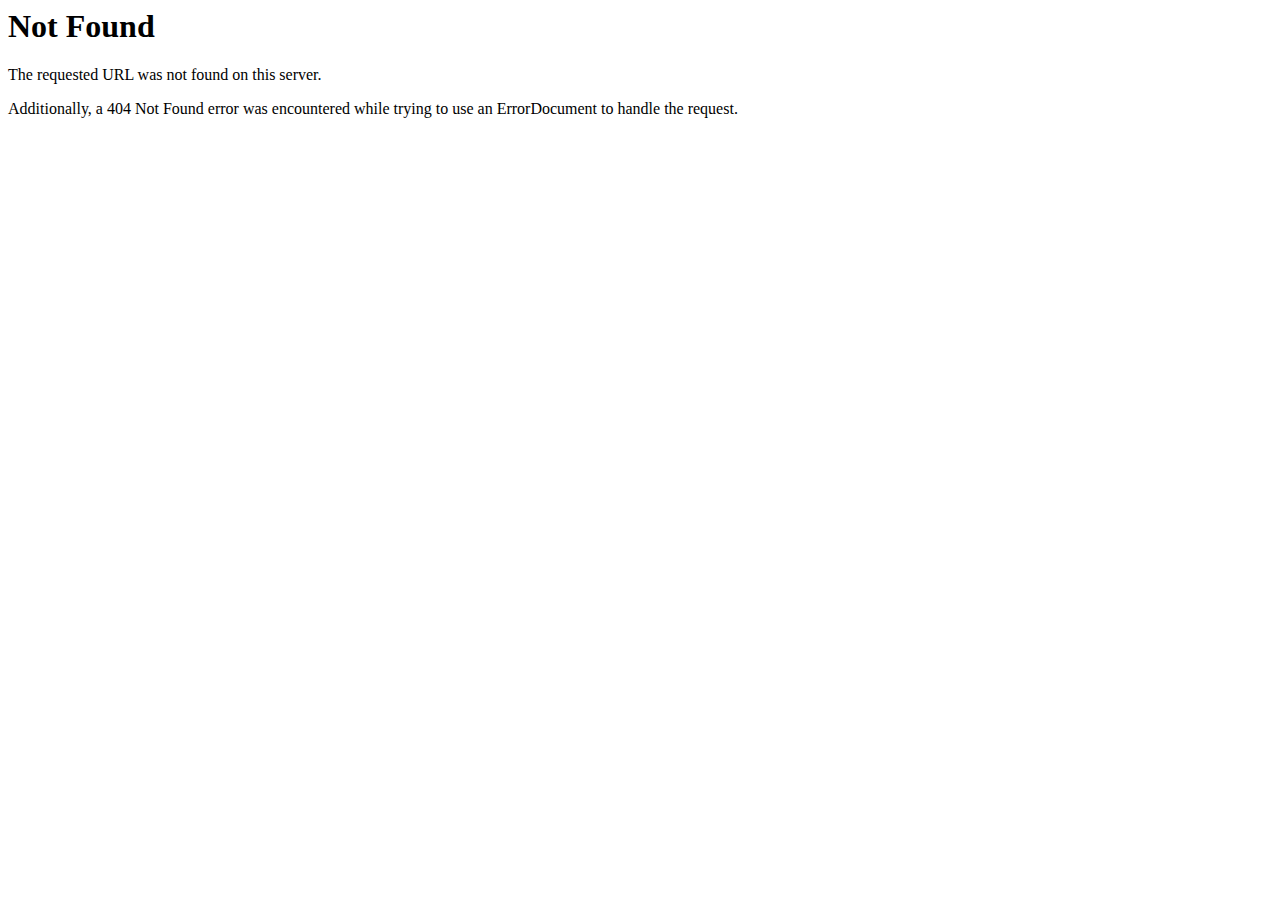
<file: css/owl.video.play.html>
<!DOCTYPE HTML PUBLIC "-//IETF//DTD HTML 2.0//EN">
<html><head>
<title>404 Not Found</title>
</head><body>
<h1>Not Found</h1>
<p>The requested URL was not found on this server.</p>
<p>Additionally, a 404 Not Found
error was encountered while trying to use an ErrorDocument to handle the request.</p>
</body></html>
</file>
<file: assets/css/style.css>
body{background-color:#fff;font-family:Roboto,sans-serif;font-size:15px;font-weight:400;color:#9b9b9b;-webkit-font-smoothing:antialiased;-moz-osx-font-smoothing:grayscale}::selection{background-color:#27ae60;color:#fff}a{color:#27ae60;transition:all .3s linear;-webkit-transition:all .3s linear;-moz-transition:all .3s linear;-ms-transition:all .3s linear;-o-transition:all .3s linear}a:hover{color:#145b32;text-decoration:none}textarea{resize:none}section{position:relative;padding-top:120px;padding-bottom:120px}img{max-width:100%}button{background-color:transparent;border:none;padding:0}.btn.focus,.btn:focus,.form-control,.form-control:focus,button,button:focus{outline:0;background-color:transparent;-webkit-box-shadow:none;-moz-box-shadow:none;-ms-box-shadow:none;-o-box-shadow:none;box-shadow:none}textarea{resize:none}select{background-color:transparent}.sticky-top{top:100px;z-index:500}@media (min-width:1300px){.wrapper-compact{padding-right:50px;padding-left:50px}}@media (min-width:768px) and (max-width:992px){.container{max-width:100%}}@media (min-width:576px) and (max-width:768px){.container{max-width:100%}}.col-padding-0>.row{margin:0}.col-padding-0,.col-padding-0>.row>[class*=col-]{padding:0}.inner-padding{padding:30px 65px}@media (min-width:1400px){.inner-padding{padding:70px 140px}}.vertical-align-center{position:relative;top:50%;-webkit-transform:translateY(-50%);-moz-transform:translateY(-50%);-ms-transform:translateY(-50%);-o-transform:translateY(-50%);transform:translateY(-50%)}.background-banner{min-height:500px}.width-auto{width:auto!important}.lh-1{line-height:1!important}.vh-100{height:100vh!important}.align-v{display:flex;align-items:center}.align-v-h{display:flex;justify-content:center;align-items:center}.fz-13{font-size:13px}.fz-16{font-size:16px;line-height:26px}.border-top{border-top:1px solid #e9e9e9}.mt-0{margin-top:0!important}.mt-5{margin-top:5px!important}.mt-10{margin-top:10px!important}.mt-20{margin-top:20px!important}.mt-30{margin-top:30px!important}.mt-40{margin-top:40px!important}.mt-50{margin-top:50px!important}.mt-60{margin-top:60px!important}.mt-70{margin-top:70px!important}.mt-80{margin-top:80px!important}.mt-90{margin-top:90px!important}.mt-100{margin-top:100px!important}.mt-120{margin-top:120px!important}.mb-0{margin-bottom:0!important}.mb-5{margin-bottom:5px!important}.mb-10{margin-bottom:10px!important}.mb-20{margin-bottom:20px!important}.mb-25{margin-bottom:25px!important}.mb-30{margin-bottom:30px!important}.mb-40{margin-bottom:40px!important}.mb-45{margin-bottom:45px!important}.mb-50{margin-bottom:50px!important}.mb-60{margin-bottom:60px!important}.mb-70{margin-bottom:70px!important}.mb-80{margin-bottom:80px!important}.mb-90{margin-bottom:90px!important}.mb-100{margin-bottom:100px!important}.mt--100{margin-top:-100px}.mr-0{margin-right:0!important}.mr-10{margin-right:10px!important}.mr-20{margin-right:20px!important}.mr-30{margin-right:30px!important}.mr-40{margin-right:40px!important}.mr-50{margin-right:50px!important}.ml-0{margin-left:0!important}.ml-20{margin-left:20px!important}.ml-30{margin-left:30px!important}.ml-40{margin-left:40px!important}.ml-50{margin-left:50px!important}.pb-10{padding-top:10px!important}.pt-20{padding-top:20px!important}.pt-30{padding-top:30px!important}.pt-40{padding-top:40px!important}.pt-50{padding-top:50px!important}.pt-60{padding-top:60px!important}.pt-70{padding-top:70px!important}.pt-80{padding-top:80px!important}.pt-90{padding-top:90px!important}.pt-100{padding-top:100px!important}.pt-110{padding-top:110px!important}.pt-120{padding-top:120px!important}.pt-130{padding-top:130px!important}.pt-140{padding-top:140px!important}.pt-150{padding-top:150px!important}.pt-170{padding-top:170px!important}.pb-10{padding-bottom:10px!important}.pb-20{padding-bottom:20px!important}.pb-30{padding-bottom:30px!important}.pb-40{padding-bottom:40px!important}.pb-50{padding-bottom:50px!important}.pb-60{padding-bottom:60px!important}.pb-70{padding-bottom:70px!important}.pb-80{padding-bottom:80px!important}.pb-90{padding-bottom:90px!important}.pb-100{padding-bottom:100px!important}.pb-110{padding-bottom:110px!important}.pb-120{padding-bottom:120px!important}.pb-130{padding-bottom:130px!important}.pb-140{padding-bottom:140px!important}.pb-150{padding-bottom:150px!important}.pb-170{padding-bottom:170px!important}.pr-0{padding-right:0!important}.pr-15{padding-right:15px!important}.pr-20{padding-right:20px!important}.pr-30{padding-right:30px!important}.pr-50{padding-right:50px!important}.pr-60{padding-right:60px!important}.pr-70{padding-right:70px!important}.pr-100{padding-right:100px!important}.pl-0{padding-left:0!important}.pl-15{padding-left:15px!important}.pl-20{padding-left:20px!important}.pl-30{padding-left:30px!important}.pl-50{padding-left:50px!important}.pl-60{padding-left:60px!important}.pl-70{padding-left:70px!important}.pl-100{padding-left:100px!important}@media (max-width:992px){.text-center-xs-sm-md{text-align:center!important}}@media (min-width:992px) and (max-width:1200px){.inner-padding{padding:20px 50px}}@media (min-width:768px) and (max-width:991px){section{padding:75px 0}.inner-padding{padding:100px 50px!important}.mt-30{margin-top:30.7692307692px!important}.mt-40{margin-top:28.5714285714px!important}.mt-50{margin-top:35.7142857143px!important}.mt-60{margin-top:42.8571428571px!important}.mt-70{margin-top:50px!important}.mt-80{margin-top:57.1428571429px!important}.mt-90{margin-top:64.2857142857px!important}.mt-100{margin-top:71.4285714286px!important}.mb-30{margin-bottom:23.0769230769px!important}.mb-40{margin-bottom:28.5714285714px!important}.mb-50{margin-bottom:35.7142857143px!important}.mb-60{margin-bottom:42.8571428571px!important}.mb-70{margin-bottom:50px!important}.mb-80{margin-bottom:57.1428571429px!important}.mb-90{margin-bottom:64.2857142857px!important}.mb-100{margin-bottom:71.4285714286px!important}.mr-30{margin-right:23.0769230769px!important}.mr-40{margin-right:28.5714285714px!important}.mr-50{margin-right:35.7142857143px!important}.ml-30{margin-left:27.2727272727px!important}.ml-40{margin-left:33.3333333333px!important}.ml-50{margin-left:35.7142857143px!important}.pt-30{padding-top:23.0769230769px!important}.pt-40{padding-top:28.5714285714px!important}.pt-50{padding-top:35.7142857143px!important}.pt-60{padding-top:42.8571428571px!important}.pt-70{padding-top:50px!important}.pt-80{padding-top:57.1428571429px!important}.pt-90{padding-top:64.2857142857px!important}.pt-100{padding-top:71.4285714286px!important}.pt-110{padding-top:78.5714285714px!important}.pt-120{padding-top:85.7142857143px!important}.pt-130{padding-top:93.3333333333px!important}.pt-140{padding-top:87.5px!important}.pt-150{padding-top:88.2352941176px!important}.pt-160{padding-top:88.8888888889px!important}.pt-170{padding-top:89.4736842105px!important}.pb-30{padding-bottom:23.0769230769px!important}.pb-40{padding-bottom:28.5714285714px!important}.pb-50{padding-bottom:35.7142857143px!important}.pb-60{padding-bottom:42.8571428571px!important}.pb-70{padding-bottom:50px!important}.pb-80{padding-bottom:57.1428571429px!important}.pb-90{padding-bottom:64.2857142857px!important}.pb-100{padding-bottom:71.4285714286px!important}.pb-110{padding-bottom:78.5714285714px!important}.pb-120{padding-bottom:85.7142857143px!important}.pb-130{padding-bottom:86.6666666667px!important}.pb-140{padding-bottom:87.5px!important}.pb-150{padding-bottom:88.2352941176px!important}.pb-160{padding-bottom:88.8888888889px!important}.pb-170{padding-bottom:89.4736842105px!important}}@media (min-width:320px) and (max-width:767px){section{padding:50px 0}.inner-padding{padding:20px!important}.text-center-xs-sm{text-align:center!important}.mt-30{margin-top:23.0769230769px!important}.mt-40{margin-top:28.5714285714px!important}.mt-50{margin-top:33.3333333333px!important}.mt-60{margin-top:33.3333333333px!important}.mt-70{margin-top:35px!important}.mt-80{margin-top:40px!important}.mt-90{margin-top:45px!important}.mt-100{margin-top:50px!important}.mb-30{margin-bottom:23.0769230769px!important}.mb-40{margin-bottom:28.5714285714px!important}.mb-50{margin-bottom:33.3333333333px!important}.mb-60{margin-bottom:33.3333333333px!important}.mb-70{margin-bottom:35px!important}.mb-80{margin-bottom:40px!important}.mb-90{margin-bottom:45px!important}.mb-100{margin-bottom:50px!important}.mr-30{margin-right:25px!important}.mr-40{margin-right:30.7692307692px!important}.mr-50{margin-right:33.3333333333px!important}.ml-30{margin-left:25px!important}.ml-40{margin-left:30.7692307692px!important}.ml-50{margin-left:33.3333333333px!important}.pt-30{padding-top:23.0769230769px!important}.pt-40{padding-top:28.5714285714px!important}.pt-50{padding-top:33.3333333333px!important}.pt-60{padding-top:33.3333333333px!important}.pt-70{padding-top:35px!important}.pt-80{padding-top:40px!important}.pt-90{padding-top:45px!important}.pt-100{padding-top:50px!important}.pt-110{padding-top:55px!important}.pt-120{padding-top:60px!important}.pt-130{padding-top:66.6666666667px!important}.pt-140{padding-top:63.6363636364px!important}.pt-150{padding-top:65.2173913043px!important}.pt-160{padding-top:66.6666666667px!important}.pt-170{padding-top:68px!important}.pb-30{padding-bottom:23.0769230769px!important}.pb-40{padding-bottom:28.5714285714px!important}.pb-50{padding-bottom:33.3333333333px!important}.pb-60{padding-bottom:33.3333333333px!important}.pb-70{padding-bottom:35px!important}.pb-80{padding-bottom:40px!important}.pb-90{padding-bottom:45px!important}.pb-100{padding-bottom:50px!important}.pb-110{padding-bottom:55px!important}.pb-120{padding-bottom:60px!important}.pb-130{padding-bottom:61.9047619048px!important}.pb-140{padding-bottom:63.6363636364px!important}.pb-150{padding-bottom:65.2173913043px!important}.pb-160{padding-bottom:66.6666666667px!important}.pb-170{padding-bottom:68px!important}}.color-white{color:#fff!important}.color-gray{color:#f5f5f5!important}.color-dark{color:#282828!important}.color-theme{color:#27ae60!important}.color-heading{color:#1b1a1a!important}.color-body{color:#9b9b9b!important}.bg-white{background-color:#fff!important}.bg-gray2{background-color:#f5f5f5!important}.bg-gray{background-color:#f9f9f9!important}.bg-dark{background-color:#282828!important}.bg-heading{background-color:#1b1a1a!important}.bg-theme{background-color:#27ae60!important}.bg-img{position:relative;z-index:1}.bg-overlay:before{content:"";position:absolute;top:0;right:0;bottom:0;left:0;width:100%;height:100%;z-index:-1;background-color:rgba(27,26,26,.35)}.bg-overlay-2:before{background-color:rgba(27,26,26,.25)}.bg-overlay-3:before{background-color:rgba(27,26,26,.15)}.bg-overlay-4:before{background-color:rgba(27,26,26,.55)}.bg-overlay-5:before{background-color:rgba(27,26,26,.75)}.bg-overlay-theme:before{background-color:rgba(39,174,96,.55)}.bg-overlay-theme-2:before{background-color:rgba(39,174,96,.1)}.bg-overlay-theme-3:before{background-color:rgba(39,174,96,.7)}.bg-parallax{background-attachment:fixed}h1,h2,h3,h4,h5,h6{color:#1b1a1a;font-family:Barlow,sans-serif;font-weight:700;line-height:1.2;letter-spacing:.3px;margin-bottom:20px}p{font-size:15px;line-height:24px;margin-bottom:15px}h1{font-size:52px}h2{font-size:42px}h3{font-size:38px}h4{font-size:32px}h5{font-size:24px}h6{font-size:18px}.heading__subtitle{font-size:16px;font-weight:700;color:#27ae60;display:block;margin-bottom:10px}.heading__title{font-size:44px;margin-bottom:23px}.heading__desc{font-size:19px;line-height:29px;margin-bottom:0}.heading-light .heading__subtitle{color:#f9f9f9}.heading-light .heading__desc,.heading-light .heading__title{color:#fff}@media (min-width:320px) and (max-width:575px){.heading__title{font-size:28px;margin-bottom:15px}.heading__desc{font-size:14px;line-height:24px}}.header-transparent+.page-title{margin-top:-100px}.pagetitle__subheading{font-family:Roboto,sans-serif;font-size:17px;line-height:1;color:#f5f5f5;display:block;margin-bottom:24px}.pagetitle__heading{font-size:75px;color:#fff}.pagetitle__desc{font-size:17px;font-weight:700;line-height:27px;color:#fff}.page-title{padding-top:250px;padding-bottom:170px}.page-title .breadcrumb{margin-top:31px;margin-bottom:0}.page-title .breadcrumb-item a,.page-title .breadcrumb-item+.breadcrumb-item::before{color:#fff}.page-title .breadcrumb-item a:hover{color:#27ae60}.page-title .breadcrumb-item.active{color:#f4f4f4}.page-title-layout2 .breadcrumb{margin-top:16px}.page-title-layout3{padding-top:270px;padding-bottom:30px}.page-title-layout3 .breadcrumb{margin-top:140px}.page-title-layout4{padding-bottom:30px}.page-title-layout4 .breadcrumb{margin-top:170px}.page-title-layout5{padding-top:270px}.page-title-layout6{padding-top:130px;padding-bottom:60px}.page-title-layout7{padding-top:55px;padding-bottom:55px}.page-title-layout6 .breadcrumb-item.active,.page-title-layout6 .pagetitle__heading,.page-title-layout7 .breadcrumb-item.active,.page-title-layout7 .pagetitle__heading{color:#1b1a1a}.page-title-layout6 .breadcrumb-item a,.page-title-layout6 .breadcrumb-item+.breadcrumb-item::before,.page-title-layout7 .breadcrumb-item a,.page-title-layout7 .breadcrumb-item+.breadcrumb-item::before{color:#9b9b9b}@media (min-width:320px) and (max-width:767px){.page-title{padding-top:100px;padding-bottom:50px}.pagetitle__desc{font-size:15px;font-weight:400;line-height:25px}.pagetitle__heading{font-size:34px}.page-title .breadcrumb{margin-top:20px}.page-title-layout6{padding-top:50px;padding-bottom:30px}.page-title-layout7{padding-top:30px;padding-bottom:30px}}.btn{text-transform:capitalize;position:relative;z-index:1;font-size:14px;font-weight:700;min-width:170px;height:50px;line-height:50px;text-align:center;padding:0 15px;letter-spacing:1px;border:0;border-radius:1px;overflow:hidden;-webkit-transition:all .3s linear;-moz-transition:all .3s linear;-ms-transition:all .3s linear;-o-transition:all .3s linear;transition:all .3s linear}.btn.active,.btn:active,.btn:focus{-moz-box-shadow:none;-webkit-box-shadow:none;box-shadow:none;outline:0}.btn:not(.btn__link):before{content:"";position:absolute;top:0;left:0;width:100%;height:100%;z-index:-1;background-color:#282828;-webkit-transform:scaleX(0);-moz-transform:scaleX(0);-ms-transform:scaleX(0);-o-transform:scaleX(0);transform:scaleX(0);-webkit-transform-origin:right center;-moz-transform-origin:right center;-ms-transform-origin:right center;-o-transform-origin:right center;transform-origin:right center;-webkit-transition:transform .24s cubic-bezier(.37,.31,.31,.9);-moz-transition:transform .24s cubic-bezier(.37,.31,.31,.9);-ms-transition:transform .24s cubic-bezier(.37,.31,.31,.9);-o-transition:transform .24s cubic-bezier(.37,.31,.31,.9);transition:transform .24s cubic-bezier(.37,.31,.31,.9)}.btn:not(.btn__link):hover:before{-webkit-transform:scaleX(1);-moz-transform:scaleX(1);-ms-transform:scaleX(1);-o-transform:scaleX(1);transform:scaleX(1);-webkit-transform-origin:left center;-moz-transform-origin:left center;-ms-transform-origin:left center;-o-transform-origin:left center;transform-origin:left center}.btn__primary{background-color:#27ae60;color:#fff}.btn__primary:hover{color:#fff}.btn__primary:active,.btn__primary:focus{background-color:#27ae60;color:#fff}.btn__primary.btn__bordered{background-color:transparent;border:2px solid #27ae60;color:#27ae60}.btn__primary.btn__bordered:hover{color:#fff}.btn__primary.btn__bordered:before{background-color:#27ae60}.btn__secondary{background-color:#282828;color:#fff}.btn__secondary:before{background-color:#27ae60!important}.btn__secondary:hover{color:#fff}.btn__secondary:active,.btn__secondary:focus{background-color:#282828;color:#fff}.btn__secondary.btn__bordered{background-color:transparent;border:2px solid #282828;color:#282828}.btn__secondary.btn__bordered:hover{border-color:#27ae60;color:#fff}.btn__secondary.btn__bordered:before{background-color:#282828}.btn__white{background-color:#fff;color:#1b1a1a}.btn__white:hover{color:#fff}.btn__white:active,.btn__white:focus{background-color:#fff;color:#1b1a1a}.btn__white.btn__bordered{background-color:transparent;border:2px solid #fff;color:#fff}.btn__white.btn__bordered:hover{color:#27ae60}.btn__white.btn__bordered:before{background-color:#fff}.btn__bordered{background-color:transparent}.btn__link{background-color:transparent;border-color:transparent;min-width:0;line-height:1;height:auto;padding:0 0 4px 0;border:none}.btn__link:after,.btn__link:before{content:"";position:absolute;bottom:0;left:0;height:2px;width:100%}.btn__link:before{width:0;z-index:2;-webkit-transition:all .6s linear;-moz-transition:all .6s linear;-ms-transition:all .6s linear;-o-transition:all .6s linear;transition:all .6s linear}.btn__link:hover:before{width:100%}.btn__link.btn__primary{color:#27ae60}.btn__link.btn__primary:active,.btn__link.btn__primary:focus,.btn__link.btn__primary:hover{color:#282828;background-color:transparent;border-color:transparent}.btn__link.btn__primary:active:before,.btn__link.btn__primary:focus:before,.btn__link.btn__primary:hover:before{background-color:#282828}.btn__link.btn__primary:after{background-color:#27ae60}.btn__link.btn__secondary{color:#282828}.btn__link.btn__secondary:active,.btn__link.btn__secondary:focus,.btn__link.btn__secondary:hover{color:#27ae60;background-color:transparent;border-color:transparent}.btn__link.btn__secondary:active:before,.btn__link.btn__secondary:focus:before,.btn__link.btn__secondary:hover:before{background-color:#27ae60}.btn__link.btn__secondary:after{background-color:#282828}.btn__rounded{border-radius:50px}.btn__block{width:100%}.btn__icon{display:-ms-inline-flexbox;display:inline-flex;justify-content:space-between;-ms-flex-align:center;align-items:center}.btn__icon span{margin-right:5px}.btn__icon i{margin-left:5px}@media (min-width:320px) and (max-width:767px){.btn{font-size:13px;min-width:100px;height:40px;line-height:40px}}.form-group{position:relative;margin-bottom:20px}.form-control{height:50px;border:1px solid #e9e9e9;border-radius:0;padding:10px 15px;font-size:14px;border-radius:2px}.form-control:focus{border-color:#27ae60}textarea.form-control{min-height:90px}.form-control::-webkit-input-placeholder{color:#9b9b9b}.form-control:-moz-placeholder{color:#9b9b9b}.form-control::-moz-placeholder{color:#9b9b9b}.form-control:-ms-input-placeholder{color:#9b9b9b}.nav-tabs{border-bottom:2px solid #e6e6e6}.nav-tabs .nav__link{display:block;padding:10px;margin-right:20px;font-size:14px;font-weight:700;line-height:1;color:#282828;margin-bottom:-2px}.nav-tabs .nav__link:last-of-type{margin-right:0}.nav-tabs .nav__link.active{border-bottom:2px solid #27ae60;color:#27ae60}.tab-content{padding-top:36px}@media (min-width:320px) and (max-width:767px){.nav__link{margin-right:7px}}.social__icons{display:-ms-flexbox;display:flex;flex-wrap:wrap;align-items:center}.social__icons li{margin-right:20px}.social__icons li:last-of-type{margin-right:0}.social__icons li a{font-size:15px;color:#1b1a1a}.social__icons li a:hover{color:#27ae60}.social__icons-theme li a{color:#27ae60}.social__icons-theme li a:hover{color:#1b1a1a}.breadcrumb{background-color:transparent;padding:0}.breadcrumb-item+.breadcrumb-item::before{font-family:FontAwesome;content:""}.pagination{margin-bottom:0}.pagination li{margin-right:10px}.pagination li:last-child{margin-right:0}.pagination li a{font-family:Barlow,sans-serif;font-size:20px;font-weight:700;display:block;width:50px;height:50px;line-height:50px;background-color:transparent;border:1px solid #e9e9e9;color:#333;text-align:center;-webkit-transition:all .3s linear;-moz-transition:all .3s linear;-ms-transition:all .3s linear;-o-transition:all .3s linear;transition:all .3s linear}.pagination li a i{font-weight:700}.pagination li a.current,.pagination li a:hover{background-color:#27ae60;border-color:#27ae60;color:#fff}.alert-panel{position:relative;padding:20px;border:2px solid #e9e9e9;border-radius:3px}.alert__title{font-family:Roboto,sans-serif;color:#1b1a1a;font-size:17px;font-weight:700;margin-bottom:0}@-webkit-keyframes translateHeader{0%{opacity:0;-webkit-transform:translateY(-100%);-moz-transform:translateY(-100%);-ms-transform:translateY(-100%);-o-transform:translateY(-100%);transform:translateY(-100%)}100%{opacity:1;-webkit-transform:translateY(0);-moz-transform:translateY(0);-ms-transform:translateY(0);-o-transform:translateY(0);transform:translateY(0)}}@-moz-keyframes translateHeader{0%{opacity:0;-webkit-transform:translateY(-100%);-moz-transform:translateY(-100%);-ms-transform:translateY(-100%);-o-transform:translateY(-100%);transform:translateY(-100%)}100%{opacity:1;-webkit-transform:translateY(0);-moz-transform:translateY(0);-ms-transform:translateY(0);-o-transform:translateY(0);transform:translateY(0)}}@-ms-keyframes translateHeader{0%{opacity:0;-webkit-transform:translateY(-100%);-moz-transform:translateY(-100%);-ms-transform:translateY(-100%);-o-transform:translateY(-100%);transform:translateY(-100%)}100%{opacity:1;-webkit-transform:translateY(0);-moz-transform:translateY(0);-ms-transform:translateY(0);-o-transform:translateY(0);transform:translateY(0)}}@-o-keyframes translateHeader{0%{opacity:0;-webkit-transform:translateY(-100%);-moz-transform:translateY(-100%);-ms-transform:translateY(-100%);-o-transform:translateY(-100%);transform:translateY(-100%)}100%{opacity:1;-webkit-transform:translateY(0);-moz-transform:translateY(0);-ms-transform:translateY(0);-o-transform:translateY(0);transform:translateY(0)}}@keyframes translateHeader{0%{opacity:0;-webkit-transform:translateY(-100%);-moz-transform:translateY(-100%);-ms-transform:translateY(-100%);-o-transform:translateY(-100%);transform:translateY(-100%)}100%{opacity:1;-webkit-transform:translateY(0);-moz-transform:translateY(0);-ms-transform:translateY(0);-o-transform:translateY(0);transform:translateY(0)}}@-webkit-keyframes slideTopDown{0%{-webkit-transform:translateY(0);-moz-transform:translateY(0);-ms-transform:translateY(0);-o-transform:translateY(0);transform:translateY(0)}100%{-webkit-transform:translateY(-6px);-moz-transform:translateY(-6px);-ms-transform:translateY(-6px);-o-transform:translateY(-6px);transform:translateY(-6px)}}@-moz-keyframes slideTopDown{0%{-webkit-transform:translateY(0);-moz-transform:translateY(0);-ms-transform:translateY(0);-o-transform:translateY(0);transform:translateY(0)}100%{-webkit-transform:translateY(-6px);-moz-transform:translateY(-6px);-ms-transform:translateY(-6px);-o-transform:translateY(-6px);transform:translateY(-6px)}}@-ms-keyframes slideTopDown{0%{-webkit-transform:translateY(0);-moz-transform:translateY(0);-ms-transform:translateY(0);-o-transform:translateY(0);transform:translateY(0)}100%{-webkit-transform:translateY(-6px);-moz-transform:translateY(-6px);-ms-transform:translateY(-6px);-o-transform:translateY(-6px);transform:translateY(-6px)}}@-o-keyframes slideTopDown{0%{-webkit-transform:translateY(0);-moz-transform:translateY(0);-ms-transform:translateY(0);-o-transform:translateY(0);transform:translateY(0)}100%{-webkit-transform:translateY(-6px);-moz-transform:translateY(-6px);-ms-transform:translateY(-6px);-o-transform:translateY(-6px);transform:translateY(-6px)}}@keyframes slideTopDown{0%{-webkit-transform:translateY(0);-moz-transform:translateY(0);-ms-transform:translateY(0);-o-transform:translateY(0);transform:translateY(0)}100%{-webkit-transform:translateY(-6px);-moz-transform:translateY(-6px);-ms-transform:translateY(-6px);-o-transform:translateY(-6px);transform:translateY(-6px)}}@-webkit-keyframes zooming{0%{opacity:.5;-webkit-transform:scale(1);-moz-transform:scale(1);-ms-transform:scale(1);-o-transform:scale(1);transform:scale(1)}40%{opacity:.7;-webkit-transform:scale(1.09);-moz-transform:scale(1.09);-ms-transform:scale(1.09);-o-transform:scale(1.09);transform:scale(1.09)}100%{opacity:.8;-webkit-transform:scale(1.11);-moz-transform:scale(1.11);-ms-transform:scale(1.11);-o-transform:scale(1.11);transform:scale(1.11)}}@-moz-keyframes zooming{0%{opacity:.5;-webkit-transform:scale(1);-moz-transform:scale(1);-ms-transform:scale(1);-o-transform:scale(1);transform:scale(1)}40%{opacity:.7;-webkit-transform:scale(1.09);-moz-transform:scale(1.09);-ms-transform:scale(1.09);-o-transform:scale(1.09);transform:scale(1.09)}100%{opacity:.8;-webkit-transform:scale(1.11);-moz-transform:scale(1.11);-ms-transform:scale(1.11);-o-transform:scale(1.11);transform:scale(1.11)}}@-ms-keyframes zooming{0%{opacity:.5;-webkit-transform:scale(1);-moz-transform:scale(1);-ms-transform:scale(1);-o-transform:scale(1);transform:scale(1)}40%{opacity:.7;-webkit-transform:scale(1.09);-moz-transform:scale(1.09);-ms-transform:scale(1.09);-o-transform:scale(1.09);transform:scale(1.09)}100%{opacity:.8;-webkit-transform:scale(1.11);-moz-transform:scale(1.11);-ms-transform:scale(1.11);-o-transform:scale(1.11);transform:scale(1.11)}}@-o-keyframes zooming{0%{opacity:.5;-webkit-transform:scale(1);-moz-transform:scale(1);-ms-transform:scale(1);-o-transform:scale(1);transform:scale(1)}40%{opacity:.7;-webkit-transform:scale(1.09);-moz-transform:scale(1.09);-ms-transform:scale(1.09);-o-transform:scale(1.09);transform:scale(1.09)}100%{opacity:.8;-webkit-transform:scale(1.11);-moz-transform:scale(1.11);-ms-transform:scale(1.11);-o-transform:scale(1.11);transform:scale(1.11)}}@keyframes zooming{0%{opacity:.5;-webkit-transform:scale(1);-moz-transform:scale(1);-ms-transform:scale(1);-o-transform:scale(1);transform:scale(1)}40%{opacity:.7;-webkit-transform:scale(1.09);-moz-transform:scale(1.09);-ms-transform:scale(1.09);-o-transform:scale(1.09);transform:scale(1.09)}100%{opacity:.8;-webkit-transform:scale(1.11);-moz-transform:scale(1.11);-ms-transform:scale(1.11);-o-transform:scale(1.11);transform:scale(1.11)}}@-webkit-keyframes pulsing{0%{opacity:0;-webkit-transform:scale(1);-moz-transform:scale(1);-ms-transform:scale(1);-o-transform:scale(1);transform:scale(1)}40%{opacity:.6;-webkit-transform:scale(1.2);-moz-transform:scale(1.2);-ms-transform:scale(1.2);-o-transform:scale(1.2);transform:scale(1.2)}100%{opacity:0;-webkit-transform:scale(1.6);-moz-transform:scale(1.6);-ms-transform:scale(1.6);-o-transform:scale(1.6);transform:scale(1.6)}}@-moz-keyframes pulsing{0%{opacity:0;-webkit-transform:scale(1);-moz-transform:scale(1);-ms-transform:scale(1);-o-transform:scale(1);transform:scale(1)}40%{opacity:.6;-webkit-transform:scale(1.2);-moz-transform:scale(1.2);-ms-transform:scale(1.2);-o-transform:scale(1.2);transform:scale(1.2)}100%{opacity:0;-webkit-transform:scale(1.6);-moz-transform:scale(1.6);-ms-transform:scale(1.6);-o-transform:scale(1.6);transform:scale(1.6)}}@-ms-keyframes pulsing{0%{opacity:0;-webkit-transform:scale(1);-moz-transform:scale(1);-ms-transform:scale(1);-o-transform:scale(1);transform:scale(1)}40%{opacity:.6;-webkit-transform:scale(1.2);-moz-transform:scale(1.2);-ms-transform:scale(1.2);-o-transform:scale(1.2);transform:scale(1.2)}100%{opacity:0;-webkit-transform:scale(1.6);-moz-transform:scale(1.6);-ms-transform:scale(1.6);-o-transform:scale(1.6);transform:scale(1.6)}}@-o-keyframes pulsing{0%{opacity:0;-webkit-transform:scale(1);-moz-transform:scale(1);-ms-transform:scale(1);-o-transform:scale(1);transform:scale(1)}40%{opacity:.6;-webkit-transform:scale(1.2);-moz-transform:scale(1.2);-ms-transform:scale(1.2);-o-transform:scale(1.2);transform:scale(1.2)}100%{opacity:0;-webkit-transform:scale(1.6);-moz-transform:scale(1.6);-ms-transform:scale(1.6);-o-transform:scale(1.6);transform:scale(1.6)}}@keyframes pulsing{0%{opacity:0;-webkit-transform:scale(1);-moz-transform:scale(1);-ms-transform:scale(1);-o-transform:scale(1);transform:scale(1)}40%{opacity:.6;-webkit-transform:scale(1.2);-moz-transform:scale(1.2);-ms-transform:scale(1.2);-o-transform:scale(1.2);transform:scale(1.2)}100%{opacity:0;-webkit-transform:scale(1.6);-moz-transform:scale(1.6);-ms-transform:scale(1.6);-o-transform:scale(1.6);transform:scale(1.6)}}.header{position:relative;z-index:1010}.header__top{border-bottom:1px solid #e9e9e9}.header__top-items .header__top-item{font-size:13px;padding:14px 20px;border-left:1px solid #e9e9e9}.header__top-items .header__top-item:first-child{padding-left:0;border-left:0}.header__promo-text{padding-top:13px;padding-bottom:13px;font-size:14px}.navbar{padding:0;height:100px;max-height:100px;background-color:#fff;border-bottom:1px solid #ededed}.navbar>.container,.navbar>.container-fluid{position:relative;height:100px}.navbar .navbar-brand{padding:0;margin:0;line-height:100px}.navbar .logo-light{display:none}.navbar .navbar-toggler{padding:0;border:none;border-radius:0;width:23px;position:relative}.navbar .navbar-toggler .menu-lines{display:inline-block}.navbar .navbar-toggler .menu-lines:after,.navbar .navbar-toggler .menu-lines:before{content:"";position:absolute;top:5px;left:0;width:23px;height:2px;display:inline-block;background-color:#1b1a1a;-webkit-transition:.3s ease;-moz-transition:.3s ease;-ms-transition:.3s ease;-o-transition:.3s ease;transition:.3s ease}.navbar .navbar-toggler .menu-lines:after{top:10px}.navbar .navbar-toggler .menu-lines span{position:absolute;top:0;left:0;width:23px;height:2px;background-color:#1b1a1a}.navbar .navbar-toggler.actived .menu-lines>span{opacity:0}.navbar .navbar-toggler.actived .menu-lines:before{top:0;-webkit-transform:rotate(-45deg);-moz-transform:rotate(-45deg);-ms-transform:rotate(-45deg);-o-transform:rotate(-45deg);transform:rotate(-45deg)}.navbar .navbar-toggler.actived .menu-lines:after{top:0;-webkit-transform:rotate(45deg);-moz-transform:rotate(45deg);-ms-transform:rotate(45deg);-o-transform:rotate(45deg);transform:rotate(45deg)}.navbar .nav__item{position:relative;margin-right:30px}.navbar .nav__item:last-child{margin-right:0}.navbar .nav__item .nav__item-link{font-size:14px;font-weight:700;text-transform:capitalize;display:block;position:relative;color:#1b1a1a;line-height:100px;letter-spacing:.4px}.navbar .nav__item .nav__item-link:before{content:"";position:absolute;bottom:0;left:0;right:0;width:0;height:2px;margin:auto;display:block;background-color:#1b1a1a;-webkit-transition:.5s ease;-moz-transition:.5s ease;-ms-transition:.5s ease;-o-transition:.5s ease;transition:.5s ease}.navbar .nav__item .nav__item-link.active:before,.navbar .nav__item .nav__item-link:hover:before{width:100%}.navbar .dropdown-toggle:after{content:"";font-family:fontAwesome;border:none;vertical-align:middle;margin-left:0;position:absolute;top:50%;right:15px;-webkit-transform:translateY(-50%);-moz-transform:translateY(-50%);-ms-transform:translateY(-50%);-o-transform:translateY(-50%);transform:translateY(-50%)}.navbar .dropdown-menu{border-radius:0;border:none;margin:0;background-color:#fff}.navbar .dropdown-menu .nav__item{padding:0 40px;margin-right:0}.navbar .dropdown-menu .nav__item:after{content:"";position:absolute;bottom:0;left:40px;width:0;height:1px;background-color:#27ae60;-webkit-transition:.5s ease;-moz-transition:.5s ease;-ms-transition:.5s ease;-o-transition:.5s ease;transition:.5s ease}.navbar .dropdown-menu .nav__item:hover:after{width:calc(100% - 80px)}.navbar .dropdown-menu .nav__item .nav__item-link{color:#9b9b9b;text-transform:capitalize;font-weight:400;line-height:40px;white-space:nowrap}.navbar .dropdown-menu .nav__item .nav__item-link:hover{color:#27ae60}.navbar .dropdown-menu .dropdown-toggle:after{right:0}.header-transparent .navbar{border-bottom:1px solid rgba(255,255,255,.15);background-color:transparent}.header-transparent .navbar .navbar-toggler .menu-lines span,.header-transparent .navbar .navbar-toggler .menu-lines:after,.header-transparent .navbar .navbar-toggler .menu-lines:before{background-color:#fff}.header-transparent .navbar .nav__item .nav__item-link:before{background-color:#fff}.header-transparent .logo-light{display:inline-block}.header-transparent .logo-dark{display:none}.header-transparent .action__btn-contact:before{background-color:#27ae60}.header-transparent .action__btn-contact:hover{color:#fff}.header-transparent .fixed-navbar .nav__item .nav__item-link:before{background-color:#1b1a1a}.header-transparent .fixed-navbar .action__btn:not(.btn),.header-transparent .fixed-navbar .nav__item .nav__item-link{color:#1b1a1a}.header-layout2 .action__btn-contact{background-color:#27ae60;color:#fff!important}.header-layout3 .action__btn-contact{background-color:transparent;border:2px solid #27ae60;color:#27ae60}.header-layout3 .action__btn-contact:before{background-color:#27ae60!important}.header-layout3 .action__btn-contact:hover{color:#fff}.header-layout5 .social__icons li a{color:#fff}.header-layout5 .social__icons li a:hover{color:#27ae60}.header-layout5 .fixed-navbar .social__icons li a{color:#1b1a1a}.header-layout6 .navbar{border-bottom:0}.header-layout6 .navbar .nav__item .nav__item-link:before{bottom:35px}.header-layout7 .action__btn-contact{border:2px solid #1b1a1a}.header-layout7 .action__btn-contact:hover{color:#fff}.header-layout7 .fixed-navbar .action__btn-contact:hover{border-color:#1b1a1a}.fixed-navbar{position:fixed;top:0;right:0;left:0;width:100%;z-index:1040;border-bottom:0!important;background-color:#fff!important;box-shadow:0 3px 4px rgba(0,0,0,.07);-webkit-animation:translateHeader .8s;-moz-animation:translateHeader .8s;-ms-animation:translateHeader .8s;-o-animation:translateHeader .8s;animation:translateHeader .8s}.fixed-navbar .nav__item .nav__item-link{color:#1b1a1a}.fixed-navbar .logo-light{display:none}.fixed-navbar .logo-dark{display:inline-block}.fixed-navbar .action__btn{color:#1b1a1a}.fixed-navbar .action__btn-contact{background-color:#27ae60;border-color:#27ae60;color:#fff!important}.fixed-navbar .action__btn-contact:before{background-color:#1b1a1a}.navbar__actions-list>li>a{margin-left:20px}.action__btn{position:relative;color:#1b1a1a}.action__btn:hover{color:#27ae60}.action__btn-contact{min-width:106px;height:39px;line-height:39px;border-radius:2px}.cart__counter{position:absolute;top:-10px;right:-9px;width:16px;height:16px;line-height:16px;border-radius:50%;text-align:center;background-color:#27ae60;color:#fff;font-size:12px}.hamburger-menu,.search-popup{position:fixed;z-index:2300;top:0;right:0;bottom:0;width:100%;height:100%;opacity:0;background-color:rgba(27,26,26,.98);-webkit-transform:translateX(100%);-moz-transform:translateX(100%);-ms-transform:translateX(100%);-o-transform:translateX(100%);transform:translateX(100%);-webkit-transition:all .5s ease-in-out;-moz-transition:all .5s ease-in-out;-ms-transition:all .5s ease-in-out;-o-transition:all .5s ease-in-out;transition:all .5s ease-in-out}.search-popup.active{opacity:1;-webkit-transform:translateX(0);-moz-transform:translateX(0);-ms-transform:translateX(0);-o-transform:translateX(0);transform:translateX(0)}.search-popup.active .search__popup-form{-webkit-transform:translateY(-50%) scaleX(1);-moz-transform:translateY(-50%) scaleX(1);-ms-transform:translateY(-50%) scaleX(1);-o-transform:translateY(-50%) scaleX(1);transform:translateY(-50%) scaleX(1)}.search-popup.inActive{opacity:0;-webkit-transition-delay:.5s;-moz-transition-delay:.5s;-ms-transition-delay:.5s;-o-transition-delay:.5s;transition-delay:.5s;-webkit-transform:translateX(100%);-moz-transform:translateX(100%);-ms-transform:translateX(100%);-o-transform:translateX(100%);transform:translateX(100%)}.search-popup.inActive .search__popup-form{-webkit-transition-delay:0s;-moz-transition-delay:0s;-ms-transition-delay:0s;-o-transition-delay:0s;transition-delay:0s;-webkit-transform:translateY(-50%) scaleX(0);-moz-transform:translateY(-50%) scaleX(0);-ms-transform:translateY(-50%) scaleX(0);-o-transform:translateY(-50%) scaleX(0);transform:translateY(-50%) scaleX(0)}.search-popup .search__popup-close{position:absolute;top:50px;right:50px;font-size:35px;color:#fff;cursor:pointer;font-style:normal;-webkit-transition:all .2s linear;-moz-transition:all .2s linear;-ms-transition:all .2s linear;-o-transition:all .2s linear;transition:all .2s linear}.search-popup .search__popup-close:hover{color:#27ae60;-webkit-transform:rotate(90deg);-moz-transform:rotate(90deg);-ms-transform:rotate(90deg);-o-transform:rotate(90deg);transform:rotate(90deg)}.search-popup .search__popup-form{position:absolute;top:50%;left:0;right:0;width:100%;max-width:550px;margin:-40px auto 0;-webkit-transform:translateY(-50%) scaleX(0);-moz-transform:translateY(-50%) scaleX(0);-ms-transform:translateY(-50%) scaleX(0);-o-transform:translateY(-50%) scaleX(0);transform:translateY(-50%) scaleX(0);-webkit-transition:all .5s ease-in-out;-moz-transition:all .5s ease-in-out;-ms-transition:all .5s ease-in-out;-o-transition:all .5s ease-in-out;transition:all .5s ease-in-out;-webkit-transition-delay:.5s;-moz-transition-delay:.5s;-ms-transition-delay:.5s;-o-transition-delay:.5s;transition-delay:.5s}.search-popup .module__search-btn{position:absolute;top:0;left:0;line-height:80px;text-align:center;font-size:28px;cursor:pointer;transition:.3s ease;color:#27ae60}.search-popup .module__search-btn:hover{color:#fff}.search-popup .search__input{z-index:1;height:80px;padding:0 0 0 40px;background:0 0;border:none;border-bottom:2px solid #2f2e2e;width:100%;color:#fff;font-size:35px;-webkit-transition:all .3s ease;-moz-transition:all .3s ease;-ms-transition:all .3s ease;-o-transition:all .3s ease;transition:all .3s ease}.search-popup .search__input::-webkit-input-placeholder{color:#9b9b9b}.search-popup .search__input:-moz-placeholder{color:#9b9b9b}.search-popup .search__input::-moz-placeholder{color:#9b9b9b}.search-popup .search__input:-ms-input-placeholder{color:#9b9b9b}.search-popup .search__input::placeholder{color:#9b9b9b}.hamburger-menu{background-color:#161616;max-width:510px;padding:75px;display:-ms-flexbox;display:flex;-ms-flex-pack:center;justify-content:center;-ms-flex-direction:column;flex-direction:column}.hamburger-menu.active{opacity:1;-webkit-transform:translateX(0);-moz-transform:translateX(0);-ms-transform:translateX(0);-o-transform:translateX(0);transform:translateX(0)}.hamburger-menu.inActive{opacity:0;-webkit-transition-delay:.8s;-moz-transition-delay:.8s;-ms-transition-delay:.8s;-o-transition-delay:.8s;transition-delay:.8s;-webkit-transform:translateX(100%);-moz-transform:translateX(100%);-ms-transform:translateX(100%);-o-transform:translateX(100%);transform:translateX(100%)}.hamburger-menu.inActive .hamburger__menu-content{opacity:0;-webkit-transform:scale(.97);-moz-transform:scale(.97);-ms-transform:scale(.97);-o-transform:scale(.97);transform:scale(.97)}.hamburger-menu .hamburger__menu-content{-webkit-transition:all .3s linear;-moz-transition:all .3s linear;-ms-transition:all .3s linear;-o-transition:all .3s linear;transition:all .3s linear}.hamburger-menu .hamburger__menu-close{position:absolute;top:40px;right:40px;cursor:pointer;font-style:normal;-webkit-transition:all .2s linear;-moz-transition:all .2s linear;-ms-transition:all .2s linear;-o-transition:all .2s linear;transition:all .2s linear}.hamburger-menu .hamburger__menu-close:hover{color:#27ae60;-webkit-transform:rotate(90deg);-moz-transform:rotate(90deg);-ms-transform:rotate(90deg);-o-transform:rotate(90deg);transform:rotate(90deg)}.hamburger-menu .hamburger__menu-close,.hamburger-menu .hamburger__menu-email,.hamburger-menu .hamburger__menu-title{color:#fff;font-size:23px}.hamburger-menu .hamburger__menu-title{margin-bottom:15px}.hamburger-menu .hamburger__menu-email{position:relative;padding-bottom:5px;display:inline-block}.hamburger-menu .hamburger__menu-email:after,.hamburger-menu .hamburger__menu-email:before{content:"";position:absolute;bottom:0;left:0;height:2px}.hamburger-menu .hamburger__menu-email:after{width:100%;background-color:#fff}.hamburger-menu .hamburger__menu-email:before{width:0;z-index:2;background-color:#27ae60;-webkit-transition:all .4s linear;-moz-transition:all .4s linear;-ms-transition:all .4s linear;-o-transition:all .4s linear;transition:all .4s linear}.hamburger-menu .hamburger__menu-email:hover{color:#27ae60}.hamburger-menu .hamburger__menu-email:hover:before{width:100%}.hamburger-menu .instagram__images li{flex:0 0 110px;max-width:110px;margin:5px}.hamburger-menu .instagram__images li img{max-width:100%}.hamburger-menu .social__icons li a{font-size:16px;color:#27ae60}.hamburger-menu .social__icons li a:hover{color:#fff}.cart-popup{background-color:#fff;width:310px;padding:40px;position:absolute;top:100%;right:0;z-index:1055;visibility:hidden;opacity:0;box-shadow:0 2px 6px 0 rgba(40,40,40,.1);-webkit-transform:translateY(10px);-moz-transform:translateY(10px);-ms-transform:translateY(10px);-o-transform:translateY(10px);transform:translateY(10px);-webkit-transition:.4s ease;-moz-transition:.4s ease;-ms-transition:.4s ease;-o-transition:.4s ease;transition:.4s ease}.cart-popup.active{opacity:1;visibility:visible;-webkit-transform:translateY(0);-moz-transform:translateY(0);-ms-transform:translateY(0);-o-transform:translateY(0);transform:translateY(0)}.cart-popup .cart-item{position:relative;display:flex;border-bottom:1px solid #e9e9e9;padding-bottom:20px;margin-bottom:20px}.cart-popup .cart-item:last-child{border-bottom:0;margin-bottom:0}.cart-popup .cart-item .cart__item-img{width:50px;height:50px;overflow:hidden;border-radius:2px;margin-right:15px}.cart-popup .cart-item .cart__item-content{flex:1;padding-right:22px}.cart-popup .cart-item .cart__item-title{font-size:14px;line-height:24px;margin-bottom:4px}.cart-popup .cart-item .cart__item-detail{font-family:Barlow,sans-serif;font-size:13px;font-weight:600;line-height:1}.cart-popup .cart-item .cart__item-detail span:first-child{padding-right:4px}.cart-popup .cart-item .cart__item-delete{width:20px;height:20px;line-height:20px;background-color:#1b1a1a;color:#fff;text-align:center;cursor:pointer;display:inline-block;font-style:normal;position:absolute;top:0;right:0;transition:all .4s ease;-webkit-transition:all .4s ease;-moz-transition:all .4s ease;-ms-transition:all .4s ease;-o-transition:all .4s ease}.cart-popup .cart-item .cart__item-delete:hover{background-color:#27ae60}.cart-popup .cart-subtotal{border-top:2px solid #e9e9e9;padding:18px 0}.cart-popup .cart-subtotal span{font-family:Barlow,sans-serif;line-height:1;font-weight:700}.cart-popup .cart-action .btn{min-width:105px;height:40px;line-height:40px}.menu-popup{position:fixed;z-index:2300;top:0;left:0;right:0;bottom:0;width:100%;height:100%;opacity:0;visibility:hidden;display:-ms-flexbox;display:flex;justify-content:space-between;background-color:rgba(27,26,26,.98);-webkit-transform:scaleX(.7);-moz-transform:scaleX(.7);-ms-transform:scaleX(.7);-o-transform:scaleX(.7);transform:scaleX(.7);-webkit-transition:all .5s ease-in-out;-moz-transition:all .5s ease-in-out;-ms-transition:all .5s ease-in-out;-o-transition:all .5s ease-in-out;transition:all .5s ease-in-out}.menu-popup.active{opacity:1;visibility:visible;-webkit-transform:scaleX(1);-moz-transform:scaleX(1);-ms-transform:scaleX(1);-o-transform:scaleX(1);transform:scaleX(1)}.menu-popup .menu-popup__close{position:absolute;top:30px;right:40px;cursor:pointer;font-style:normal;font-size:30px;color:#fff;-webkit-transition:all .2s linear;-moz-transition:all .2s linear;-ms-transition:all .2s linear;-o-transition:all .2s linear;transition:all .2s linear}.menu-popup .menu-popup__close:hover{color:#27ae60;-webkit-transform:rotate(90deg);-moz-transform:rotate(90deg);-ms-transform:rotate(90deg);-o-transform:rotate(90deg);transform:rotate(90deg)}.menu-popup .menu-popup__banner{-ms-flex:0 0 44%;flex:0 0 44%;max-width:44%}.menu-popup .menu-popup__content{-ms-flex:0 0 56%;flex:0 0 56%;max-width:56%;padding:50px}.menu-popup .menu-popup__list li a{color:#fff;font-weight:700;font-size:56px;display:block}.menu-popup .menu-popup__list li a:hover{color:#27ae60}.menu-popup .menu-popup__contact-list li a{display:block;color:#fff;font-size:14px;margin-bottom:3px}.menu-popup .social__icons li a{color:#27ae60}.menu-popup .social__icons li a:hover{color:#fff}@media only screen and (max-width:991px){.navbar .navbar-toggler{position:absolute;right:15px;height:13px}.navbar .collapse:not(.show){display:block}.navbar .navbar-nav{margin:0!important}.navbar .nav__item{margin-right:0}.navbar .nav__item .nav__item-link{color:#282828;line-height:35px;padding-left:15px}.navbar .nav__item .nav__item-link:hover{color:#27ae60}.navbar .nav__item .nav__item-link:before{display:none}.navbar .navbar-collapse{background-color:#fff;box-shadow:0 3px 4px rgba(0,0,0,.07);z-index:50;padding:15px 0;position:absolute;left:0;width:100%;top:100%;visibility:hidden;opacity:0;-webkit-transition:.3s ease;-moz-transition:.3s ease;-ms-transition:.3s ease;-o-transition:.3s ease;transition:.3s ease;-webkit-transform:translateY(30px);-moz-transform:translateY(30px);-ms-transform:translateY(30px);-o-transform:translateY(30px);transform:translateY(30px)}.navbar .navbar-collapse .navbar-actions{padding:0 15px}.navbar .menu-opened.navbar-collapse{opacity:1;visibility:visible;-webkit-transform:translateY(0);-moz-transform:translateY(0);-ms-transform:translateY(0);-o-transform:translateY(0);transform:translateY(0)}.navbar .nav__item.opened>.dropdown-toggle:after,.navbar .nav__item.show>.dropdown-toggle:after{content:""}.navbar .dropdown-menu{background-color:#fff}.navbar .dropdown-menu .nav__item{padding:0 15px 0 30px}.navbar .dropdown-menu .nav__item .nav__item-link{padding-left:0}.navbar .nav__item.dropdown-submenu>.dropdown-menu.show{padding-left:10px}.navbar .dropdown-submenu .dropdown-menu .nav__item{padding:0 0 0 15px}.navbar .navbar-nav .dropdown-menu.show{padding:0}.navbar .mega-dropdown-menu .container{max-width:none}.navbar .mega-dropdown-menu>.nav__item{padding:0 10px}.navbar .mega-dropdown-menu .nav__item{padding:0}.fixed-navbar{position:static;animation:none}.navbar__actions-list{position:absolute;top:50%;right:60px;-webkit-transform:translateY(-50%);-moz-transform:translateY(-50%);-ms-transform:translateY(-50%);-o-transform:translateY(-50%);transform:translateY(-50%)}.header-transparent+.page-title{margin-top:0}.header .navbar,.header-transparent .navbar{background-color:#fff}.header .logo-dark,.header-transparent .logo-dark{display:inline-block}.header .logo-light,.header-transparent .logo-light{display:none}.header .action__btn,.header-transparent .action__btn{color:#1b1a1a}.header .navbar .navbar-toggler .menu-lines span,.header .navbar .navbar-toggler .menu-lines:after,.header .navbar .navbar-toggler .menu-lines:before,.header-transparent .navbar .navbar-toggler .menu-lines span,.header-transparent .navbar .navbar-toggler .menu-lines:after,.header-transparent .navbar .navbar-toggler .menu-lines:before{background-color:#1b1a1a}.header .navbar-expand-lg>.container,.header .navbar-expand-lg>.container-fluid,.header-transparent .navbar-expand-lg>.container,.header-transparent .navbar-expand-lg>.container-fluid{width:100%;max-width:none}.header .navbar,.header .navbar>.container,.header .navbar>.container-fluid,.header-transparent .navbar,.header-transparent .navbar>.container,.header-transparent .navbar>.container-fluid{height:80px}.header .navbar-brand,.header-transparent .navbar-brand{margin-left:15px;line-height:80px}.cart-popup{right:15px}.header__topbar>.container{max-width:none}.menu-popup .menu-popup__banner{display:none}.menu-popup .menu-popup__list li a{font-size:30px}.menu-popup .menu-popup__content{-ms-flex:0 0 100%;flex:0 0 100%;max-width:100%;padding:50px}.action__btn-contact{background-color:#1b1a1a;color:#fff!important}}@media only screen and (min-width:992px){.navbar .dropdown-menu{width:auto;min-width:235px;box-shadow:0 2px 6px 0 rgba(40,40,40,.1);padding:25px 0 23px}.navbar .dropdown-menu .nav__item .nav__item-link:before{display:none}.navbar .dropdown-menu.mega-dropdown-menu{padding:30px}.navbar .nav__item.dropdown-submenu>.mega-menu,.navbar .nav__item.with-dropdown>.dropdown-menu,.navbar .nav__item.with-dropdown>.dropdown-menu>.nav__item.dropdown-submenu>.dropdown-menu,.navbar .nav__item.with-dropdown>.mega-menu{display:block;position:absolute;left:0;right:auto;z-index:1050;opacity:0;transition:all .4s ease;-webkit-transition:all .4s ease;-moz-transition:all .4s ease;-ms-transition:all .4s ease;-o-transition:all .4s ease;-webkit-transform:scaleY(0);-moz-transform:scaleY(0);-ms-transform:scaleY(0);-o-transform:scaleY(0);transform:scaleY(0);-webkit-transform-origin:0 0 0;-moz-transform-origin:0 0 0;-ms-transform-origin:0 0 0;-o-transform-origin:0 0 0;transform-origin:0 0 0}.navbar .nav__item.dropdown-submenu>.dropdown-menu>.nav__item.with-dropdown>.dropdown-menu,.navbar .nav__item.with-dropdown>.dropdown-menu>.nav__item.dropdown-submenu>.dropdown-menu{top:0;left:100%}.navbar .nav__item.dropdown-submenu:hover>.mega-menu,.navbar .nav__item.with-dropdown:hover>.dropdown-menu,.navbar .nav__item.with-dropdown:hover>.mega-menu,.navbar .nav__item.with-dropdown>.dropdown-menu>.nav__item.dropdown-submenu:hover>.dropdown-menu{opacity:1;-webkit-transform:scaleY(1);-moz-transform:scaleY(1);-ms-transform:scaleY(1);-o-transform:scaleY(1);transform:scaleY(1)}.navbar .nav__item.with-dropdown.mega-dropdown{position:static}.navbar .nav__item.with-dropdown .mega-dropdown-menu{width:100%}.navbar .dropdown-menu.mega-dropdown-menu .nav__item{padding:0}.navbar .dropdown-menu.mega-dropdown-menu .nav__item .nav__item-link{overflow:hidden;transition:all .4s ease;-webkit-transition:all .4s ease;-moz-transition:all .4s ease;-ms-transition:all .4s ease;-o-transition:all .4s ease}.navbar .dropdown-menu.mega-dropdown-menu .nav__item .nav__item-link:after{font-family:FontAwesome;content:"";position:absolute;top:auto;left:-7px;font-size:7px;transition:all .4s ease;-webkit-transition:all .4s ease;-moz-transition:all .4s ease;-ms-transition:all .4s ease;-o-transition:all .4s ease;opacity:0;color:#27ae60}.navbar .dropdown-menu.mega-dropdown-menu .nav__item .nav__item-link:hover{padding-left:15px}.navbar .dropdown-menu.mega-dropdown-menu .nav__item .nav__item-link:hover:after{opacity:1;left:4px}.header-transparent .action__btn:not(.btn),.header-transparent .nav__item .nav__item-link{color:#fff}.navbar-nav>.nav__item>.dropdown-toggle:after{display:none}}@media (min-width:320px) and (max-width:767px){.dropdown-menu.mega-dropdown-menu>.nav__item{padding:0 15px}.dropdown-menu.mega-dropdown-menu .nav__item:last-child>.nav__item-link{border-bottom:1px solid #f2f2f2}.dropdown-menu.mega-dropdown-menu [class^=col-]:last-child .nav__item:last-child>.nav__item-link{border-bottom:none}}@media (min-width:320px) and (max-width:575px){.header .action__btn-contact{display:none}.hamburger-menu{padding:20px}.hamburger-menu .hamburger__menu-close{top:20px;right:20px}.hamburger-menu .hamburger__menu-email,.hamburger-menu .hamburger__menu-title{font-size:16px}.hamburger-menu .hamburger__menu-email{margin-bottom:20px!important}.search-popup .search__popup-form{max-width:90%}.search-popup .search__input{font-size:20px;font-weight:400}}.accordion-item{border:1px solid #e9e9e9;background-color:#fff;margin-bottom:15px;padding:27px 30px 24px}.accordion-item:last-child{margin-bottom:0}.accordion-item .accordion__item-title{color:#282828;font-weight:700;font-size:16px;cursor:pointer;display:block;position:relative}.accordion-item .accordion__item-title:after{position:absolute;right:0;top:0;content:"";font-family:fontawesome;color:#1b1a1a;font-size:10px;font-weight:400;text-align:center;width:20px;height:20px;line-height:20px}.accordion-item .accordion__item-header.opened .accordion__item-title{color:#27ae60}.accordion-item .accordion__item-header.opened .accordion__item-title:after{color:#27ae60;content:""}.accordion-item .accordion__item-body{padding-top:25px}.accordion-item .accordion__item-body p{margin-bottom:0}.banner-layout1 .heading__desc,.banner-layout2 .heading__desc,.banner-layout3 .heading__desc{font-size:16px;line-height:26px;margin-bottom:23px}.banner-layout3 .video__btn{position:absolute;top:50%;-webkit-transform:translateY(-50%);-moz-transform:translateY(-50%);-ms-transform:translateY(-50%);-o-transform:translateY(-50%);transform:translateY(-50%);right:-30px;z-index:2}@media (min-width:320px) and (max-width:992px){.banner-layout3 .video__btn{-webkit-transform:translate(50%,-50%);-moz-transform:translate(50%,-50%);-ms-transform:translate(50%,-50%);-o-transform:translate(50%,-50%);transform:translate(50%,-50%);right:50%}}.about__img img{box-shadow:0 1px 73px 0 rgba(40,40,40,.15)}.about__imgs-wrapper{position:relative}.about-layout1 .container{max-width:1240px}.about-layout1 .about__imgs-wrapper{padding-right:40px}.about-layout1 .about__img:first-child{padding-top:30px;padding-right:30px}.about-layout1 .cta__box{bottom:0;left:0}.about-layout1 .cta__box,.about-layout2 .cta__box,.about-layout3 .cta__box{position:absolute;width:220px;border-radius:0 4px 0 4px}.about-layout2 .about__img{padding-right:50px}.about-layout2 .cta__box{bottom:40px;left:-40px}.about-layout3 .about__img{padding-right:50px}.about-layout3 .heading__desc-primary{font-size:17px;font-weight:700;color:#282828}.about-layout3 .about__carousel{background-color:#27ae60;padding:40px;position:absolute;bottom:-40px;left:40px;border-radius:4px;max-width:340px}.about-layout3 .about__carousel:after{content:"";position:absolute;left:10px;bottom:-12px;border:7px solid;border-color:#27ae60 #27ae60 transparent transparent}.about-layout3 .about__carousel .owl-dots{position:absolute;top:0;right:0}.about-layout3 .text__block-title{font-size:17px;color:#fff}.about-layout3 .text__block-desc{color:#f9f9f9;margin-bottom:0}.about-layout4 .quote__panel{position:absolute;bottom:-30px;left:-30px;z-index:1;max-width:350px}.about-layout4 .quote__panel .quote__panel-content{padding:50px;border-radius:4px;background-color:#27ae60}.about-layout4 .quote__panel:before{content:"";position:absolute;bottom:-20px;left:50px;background-image:url(../images/icons/quote-icon2.png);width:56px;height:40px}.about-layout4 .quote__panel:after{content:"";position:absolute;background-color:#efefef;top:-30px;right:-30px;z-index:-1;width:calc(100% - 15px);height:100%;border-radius:0 4px 0 0}.about-layout4 .quote__panel .quote__panel-text{color:#fff;letter-spacing:.4px}[class^=about-layout] .heading__desc{font-size:15px;line-height:25px;margin-bottom:25px}@media (min-width:1300px){.about-layout3 .content-wrapper{max-width:700px;margin:auto}}@media (max-width:1200px){.about-layout1 .container-fluid{padding-left:15px;padding-right:15px}}@media (max-width:992px){.about-layout2 .about__img{padding-right:0;margin-bottom:20px}.about-layout2 .cta__box{bottom:0;left:0}.about-layout3 .col-padding-0>.row{margin-right:-15px;margin-left:-15px}.about-layout3 .col-padding-0,.about-layout3 .col-padding-0>.row>[class*=col-]{padding-right:15px;padding-left:15px}.about-layout3 .about__img{padding-right:0;margin-bottom:40px}.about-layout4 .content-wrapper{margin-top:70px}}@media (min-width:320px) and (max-width:575px){.about-layout1 .about__imgs-wrapper{flex-direction:column}.about-layout1 .about__imgs-wrapper .about__img:first-child{padding:0 0 10px 0}.about-layout3 .about__carousel{padding:20px;bottom:-20px;left:20px;max-width:300px}[class^=about-layout] .heading__desc{font-size:14px;line-height:24px;margin-bottom:10px}}@media (min-width:320px) and (max-width:365px){.about-layout4 .quote__panel{left:0;max-width:300px}.about-layout4 .quote__panel .quote__panel-content{padding:30px}.about-layout4 .quote__panel:after{width:calc(100% + 15px)}}.footer{background-color:#1b1a1a}.footer .social__icons li a{color:#b4b4b4}.footer .social__icons li a:hover{color:#27ae60}.footer .footer-top{padding-top:120px;padding-bottom:65px}.footer .footer__widget-title{font-size:15px;text-transform:capitalize;font-weight:700;color:#fff;margin-bottom:19px}.footer .footer__widget-about .footer__widget-title{padding-left:70px}.footer .footer__widget-about .widget__about-logo{flex:0 0 70px}.footer .footer__widget-about .widget__about-text{padding-right:35px;max-width:600px}.footer .footer__widget-newsletter .footer__widget-content{background-color:#131313;border-radius:4px;padding:37px}.footer .footer__widget-newsletter .footer__widget-content p{font-family:Barlow,sans-serif;color:#fff;font-weight:700;margin-bottom:21px}.footer .widget__newsletter-form{position:relative}.footer .widget__newsletter-form .form-control{font-size:13px;background-color:transparent;border:1px solid #2f2e2e}.footer .widget__newsletter-form .form-control:focus{background-color:transparent;border-color:#27ae60}.footer .widget__newsletter-form .submit-btn{position:absolute;top:50%;right:10px;color:#27ae60;font-size:18px;-webkit-transform:translateY(-50%);-moz-transform:translateY(-50%);-ms-transform:translateY(-50%);-o-transform:translateY(-50%);transform:translateY(-50%)}.footer .widget__newsletter-form .submit-btn:hover{color:#fff}.footer .footer__widget-nav li a{display:block;position:relative;color:#b4b4b4;font-size:14px;line-height:31px;padding-left:15px}.footer .footer__widget-nav li a:after{font-family:FontAwesome;content:"";position:absolute;top:0;left:0;line-height:33px;color:#27ae60;font-size:10px}.footer .footer__widget-nav li a:hover{color:#27ae60}.footer .footer__copyright-links li{margin-right:14px;margin-bottom:5px}.footer .footer__copyright-links li a{display:block;position:relative;color:#b4b4b4;font-size:13px;padding-right:14px}.footer .footer__copyright-links li a:before{content:"|";position:absolute;top:0;right:0}.footer .footer__copyright-links li a:hover{color:#fff}.footer .footer__copyright-links li:last-child{margin-right:0}.footer .footer__copyright-links li:last-child a{padding-right:0}.footer .footer__copyright-links li:last-child a:before{display:none}.footer .footer-bottom{padding-top:35px;padding-bottom:35px;border-top:2px solid #2f2e2e}.footer-light{background-color:#fff}.footer-light .footer__widget-title{color:#1b1a1a}.footer-light .footer__widget-newsletter .footer__widget-content{background-color:#f9f9f9}.footer-light .footer__widget-newsletter .footer__widget-content p{color:#1b1a1a}.footer-light .widget__newsletter-form .form-control{background-color:#fff;border-color:#e9e9e9}.footer-light .widget__newsletter-form .form-control:focus{background-color:#fff}.footer-light .footer-bottom{border-color:#e9e9e9}#scrollTopBtn{position:fixed;right:10px;bottom:30px;width:45px;height:45px;opacity:0;z-index:1000;font-size:18px;border-radius:3px;color:#fff;background-color:#282828;overflow:hidden;-webkit-transition:all .3s ease-in-out;-moz-transition:all .3s ease-in-out;-ms-transition:all .3s ease-in-out;-o-transition:all .3s ease-in-out;transition:all .3s ease-in-out}#scrollTopBtn:hover{background-color:#000}#scrollTopBtn.actived{right:30px;opacity:1}@media (min-width:768px) and (max-width:991px){.footer .footer-top{padding-top:50px;padding-bottom:20px}}@media (min-width:320px) and (max-width:767px){.footer .footer-top{padding-top:30px;padding-bottom:20px}.footer .footer-top .footer__widget-title{margin-bottom:10px}.footer .footer-bottom{padding-top:15px;padding-bottom:15px}.footer .footer__copyright-links li{margin-right:10px}.footer .text-right{text-align:left!important}}@media (min-width:320px) and (max-width:575px){.footer .footer__widget-newsletter .footer__widget-content{padding:10px}.footer .footer__copyright-links li{margin-right:5px}.footer .footer__copyright-links li a{padding-right:7px}#scrollTopBtn{bottom:20px;width:30px;height:30px;font-size:14px}#scrollTopBtn.actived{right:20px}}@media only screen and (max-width:400px){.footer .footer__copyright-links li a,.footer .footer__widget-nav li a{font-size:12px}.footer .footer__widget-newsletter .footer__widget-content{padding:8px}}[data-nav=false] .owl-nav.disabled{display:none}.owl-carousel .owl-item img{width:100%}.carousel-dots .owl-dots{text-align:center}.carousel-dots .owl-dots .owl-dot span{display:inline-block;width:16px;height:4px;border-radius:4px;border:0;margin:0 3px;background-color:rgba(27,26,26,.4)}.carousel-dots .owl-dots .owl-dot.active span{background-color:#1b1a1a}.carousel-dots-light .owl-dots .owl-dot span{background-color:rgba(255,255,255,.4)}.carousel-dots-light .owl-dots .owl-dot.active span{background-color:#fff}.carousel-arrows .owl-nav .owl-next,.carousel-arrows .owl-nav .owl-prev{position:absolute;top:50%;width:50px;height:50px;line-height:50px;color:#999;font-size:0;font-weight:400;text-align:center;background-color:transparent;cursor:pointer;padding:0;border-radius:0;transition:all .3s ease;-webkit-transition:all .3s ease;-moz-transition:all .3s ease;-ms-transition:all .3s ease;-o-transition:all .3s ease;transform:translateY(-50%)}.carousel-arrows .owl-nav .owl-next:hover,.carousel-arrows .owl-nav .owl-prev:hover{color:#27ae60;background-color:transparent}.carousel-arrows .owl-nav .owl-prev{left:0}.carousel-arrows .owl-nav .owl-prev:before{font-family:FontAwesome;content:"";font-size:20px}.carousel-arrows .owl-nav .owl-next{right:0}.carousel-arrows .owl-nav .owl-next:before{font-family:FontAwesome;content:"";font-size:20px}.carousel-arrows .owl-dots{position:absolute;bottom:20px;width:100%;line-height:1}.header-transparent+.slider{margin-top:-100px}.header-transparent+.slider .slide__content{padding-top:100px}.hero__subtitle,.slide__subtitle{font-size:17px;font-weight:700;color:#f9f9f9;margin-bottom:30px}.hero__title,.slide__title{font-size:75px;color:#fff;line-height:1.1;margin-bottom:20px}.hero__desc,.slide__desc{font-size:17px;font-weight:700;line-height:27px;color:#fff;max-width:630px;margin-bottom:28px}.slider{padding:0}.slider .slide-item{height:100vh;display:-ms-flexbox;display:flex;-ms-flex-align:center;align-items:center}.slider .btn__white:not(.btn__bordered):before{background-color:#27ae60}.slider .carousel-arrows .owl-nav .owl-next,.slider .carousel-arrows .owl-nav .owl-prev{color:#fff;border-radius:50%;line-height:46px;opacity:0;transition:opacity .5s ease,transform .4s ease;-webkit-transform:scale(.8);-moz-transform:scale(.8);-ms-transform:scale(.8);-o-transform:scale(.8);transform:scale(.8)}.slider:hover .carousel-arrows .owl-nav .owl-next,.slider:hover .carousel-arrows .owl-nav .owl-prev{opacity:1;-webkit-transform:scale(.8);-moz-transform:scale(.8);-ms-transform:scale(.8);-o-transform:scale(.8);transform:scale(.8)}.slider:hover .carousel-arrows .owl-nav .owl-next:hover,.slider:hover .carousel-arrows .owl-nav .owl-prev:hover{color:#27ae60}.slider .carousel-arrows .owl-nav .owl-next:before,.slider .carousel-arrows .owl-nav .owl-prev:before{font-family:icomoon;font-size:50px;transition:.4s ease}.slider .carousel-arrows .owl-nav .owl-next:before{content:""}.slider .carousel-arrows .owl-nav .owl-prev:before{content:""}.slider .carousel-arrows .owl-nav .owl-prev{left:30px}.slider .carousel-arrows .owl-nav .owl-next{right:30px}.slider .carousel-arrows .owl-dots{bottom:30px;text-align:center}.slider-centerd{text-align:center}.slider-centerd .hero__desc,.slider-centerd .slide__desc{margin-right:auto;margin-left:auto}@media (min-width:320px) and (max-width:767px){.header-transparent+.slider{margin-top:0}.slider .slide-item{height:calc(100vh - 80px)}.header-transparent+.slider .slide__content{padding-top:0}.slider .carousel-arrows .owl-nav .owl-next,.slider .carousel-arrows .owl-nav .owl-prev{width:40px;height:40px;line-height:40px}.slider .carousel-arrows .owl-nav .owl-next:before,.slider .carousel-arrows .owl-nav .owl-prev:before{font-size:15px}}@media (min-width:992px) and (max-width:1200px){.slider .carousel-arrows .owl-nav .owl-next{right:10px}.slider .carousel-arrows .owl-nav .owl-prev{left:10px}}@media (min-width:768px) and (max-width:991px){.slider .carousel-arrows .owl-nav .owl-next{right:0}.slider .carousel-arrows .owl-nav .owl-prev{left:0}.hero__title,.slide__title{font-size:50px}}@media (min-width:576px) and (max-width:767px){.hero__title,.slide__title{font-size:40px}.slider .carousel-arrows .owl-nav .owl-prev{left:10px}.slider .carousel-arrows .owl-nav .owl-next{right:10px}}@media (min-width:320px) and (max-width:575px){.hero__subtitle,.slide__subtitle{font-size:14px;font-weight:400;margin-bottom:20px}.hero__title,.slide__title{font-size:30px;margin-bottom:15px}.hero__desc,.slide__desc{font-size:14px;line-height:24px;font-weight:400;margin-bottom:20px}.slider .carousel-arrows .owl-nav .owl-next,.slider .carousel-arrows .owl-nav .owl-prev{display:none}}.video__btn{text-align:center;display:inline-block;position:relative;padding-left:60px;height:60px}.video__btn .video__player{position:absolute;top:0;left:0;width:60px;height:60px;line-height:60px;border-radius:50%;background-color:#27ae60;color:#fff}.video__btn .video__player-animation{position:absolute;display:block;width:100%;height:100%;opacity:1;border:2px solid #27ae60;border-radius:50%;-webkit-animation:pulsing 3s linear 0s infinite;-moz-animation:pulsing 3s linear 0s infinite;-ms-animation:pulsing 3s linear 0s infinite;-o-animation:pulsing 3s linear 0s infinite;animation:pulsing 3s linear 0s infinite}.video__btn .video__player-animation-2{animation-delay:1s}.video__btn .video__player-animation-3{animation-delay:1.8s}.video__btn:hover .video__player-animation{opacity:0;animation-play-state:paused}.video__btn .video__btn-title{font-size:14px;font-weight:700;padding-top:20px;line-height:1;display:inline-block}.video__btn-white .video__player{background-color:#fff!important;color:#1b1a1a}.video__btn-white .video__player-animation{border-color:#fff!important}.video__btn-theme .video__player-animation{border-color:#27ae60}@media (min-width:320px) and (max-width:767px){.video-banner{padding:125px 0}.popup-video .video__player{font-size:18px;width:50px;height:50px;line-height:50px}}@media (min-width:320px) and (max-width:575px){.video-banner{padding:100px 0}}.progress-item{margin-bottom:27px;overflow:hidden}.progress-item:last-of-type{margin-bottom:0}.progress{background-color:#e9e9e9;border-radius:6px;width:100%;height:6px;overflow:visible;position:relative}.progress-bar{position:relative;border-radius:6px;height:6px;width:0;background-color:#27ae60;-webkit-transition:width 2s ease;-moz-transition:width 2s ease;-ms-transition:width 2s ease;-o-transition:width 2s ease;transition:width 2s ease}.progress__title{position:relative;z-index:2;font-size:15px;font-weight:700;line-height:1;margin-bottom:6px}.progress__percentage{font-size:14px;font-weight:700;line-height:1;position:absolute;top:-18px;right:0;color:#9b9b9b}.fancybox-item{position:relative}.fancybox-item .fancybox__icon{font-size:20px;line-height:1;color:#27ae60;-webkit-transition:transform .3s ease;-moz-transition:transform .3s ease;-ms-transition:transform .3s ease;-o-transition:transform .3s ease;transition:transform .3s ease;margin-bottom:30px}.fancybox-item:hover .fancybox__icon{-webkit-animation:slideTopDown .7s infinite alternate;-moz-animation:slideTopDown .7s infinite alternate;-ms-animation:slideTopDown .7s infinite alternate;-o-animation:slideTopDown .7s infinite alternate;animation:slideTopDown .7s infinite alternate}.fancybox-item:hover .fancybox__title{color:#27ae60}.fancybox-item .fancybox__title{font-size:20px;font-weight:600;margin-bottom:20px;-webkit-transition:.3s ease;-moz-transition:.3s ease;-ms-transition:.3s ease;-o-transition:.3s ease;transition:.3s ease}.fancybox-item .fancybox__desc{margin-bottom:0}.fancybox-layout1 .fancybox-item{display:-ms-flexbox;display:flex}.fancybox-layout1 .fancybox-item .fancybox__icon{flex:0 0 45px;margin-bottom:0}.fancybox-layout2 .fancybox-item{display:-ms-flexbox;display:flex;margin-bottom:80px}.fancybox-layout2 .fancybox-item .fancybox__icon{flex:0 0 80px;margin-bottom:0}.fancybox-layout2 .fancybox-item .fancybox__title{font-size:21px}.fancybox-layout2 .fancybox-item .btn__icon{font-size:14px;margin-top:15px}.fancybox-layout2 .fancybox-item .btn__icon span{font-weight:700;margin-left:5px}.fancybox-layout3 .fancybox-item .fancybox__title{font-size:21px}.fancybox-layout4 .fancybox-item{padding-right:25px;padding-left:25px;margin-bottom:70px}.fancybox-layout4 .fancybox-item .fancybox__icon{margin-bottom:30px}.fancybox-layout5 .fancybox-item .fancybox__icon{width:110px;height:110px;line-height:110px;border-radius:50%;display:inline-block;-webkit-transition:.4s linear;-moz-transition:.4s linear;-ms-transition:.4s linear;-o-transition:.4s linear;transition:.4s linear;box-shadow:0 30px 65.7px 7.3px rgba(40,40,40,.1)}.fancybox-layout5 .fancybox-item:hover .fancybox__icon{background-color:#27ae60}.fancybox-layout5 .fancybox-item:hover .fancybox__icon img{filter:brightness(100)}@media (min-width:768px) and (max-width:991px){.fancybox-item{margin-bottom:30px}.fancybox-layout1 .fancybox-item{padding:0}}@media (min-width:320px) and (max-width:767px){.fancybox-item,.fancybox-layout2 .fancybox-item,.fancybox-layout4 .fancybox-item{margin-bottom:30px}.fancybox-item .fancybox__icon,.fancybox-layout2 .fancybox-item .fancybox__icon,.fancybox-layout4 .fancybox-item .fancybox__icon{margin-bottom:10px}.fancybox-layout4 .fancybox-item{padding-right:0;padding-left:0}}.portfolio-item{position:relative;margin-bottom:27px}.portfolio-item .portfolio__img{position:relative;overflow:hidden;border-radius:4px}.portfolio-item .portfolio__img img{width:100%}.portfolio-item .portfolio__hover{position:absolute;top:0;right:0;left:0;bottom:0;width:100%;height:100%;overflow:hidden;opacity:0;background-color:rgba(39,174,96,.95);display:-ms-flexbox;display:flex;-ms-flex-align:center;align-items:center;-ms-flex-pack:center;justify-content:center;-ms-flex-direction:column;flex-direction:column;-webkit-transition:all .5s linear;-moz-transition:all .5s linear;-ms-transition:all .5s linear;-o-transition:all .5s linear;transition:all .5s linear}.portfolio-item .portfolio__hover-content{-webkit-transform:translateY(-30px);-moz-transform:translateY(-30px);-ms-transform:translateY(-30px);-o-transform:translateY(-30px);transform:translateY(-30px);-webkit-transition:all .5s ease;-moz-transition:all .5s ease;-ms-transition:all .5s ease;-o-transition:all .5s ease;transition:all .5s ease}.portfolio-item .portfolio__hover-content .portfolio__info{margin-top:0}.portfolio-item .portfolio__hover-content .portfolio__info .portfolio__cat a,.portfolio-item .portfolio__hover-content .portfolio__info .portfolio__title a{color:#fff}.portfolio-item .portfolio__hover-content .portfolio__info .portfolio__cat a:hover,.portfolio-item .portfolio__hover-content .portfolio__info .portfolio__title a:hover{color:#1b1a1a}.portfolio-item:hover .portfolio__hover{opacity:1}.portfolio-item:hover .portfolio__hover-content{-webkit-transform:translateY(0);-moz-transform:translateY(0);-ms-transform:translateY(0);-o-transform:translateY(0);transform:translateY(0)}.portfolio-item .portfolio__info{margin-top:25px}.portfolio-item .portfolio__title{font-size:20px;font-weight:600;margin-bottom:10px}.portfolio-item .portfolio__title a{color:#1b1a1a}.portfolio-item .portfolio__title a:hover{color:#27ae60}.portfolio-item .portfolio__cat a{position:relative;font-size:14px;color:#9b9b9b;padding-right:7px}.portfolio-item .portfolio__cat a:hover{color:#27ae60}.portfolio-item .portfolio__cat a::after{content:",";position:absolute;top:0;right:2px}.portfolio-item .portfolio__cat a:last-child{padding-right:0}.portfolio-item .portfolio__cat a:last-child:after{display:none}.portfolio-item .portfolio__desc{margin-bottom:0}.portfolio-item .portfolio__link{color:#1b1a1a;line-height:1}.portfolio-item .zoom__icon{display:block;width:40px;height:40px;line-height:40px;border-radius:50%;background-color:#1b1a1a;color:#fff}.portfolio-filter li{margin-right:25px}.portfolio-filter li:last-child{margin-right:0}.portfolio-filter li a{color:#1b1a1a;font-size:14px;font-weight:700;line-height:1;text-transform:capitalize;display:block;margin-bottom:0}.portfolio-filter li a.active,.portfolio-filter li a:hover{color:#27ae60}.portfolio-gallery-layout2 .portfolio-item{margin-bottom:0}.portfolio-gallery-layout2 .portfolio-item .portfolio__img{border-radius:0}.portfolio-gallery-layout2 .portfolio-item .portfolio__hover{background-color:rgba(27,26,26,.95)}.portfolio-gallery-layout2 .portfolio-item .portfolio__hover .portfolio__info .portfolio__cat a:hover,.portfolio-gallery-layout2 .portfolio-item .portfolio__hover .portfolio__info .portfolio__title a:hover{color:#27ae60}.portfolio-masonry .portfolio__hover-content{position:absolute;left:35px;bottom:35px;width:100%}.portfolio-single .portfolio__single-title{font-size:24px;margin-bottom:26px}.portfolio-single .portfolio__single-desc p{margin-bottom:27px}.portfolio-single .portfolio__single-desc p:last-of-type{margin-bottom:0}.portfolio__meta-list li{margin-bottom:25px}.portfolio__meta-list li span{font-size:13px;display:block;margin-bottom:4px;color:#27ae60}.portfolio__meta-list li strong{font-size:17px;color:#282828}.portfolio__nav a:not(.portfolio__nav-all){position:relative;color:#1b1a1a;padding-bottom:3px;font-size:14px;font-weight:700;-webkit-transition:.3s linear;-moz-transition:.3s linear;-ms-transition:.3s linear;-o-transition:.3s linear;transition:.3s linear}.portfolio__nav a:not(.portfolio__nav-all):before{content:"";position:absolute;bottom:0;left:0;width:50px;height:2px;background-color:#1b1a1a;-webkit-transition:.3s linear;-moz-transition:.3s linear;-ms-transition:.3s linear;-o-transition:.3s linear;transition:.3s linear}.portfolio__nav a:not(.portfolio__nav-all):hover{color:#27ae60}.portfolio__nav a:not(.portfolio__nav-all):hover:before{background-color:#27ae60}.portfolio__nav .nav__prev a:before{left:auto;right:0}.portfolio__nav .portfolio__nav-all{font-size:23px;line-height:50px;color:#1b1a1a;display:block;text-align:center}.portfolio__nav .portfolio__nav-all:hover{color:#27ae60}.portfolio-single-images .portfolios__imgs img{margin-bottom:30px}.portfolio-single-slider .portfolio__img img{margin-bottom:0}.portfolio-single-slider .carousel-arrows .owl-nav .owl-next,.portfolio-single-slider .carousel-arrows .owl-nav .owl-prev{background-color:#fff;border-color:transparent;color:#333;border-radius:50%}.portfolio-single-slider .carousel-arrows .owl-nav .owl-next:hover,.portfolio-single-slider .carousel-arrows .owl-nav .owl-prev:hover{background-color:#333;color:#fff}.portfolio-single-slider .carousel-arrows .owl-nav .owl-next:after,.portfolio-single-slider .carousel-arrows .owl-nav .owl-prev:after{display:none}.portfolio-single-slider .carousel-arrows .owl-nav .owl-prev{left:30px}.portfolio-single-slider .carousel-arrows .owl-nav .owl-prev:before{content:""}.portfolio-single-slider .carousel-arrows .owl-nav .owl-next{right:30px}.portfolio-single-slider .carousel-arrows .owl-nav .owl-next:before{content:""}.mix{display:none}#filtered-items-wrap .portfolio-hidden>.portfolio-item{display:none}@media (min-width:1300px){.portfolio-masonry .container-fluid,.portfolio-masonry-wrapper .header-layout7 .container-fluid{padding-right:70px;padding-left:70px}}@media (min-width:320px) and (max-width:992px){.portfolio__meta-list li{margin-bottom:25px}.portfolio__nav a:not(.portfolio__nav-all):before{left:-20px}.portfolio__nav .nav__prev a:before{left:auto;right:-20px}.portfolio__meta-list li{margin-bottom:15px}.portfolio__meta-list li span{margin-bottom:0}.portfolio__meta-list li strong{font-size:15px}}@media (min-width:320px) and (max-width:767px){.portfolio-single .portfolio__title{font-size:20px}.portfolio__nav{display:block}.portfolio__nav .portfolio__nav-content h6{font-size:14px;line-height:24px}.portfolio__meta-list{display:block!important}}@media (min-width:320px) and (max-width:575px){.portfolio-item{max-width:400px;margin:0 auto 30px}.portfolio__share .social__icons a{margin-right:15px}.portfolio-single-slider .carousel-arrows .owl-nav .owl-prev{left:15px}.portfolio-single-slider .carousel-arrows .owl-nav .owl-next{right:15px}.portfolio-filter li{margin-right:10px;margin-bottom:10px}.portfolio-filter li a{font-size:13px}.portfolio-masonry .portfolio-item{margin-bottom:15px}.custom-grid-2col,.custom-grid-3col{column-count:1}.portfolio-pinterest .portfolio__img{max-width:370px;margin:0 auto 30px}}.member{position:relative;margin-bottom:30px}.member .member__img{position:relative;overflow:hidden}.member .member__img img{width:100%;-webkit-transition:all .9s linear;-moz-transition:all .9s linear;-ms-transition:all .9s linear;-o-transition:all .9s linear;transition:all .9s linear}.member:hover .member__img img{box-shadow:0 1px 73px 0 rgba(40,40,40,.15);-webkit-transform:scale(1.15);-moz-transform:scale(1.15);-ms-transform:scale(1.15);-o-transform:scale(1.15);transform:scale(1.15)}.member .member__info{padding:29px 10px 0}.member .member__info .member__name{font-size:22px;margin-bottom:10px}.member .member__info .member__desc{color:#27ae60;font-size:14px;font-weight:700;margin-bottom:14px}.member .social__icons li a{font-size:16px}.member .member__img-hover{position:absolute;top:0;left:0;opacity:0;width:100%;height:100%;padding:35px;background-color:rgba(39,174,96,.95);-webkit-transition:all .4s linear;-moz-transition:all .4s linear;-ms-transition:all .4s linear;-o-transition:all .4s linear;transition:all .4s linear}.member .member__img-hover .social__icons li a{color:#fff}.member .member__img-hover .social__icons li a:hover{color:#282828}.member .member__img-hover .member__info .member__desc,.member .member__img-hover .member__info .member__name{color:#fff}.member:hover .member__img-hover{opacity:1}.team-layout2 .member .member__info{padding:29px 0 0 40px}.team-layout3 .member__img-hover{display:-ms-flexbox;display:flex;-ms-flex-align:center;align-items:center;-ms-flex-pack:center;justify-content:center}.team-layout4 .member__img-hover{display:-ms-flexbox;display:flex;-ms-flex-align:flex-end;align-items:flex-end}.team-layout5 .member__img-hover{display:-ms-flexbox;display:flex;-ms-flex-direction:column;flex-direction:column;-ms-flex-pack:space-between;justify-content:space-between}.team-layout5 .member .member__info{padding:29px 0 0}@media (min-width:320px) and (max-width:767px){.member{max-width:400px;margin:0 auto 30px}.member .member__info .member__name{font-size:17px}.team-layout2 .member .member__info{padding:19px 0 0 0}}.testimonial-item{position:relative;padding-top:25px}.testimonial-item:before{font-family:icomoon;content:"";position:absolute;top:0;left:50px;font-size:122px;line-height:1;color:#27ae60;opacity:.1}.testimonial-item .testimonial__content{position:relative}.testimonial-item .testimonial__desc{font-family:Barlow,sans-serif;font-size:31px;line-height:45px;font-weight:600;font-style:italic;color:#1b1a1a;margin-bottom:28px}.testimonial__meta{position:relative;z-index:2}.testimonial__meta .testimonial__meta-title{font-size:16px;font-weight:700;margin-bottom:3px}.testimonial__meta .testimonial__meta-desc{font-size:13px;color:#616161;margin-bottom:0}.testimonial__thumb{width:50px;height:50px;display:inline-block;margin:0 5px 10px;border-radius:50%;border:2px solid transparent;padding:3px;-webkit-transition:.3s ease;-moz-transition:.3s ease;-ms-transition:.3s ease;-o-transition:.3s ease;transition:.3s ease}.testimonial__thumb img{border-radius:50%;width:100%;max-width:100%}.owl-thumb-item.active .testimonial__thumb{border:2px solid #27ae60;-webkit-transform:scale(1.2);-moz-transform:scale(1.2);-ms-transform:scale(1.2);-o-transform:scale(1.2);transform:scale(1.2)}.testimonial-layout1 .carousel-arrows .owl-nav .owl-next:before,.testimonial-layout1 .carousel-arrows .owl-nav .owl-prev:before,.testimonial-layout2 .carousel-arrows .owl-nav .owl-next:before,.testimonial-layout2 .carousel-arrows .owl-nav .owl-prev:before,.testimonial-layout3 .carousel-arrows .owl-nav .owl-next:before,.testimonial-layout3 .carousel-arrows .owl-nav .owl-prev:before{font-family:Roboto,sans-serif;font-weight:700;font-size:14px}.testimonial-layout1 .carousel-arrows .owl-nav .owl-next:after,.testimonial-layout1 .carousel-arrows .owl-nav .owl-prev:after,.testimonial-layout2 .carousel-arrows .owl-nav .owl-next:after,.testimonial-layout2 .carousel-arrows .owl-nav .owl-prev:after,.testimonial-layout3 .carousel-arrows .owl-nav .owl-next:after,.testimonial-layout3 .carousel-arrows .owl-nav .owl-prev:after{content:"";position:absolute;bottom:12px;left:0;width:50px;height:2px;background-color:#1b1a1a;-webkit-transition:.3s ease;-moz-transition:.3s ease;-ms-transition:.3s ease;-o-transition:.3s ease;transition:.3s ease}.testimonial-layout1 .carousel-arrows .owl-nav .owl-next:hover:after,.testimonial-layout1 .carousel-arrows .owl-nav .owl-prev:hover:after,.testimonial-layout2 .carousel-arrows .owl-nav .owl-next:hover:after,.testimonial-layout2 .carousel-arrows .owl-nav .owl-prev:hover:after,.testimonial-layout3 .carousel-arrows .owl-nav .owl-next:hover:after,.testimonial-layout3 .carousel-arrows .owl-nav .owl-prev:hover:after{background-color:#27ae60}.testimonial-layout1 .carousel-arrows .owl-nav .owl-next,.testimonial-layout2 .carousel-arrows .owl-nav .owl-next,.testimonial-layout3 .carousel-arrows .owl-nav .owl-next{text-align:right;right:-100px}.testimonial-layout1 .carousel-arrows .owl-nav .owl-next:before,.testimonial-layout2 .carousel-arrows .owl-nav .owl-next:before,.testimonial-layout3 .carousel-arrows .owl-nav .owl-next:before{content:"Next"}.testimonial-layout1 .carousel-arrows .owl-nav .owl-prev,.testimonial-layout2 .carousel-arrows .owl-nav .owl-prev,.testimonial-layout3 .carousel-arrows .owl-nav .owl-prev{text-align:left;left:-100px}.testimonial-layout1 .carousel-arrows .owl-nav .owl-prev:before,.testimonial-layout2 .carousel-arrows .owl-nav .owl-prev:before,.testimonial-layout3 .carousel-arrows .owl-nav .owl-prev:before{content:"Prev"}.testimonial-layout2 .carousel-arrows .owl-nav .owl-prev{top:125%;left:270px}.testimonial-layout2 .carousel-arrows .owl-nav .owl-next{top:125%;right:270px}.testimonial-layout3 .heading__title{font-size:16px;color:#27ae60;margin-bottom:0}.testimonial-layout3 .testimonial__meta-desc,.testimonial-layout3 .testimonial__meta-title{display:none}.testimonial-layout3 .owl-thumbs{text-align:right}.testimonial-layout3 .owl-thumb-item{text-align:right}.testimonial-layout3 .owl-thumb-item.active .testimonial__meta-desc,.testimonial-layout3 .owl-thumb-item.active .testimonial__meta-title{display:block}.testimonial-layout3 .testimonial-item:before{right:90px;left:auto}.testimonial-layout3 .carousel-arrows .owl-nav .owl-prev{top:103%;left:0;text-align:right}.testimonial-layout3 .carousel-arrows .owl-nav .owl-next{top:103%;left:75px;right:auto;text-align:left}.testimonial-layout3 .carousel-arrows .owl-nav .owl-next:before,.testimonial-layout3 .carousel-arrows .owl-nav .owl-prev:before{color:#1b1a1a}.testimonial-layout3 .carousel-arrows .owl-nav .owl-next:hover:before,.testimonial-layout3 .carousel-arrows .owl-nav .owl-prev:hover:before{color:#27ae60}@media (min-width:320px) and (max-width:992px){.testimonial-layout1 .carousel-arrows .owl-nav .owl-prev,.testimonial-layout2 .carousel-arrows .owl-nav .owl-prev{top:80%;left:0}.testimonial-layout1 .carousel-arrows .owl-nav .owl-next,.testimonial-layout2 .carousel-arrows .owl-nav .owl-next{top:80%;right:0}}@media (min-width:320px) and (max-width:767px){.testimonial-item .testimonial__desc{font-size:15px!important;line-height:25px!important}.testimonial__meta .testimonial__meta-title{font-size:12px;margin-bottom:0}.testimonial__meta .testimonial__meta-desc{font-size:11px}.testimonial__thumb{width:40px;height:40px}}.cta__box{background-color:#27ae60;padding:37px}.cta__box img{margin-bottom:27px}.cta__box .cta__box-title{font-size:17px;line-height:1.4;color:#fff;margin-bottom:0}.cta__desc{font-size:17px;font-weight:700}.cta__subtitle{font-size:17px;font-weight:700;display:block}.cta-layout1{padding-top:210px;padding-bottom:210px}.cta-layout1 .cta__title{font-size:85px;color:#fff}.cta-layout1 .cta__desc{color:#fff}.cta-layout2{padding-top:200px;padding-bottom:200px}.cta-layout2 .cta__subtitle{color:#fff}.cta-layout2 .cta__title{font-size:95px;color:#fff}.cta-layout3{padding-top:160px;padding-bottom:160px}.cta-layout3 .cta__subtitle{color:#fff}.cta-layout3 .cta__title{font-size:75px;color:#fff}.cta-layout4{padding-top:150px;padding-bottom:140px}.cta-layout4 .cta__subtitle{color:#fff}.cta-layout4 .cta__title{font-size:75px;color:#fff}.cta-layout5{padding-top:190px;padding-bottom:190px}.cta-layout5 .cta__subtitle{color:#fff}.cta-layout5 .cta__title{font-size:85px;color:#fff}.cta-layout5 .cta__desc{font-size:14px;color:#fff}.cta-layout5 .cta__form{max-width:570px;margin:30px auto}.cta-layout5 .cta__form .form-control{color:#fff;max-width:370px}.cta-layout5 .cta__form .form-control::-webkit-input-placeholder{color:#fff}.cta-layout5 .cta__form .form-control:-moz-placeholder{color:#fff}.cta-layout5 .cta__form .form-control::-moz-placeholder{color:#fff}.cta-layout5 .cta__form .form-control:-ms-input-placeholder{color:#fff}@media (max-width:1200px){.cta__desc{font-size:15px;font-weight:400}.cta-layout1,.cta-layout2,.cta-layout3,.cta-layout4,.cta-layout5{padding-top:100px;padding-bottom:100px}.cta-layout1 .cta__title,.cta-layout2 .cta__title,.cta-layout3 .cta__title,.cta-layout4 .cta__title,.cta-layout5 .cta__title{font-size:50px;margin-bottom:30px!important}}@media (min-width:320px) and (max-width:767px){.cta__box{padding:15px}.cta__desc{font-size:14px;font-weight:400}.cta-layout1,.cta-layout2,.cta-layout3,.cta-layout4,.cta-layout5{padding-top:50px;padding-bottom:50px}.cta-layout1 .cta__title,.cta-layout2 .cta__title,.cta-layout3 .cta__title,.cta-layout4 .cta__title,.cta-layout5 .cta__title{font-size:30px}.cta-layout5 .cta__form .form-control{height:40px}}@media (min-width:320px) and (max-width:360px){.cta-layout5 .cta__form{display:block!important}.cta-layout5 .cta__form .btn{width:100%;margin-top:10px}}.clients .client{position:relative;text-align:center;display:flex;display:-ms-flexbox;align-items:center;justify-content:center;height:120px;-webkit-transition:.3s ease;-moz-transition:.3s ease;-ms-transition:.3s ease;-o-transition:.3s ease;transition:.3s ease}.clients .client img{width:auto!important;max-width:100%}.clients .client:after{content:"";position:absolute;top:-20px;left:0;width:1px;height:160px;background-color:#e9e9e9}.clients .owl-carousel .owl-stage-outer{padding:20px}.clients .owl-carousel .owl-stage{border-top:1px solid #e9e9e9;border-bottom:1px solid #e9e9e9}.clients-3 .clients-row .client{padding:25px 0}.clients-3 .clients-row .client:before{content:"";position:absolute;right:0;top:50%;transform:translateY(-50%);width:1px;height:calc(100% - 30px);background-color:rgba(206,206,206,.3)}.clients-3 .clients-row .client:after{content:"";position:absolute;bottom:0;left:50%;transform:translateX(-50%);width:calc(100% - 30px);height:1px;background-color:rgba(206,206,206,.3)}.clients-3 .clients-row .client:last-child:before{display:none}.clients-3 .clients-row:last-child .client{margin-bottom:0}.clients-3 .clients-row:last-child .client:after{display:none}@media (min-width:320px) and (max-width:767px){.clients-3 .clients-row .client:after,.clients-3 .clients-row .client:before{display:none}}.post-item{position:relative;margin-bottom:40px}.post-item .post__img{position:relative;overflow:hidden}.post-item .post__img img{-webkit-transition:.6s ease-in-out;-moz-transition:.6s ease-in-out;-ms-transition:.6s ease-in-out;-o-transition:.6s ease-in-out;transition:.6s ease-in-out}.post-item:hover .post__img img{-webkit-transform:scale(1.1) rotate(2deg);-moz-transform:scale(1.1) rotate(2deg);-ms-transform:scale(1.1) rotate(2deg);-o-transform:scale(1.1) rotate(2deg);transform:scale(1.1) rotate(2deg)}.post-item .post__meta{margin-bottom:3px}.post-item .post__meta>*{font-size:13px;margin-right:20px;color:#9b9b9b}.post-item .post__meta>:last-child{margin-right:0}.post-item .post__meta-cat{background-color:#27ae60;padding:0 7px;position:absolute;top:0;left:30px;border-radius:0 0 3px 3px}.post-item .post__meta-cat a{position:relative;color:#fff;padding-right:5px;font-size:13px;border-radius:0 0 3px 3px}.post-item .post__meta-cat a:hover{color:#1b1a1a}.post-item .post__meta-cat a:after{content:",";position:absolute;top:0;right:0;color:#fff}.post-item .post__meta-cat a:last-child{padding:0}.post-item .post__meta-cat a:last-child:after{display:none}.post-item .post__meta-date{display:block}.post-item .post__content{margin:-40px 30px 0 0;padding:27px 0 0 30px;background-color:#fff;position:relative;z-index:2;border-radius:0 5px 0 0}.post-item .post__title{position:relative;font-size:21px;line-height:29px;margin-bottom:14px;padding-left:20px}.post-item .post__title:before{content:"";position:absolute;top:50%;left:0;width:2px;height:80%;background-color:#27ae60;-webkit-transform:translateY(-50%);-moz-transform:translateY(-50%);-ms-transform:translateY(-50%);-o-transform:translateY(-50%);transform:translateY(-50%)}.post-item .post__title a{color:#1b1a1a}.post-item .post__title a:hover{color:#27ae60}.post-item .btn__link{margin-top:4px}.blog-single .post-item{margin-bottom:60px}.blog-single .post-item .post__content{padding-left:0}.blog-single .post-item .post__meta{margin-bottom:21px}.blog-single .post-item .post__meta-cat{position:static}.blog-single .post-item .post__title{font-size:37px;line-height:42px;padding-left:0;margin-bottom:29px}.blog-single .post-item .post__title:before{display:none}.blog-single .post-item .post__desc{margin-bottom:33px}.blog__widget-title{font-size:22px;font-weight:700;margin-bottom:27px}.blog-author{background-color:#f5f5f5;border:2px solid #e9e9e9;padding:40px;border-radius:4px;display:-ms-flexbox;display:flex}.blog-author .blog__author-avatar{flex:0 0 100px;max-width:100px;margin-right:40px}.blog-author .blog__author-avatar img{width:100%;max-width:100%;border-radius:2px}.blog-author .blog__author-name{font-size:22px;margin-bottom:20px}.blog-author .blog__author-bio{line-height:23px;margin-bottom:18px}.blog-author .social__icons li{margin-right:27px}.blog-author .social__icons li a{font-size:15px;color:#1b1a1a}.blog-author .social__icons li a:hover{color:#27ae60}.blog-author .social__icons li:last-child{margin-right:0}.blog-nav a{position:relative;color:#1b1a1a;padding-bottom:3px;font-size:14px;font-weight:700;-webkit-transition:.3s linear;-moz-transition:.3s linear;-ms-transition:.3s linear;-o-transition:.3s linear;transition:.3s linear}.blog-nav a:before{content:"";position:absolute;bottom:0;left:0;width:50px;height:2px;background-color:#1b1a1a;-webkit-transition:.3s linear;-moz-transition:.3s linear;-ms-transition:.3s linear;-o-transition:.3s linear;transition:.3s linear}.blog-nav a:hover{color:#27ae60}.blog-nav a:hover:before{background-color:#27ae60}.blog-nav .nav__prev a:before{left:auto;right:0}.post-comments{padding-top:60px;border-top:2px solid #e9e9e9}.post-comments-form .form-group{margin-bottom:30px}.comments-list .comment__item{position:relative;padding-bottom:20px;border-bottom:2px solid #f5f5f5;margin-bottom:30px}.comments-list .comment__item:last-child{border-bottom:none;padding-bottom:0;margin-bottom:0}.comments-list .comment__item .comment__avatar{position:absolute;top:0;left:0;width:50px;height:50px;overflow:hidden}.comments-list .comment__item .comment__avatar img{border-radius:50%}.comments-list .comment__item .comment__content{padding-left:70px}.comments-list .comment__item .comment__content .comment__author{font-size:17px;font-weight:700;line-height:1;margin-bottom:11px}.comments-list .comment__item .comment__content .comment__date{font-family:Roboto,sans-serif;color:#616161;font-size:12px;line-height:1;display:block;margin-bottom:10px}.comments-list .comment__item .comment__content .comment__desc{margin-bottom:6px}.comments-list .comment__item .comment__content .comment__reply{font-family:Barlow,sans-serif;text-transform:uppercase;font-size:13px;font-weight:700;line-height:1;color:#27ae60;display:inline-block}.comments-list .comment__item .comment__content .comment__reply:hover{color:#1b1a1a}.comments-list .comment__item .nested__comment{border-top:2px solid #f5f5f5;padding:30px 0 0 0;margin:30px 0 0 90px}@media (min-width:320px) and (max-width:767px){.blog-single .post-item,.post-item{margin-bottom:25px}.post-item .post__title{font-size:16px;line-height:25px;margin-bottom:10px}.blog-single .post-item .post__desc,.post-item .post__desc{font-size:14px;margin-bottom:10px}.blog-single .post-item .post__title{font-size:17px;line-height:26px;margin-bottom:10px}.blog-single .post-item .post__meta{margin-bottom:10px}.post-item .post__content{margin:-20px 10px 0 0;padding:10px 0 0 5px}.post-item .post__meta>*{font-size:12px;margin-right:10px}.blog-author{display:block;padding:15px}.post-comments{padding-top:20px}.comments-list .comment__item .comment__avatar{width:40px;height:40px}.comments-list .comment__item .comment__content{padding-left:60px}.blog-nav{display:block}.blog-nav .nav__prev{margin-bottom:20px}}.contact-box{margin-bottom:30px}.contact-box .contact-box__title{font-size:17px}.contact-box .contact-box__icon{flex:0 0 80px;max-width:80px}.contact-box .contact-box__content{flex:1}.contact-box .contact-box__list li{font-size:14px}.contact-panel{background-color:#fff;padding:80px 90px;border-radius:4px;box-shadow:0 2px 25px rgba(40,40,40,.06);max-width:570px}.contact-panel .contact-panel__title{font-size:33px}.contact-panel .contact-panel__desc{font-size:14px;margin-bottom:30px}.contact-panel .form-control{padding-left:0;border:0;border-bottom:2px solid #e9e9e9}.contact-panel .form-control:focus{border-color:#27ae60}.contact-panel-layout2{background-color:#fff;padding:50px 40px;border-radius:4px}.contact-panel-layout2 .contact-panel__title{font-size:22px;margin-bottom:37px}.contact-panel-layout2 .form-group{margin-bottom:30px}.contact-panel-layout2 .form-group i{position:absolute;top:50%;left:20px;color:#e9e9e9;font-size:16px;-webkit-transform:translateY(-50%);-moz-transform:translateY(-50%);-ms-transform:translateY(-50%);-o-transform:translateY(-50%);transform:translateY(-50%)}.contact-panel-layout2 .form-control{height:55px;padding-left:50px;color:#e9e9e9}.contact-panel-layout2 .btn__primary{min-width:130px;height:60px}.contact-layout2 .contact-panel{position:absolute;left:9%;top:50%;-webkit-transform:translateY(-50%);-moz-transform:translateY(-50%);-ms-transform:translateY(-50%);-o-transform:translateY(-50%);transform:translateY(-50%);z-index:3}.contact-layout3 .contact-panel{position:absolute;left:9%;top:50%;-webkit-transform:translateY(-50%);-moz-transform:translateY(-50%);-ms-transform:translateY(-50%);-o-transform:translateY(-50%);transform:translateY(-50%);z-index:3;background-color:#27ae60;padding:40px;width:330px}.contact-layout3 .contact-panel .contact-panel__title{font-size:17px;color:#fff}.contact-layout3 .contact-panel .contact-panel__list li{font-size:13px;color:#fff;margin-bottom:7px}.contact-layout3 .contact-panel .contact-panel__list li i{margin-right:5px}.contact-layout3 .contact-panel .close-contact-panel{color:#fff;position:absolute;top:15px;right:20px;font-size:23px;line-height:1}.contact__list li{font-size:14px;line-height:24px}.contact__list li i{font-size:16px;margin-right:9px;color:#27ae60}@media (min-width:320px) and (max-width:767px){.contact-layout2 .contact-panel{padding:15px;position:static;-webkit-transform:translateY(0);-moz-transform:translateY(0);-ms-transform:translateY(0);-o-transform:translateY(0);transform:translateY(0)}}.pricing .heading__title{font-size:75px}.pricing-bg{position:absolute;top:0;left:0;z-index:0;width:100%;height:800px}.pricing-item{text-align:center;position:relative;padding:40px 40px 50px;background-color:#fff;border-radius:3px;box-shadow:0 1px 73px 0 rgba(40,40,40,.08);-webkit-transition:all .3s ease;-moz-transition:all .3s ease;-ms-transition:all .3s ease;-o-transition:all .3s ease;transition:all .3s ease}.pricing-item .pricing__header{padding-bottom:50px}.pricing-item .pricing__title{font-size:16px;margin-bottom:19px}.pricing-item .pricing__price{font-size:50px;color:#1b1a1a;font-weight:500;line-height:1;margin-bottom:0}.pricing-item .pricing__time{color:#9b9b9b;font-size:13px;font-weight:400;display:block;margin-top:13px}.pricing-item .pricing__icon{width:110px;height:110px;line-height:105px;border-radius:50%;display:inline-block;margin-bottom:18px;box-shadow:0 30px 65.7px 7.3px rgba(40,40,40,.1)}.pricing-item:hover .pricing__icon{-webkit-animation:zooming .7s infinite alternate;-moz-animation:zooming .7s infinite alternate;-ms-animation:zooming .7s infinite alternate;-o-animation:zooming .7s infinite alternate;animation:zooming .7s infinite alternate}.pricing-item .pricing__list{padding-top:45px;padding-bottom:30px;border-top:1px solid #e9e9e9;text-align:left}.pricing-item .pricing__list li{position:relative;text-transform:capitalize;padding-left:25px;margin-bottom:15px;font-size:14px}.pricing-item .pricing__list li:after{content:"";font-family:FontAwesome;position:absolute;top:2px;left:0;font-size:11px;color:#27ae60}.pricing-layout2 .pricing-item:not(.featured){background-color:transparent;box-shadow:none}@media (max-width:1200px){.pricing .heading__title{font-size:45px}}@media (min-width:768px) and (max-width:991px){.pricing-item{padding:50px 10px 30px}.pricing-item .pricing__header{padding-bottom:30px}.pricing-item .pricing__title{margin-bottom:10px}.pricing-item .pricing__price{font-size:40px}}@media (min-width:320px) and (max-width:767px){.pricing-item{margin-bottom:30px}}.counters{padding:60px 0}.counter-item .counter{font-family:Barlow,sans-serif;font-size:50px;font-weight:600;line-height:1;margin-bottom:10px}.counter-item .counter__desc{color:#282828;font-size:15px;font-weight:700;line-height:1;letter-spacing:.5px;margin-bottom:0}.counter-light .counter-item .counter,.counter-light .counter-item .counter__desc{color:#fff}@media (min-width:320px) and (max-width:575px){.counter-row{margin-right:-5px;margin-left:-5px}.counter-row>[class*=col-]{padding-left:5px;padding-right:5px}.counter-item .counter{font-size:25px}.counter-item .counter__desc{font-size:11px}}@media (max-width:375px){.counter-item .counter__desc{font-size:10px}}.product-item{position:relative;text-align:center;margin-bottom:50px}.product-item .product__img{overflow:hidden;position:relative;margin-bottom:26px}.product-item .product__img img{-webkit-transition:all .6s ease;-moz-transition:all .6s ease;-ms-transition:all .6s ease;-o-transition:all .6s ease;transition:all .6s ease}.product-item .product__action{position:absolute;bottom:-50px;left:0;width:100%;-webkit-transition:all .6s ease;-moz-transition:all .6s ease;-ms-transition:all .6s ease;-o-transition:all .6s ease;transition:all .6s ease}.product-item:hover .product__action{bottom:30px}.product-item:hover .product__img img{-webkit-transform:scale(1.1);-moz-transform:scale(1.1);-ms-transform:scale(1.1);-o-transform:scale(1.1);transform:scale(1.1)}.product__title{font-size:21px;margin-bottom:8px}.product__title a{color:#282828}.product__title a:hover{color:#27ae60}.product__price{display:inline-block;font-size:19px;font-weight:700;color:#27ae60}.shop-single .product__title{margin-bottom:15px}.shop-single .product__rating{margin-right:37px}.shop-single .product__rating i{font-size:15px}.shop-single .product__rating i.active{color:#27ae60}.shop-single .product__img{padding-right:20px}.product__details li{line-height:2}.product__details li strong{font-size:16px;font-weight:700;color:#1b1a1a;min-width:120px;display:inline-block}.product__meta-review{font-size:14px}.product__meta-review a{position:relative;color:#9b9b9b;padding-left:10px}.product__meta-review a:hover{color:#27ae60}.product__meta-review a:before{content:"/";position:absolute;top:0;left:0}.related__products-title{font-size:24px}.product__quantity-title{margin-bottom:0;display:inline-block;margin-right:10px}.quantity__input-wrap{display:inline-flex;position:relative;width:80px;max-height:50px;border-radius:3px;border:2px solid #1b1a1a}.quantity__input-wrap i{width:25px;height:25px;line-height:25px;font-size:10px;text-align:center;color:#1b1a1a;cursor:pointer;position:absolute;right:0;font-style:normal;border-left:1px solid #1b1a1a;-webkit-user-select:none;-moz-user-select:none;-ms-user-select:none;-o-user-select:none;user-select:none}.quantity__input-wrap .decrease-qty{bottom:0;border-top:1px solid #1b1a1a}.quantity__input-wrap .qty-input{background-color:transparent;text-align:center;color:#1b1a1a;font-weight:600;font-size:16px;padding:0;margin:0;width:50px;height:50px;border:0;outline:0;-moz-appearance:textfield}.quantity__input-wrap .qty-input::-webkit-inner-spin-button,.quantity__input-wrap .qty-input::-webkit-outer-spin-button{-webkit-appearance:none;-moz-appearance:none;-ms-appearance:none;-o-appearance:none;appearance:none}.product__tabs .nav-tabs{border-bottom:0}.product__tabs .nav-tabs .nav__link{background-color:#27ae60;color:#fff;border-radius:3px;padding:15px}.product__tabs .nav-tabs .nav__link.active{border-bottom:0}.product__tabs .tab-content{padding-top:20px}.product__tabs .tab-content p{line-height:22px}.product__tabs .tab-content p :last-child{margin-bottom:0}.product__tabs .reviews__form .form-control{border:1px solid #e6e6e6;height:40px;padding:0 10px}.product__tabs .reviews__form .form-control:focus{border-color:#27ae60}.product__tabs .reviews__form textarea.form-control{min-height:120px}.magnifier{z-index:3000!important}.cart-table{margin-bottom:50px}.cart-table .table{border:0;border-radius:0;margin-bottom:0}.cart-table thead{background-color:transparent}.cart-table thead tr th{font-size:15px;font-weight:700;text-align:center;color:#1b1a1a;border-bottom-width:0!important;border-color:#e9e9e9;padding:15px 0}.cart-table tbody tr td{padding:15px;border-color:#e9e9e9;vertical-align:middle}.cart-table .cart__product-item{position:relative;display:flex;align-items:center}.cart-table .cart__product-price,.cart-table .cart__product-total{font-size:16px;font-weight:700;color:#9b9b9b;text-align:center}.cart-table .cart__product-quantity{text-align:center}.cart-table .cart__product-img{width:50px;margin-right:20px}.cart-table .cart__product-title{font-size:16px}.cart-table .cart__product-remove{width:19px;height:19px;line-height:19px;font-size:9px;background-color:#282828;color:#fff;border-radius:1px;text-align:center;cursor:pointer;margin-right:20px}.cart-table .cart__product-remove:hover{background-color:#27ae60}.cart-table .cart__product-action td{padding:30px 20px 20px}.cart-table .cart__product-action td .form-control{font-size:12px;font-weight:400;width:250px;height:42px;line-height:25px;border:1px solid #dbdbdb}.cart-table .cart__product-action td .btn{line-height:39px;height:42px;min-width:134px}.cart-table .cart__product-action td .cart__product-action-content{display:flex;justify-content:space-between}.cart__total-amount ul li{font-size:13px;line-height:36px;display:flex;justify-content:space-between;border-bottom:1px solid #e9e9e9}.cart__total-amount ul li span:first-of-type{font-weight:600;color:#1b1a1a}@media (min-width:320px) and (max-width:575px){.product-item{max-width:370px;margin:0 auto 30px}.product-item img{width:100%}.shop-single .product__img{padding-right:0}}@media (min-width:320px) and (max-width:400px){.cart-table tbody tr td{padding:5px}.cart-table .cart__product-img{width:40px;margin-right:5px}.cart-table .cart__product-title{font-size:12px;font-weight:400}.cart-table .cart__product-price,.cart-table .cart__product-total{font-size:10px}.cart-table .cart__product-action-content{display:block!important}.cart-table .cart__product-price,.cart-table .cart__product-total{font-size:10px;font-weight:400;padding:0}.cart-table thead tr th{font-size:10px}}.sidebar-wide{padding:50px 50px 40px;background-color:#f5f5f5;border-radius:1px}.widget{margin-bottom:55px}.widget:last-child{margin-bottom:0}.widget .widget__title{font-size:17px;font-weight:700;margin-bottom:27px}.widget-search .widget__form-search{position:relative}.widget-search .widget__form-search .form-control{padding-left:40px;border-radius:1px}.widget-search .widget__form-search button{position:absolute;top:50%;left:15px;width:auto;color:#1b1a1a;-webkit-transform:translateY(-50%);-moz-transform:translateY(-50%);-ms-transform:translateY(-50%);-o-transform:translateY(-50%);transform:translateY(-50%)}.widget-about img{margin-bottom:23px}.widget-categories li a{display:block;position:relative;color:#b4b4b4;font-size:15px;font-weight:700;padding-left:15px;margin-bottom:8px}.widget-categories li a:after{font-family:FontAwesome;content:"";position:absolute;top:50%;left:0;color:#27ae60;font-size:10px;-webkit-transform:translateY(-50%);-moz-transform:translateY(-50%);-ms-transform:translateY(-50%);-o-transform:translateY(-50%);transform:translateY(-50%)}.widget-categories li a:hover{color:#27ae60}.widget-tags ul{display:flex;flex-wrap:wrap}.widget-tags ul li a{display:block;font-size:14px;color:#27ae60;line-height:1;text-transform:capitalize;padding:7px 9px;border:1px solid #27ae60;margin:0 10px 10px 0;border-radius:3px;-webkit-transition:all .4s linear;-moz-transition:all .4s linear;-ms-transition:all .4s linear;-o-transition:all .4s linear;transition:all .4s linear}.widget-tags ul li a:hover{background-color:#27ae60;border-color:#27ae60;color:#fff}.widget-poducts .widget-product-item{margin-bottom:30px}.widget-poducts .widget-product-item:last-of-type{margin-bottom:0}.widget-poducts .widget-product-item .widget__product-title{font-size:15px;margin-bottom:0}.widget-poducts .widget-product-item .widget__product-title a{color:#282828}.widget-poducts .widget-product-item:hover .widget__product-title a{color:#27ae60}.widget-poducts .widget-product-item .widget__product-img{margin-right:20px;flex:0 0 50px;max-width:50px;height:50px;overflow:hidden;border-radius:2px}.widget-poducts .widget-product-item .widget__product-img img{max-width:100%;width:100%}.widget-poducts .widget-product-item .widget__product-price{font-family:Barlow,sans-serif;font-size:13px;font-weight:600}.widget-posts .widget-post-item{display:-ms-flexbox;display:flex;-ms-flex-align:center;align-items:center;margin-bottom:28px}.widget-posts .widget-post-item:last-of-type{margin-bottom:0}.widget-posts .widget-post-item .widget__post-title{font-size:16px;line-height:22px;margin-bottom:0}.widget-posts .widget-post-item .widget__post-title a{color:#282828}.widget-posts .widget-post-item:hover .widget__post-title a{color:#27ae60}.widget-posts .widget-post-item .widget__post-img{margin-right:20px;width:80px;min-width:80px;height:80px;overflow:hidden;border-radius:2px}.widget-posts .widget-post-item .widget__post-img img{width:100%;height:100%}.widget-posts .widget-post-item .widget__post-date{font-size:13px;display:block}.ui-slider{position:relative}.ui-state-default,.ui-widget-content .ui-state-default,.ui-widget-header .ui-state-default,.ui-widget.ui-widget-content{border:none}.ui-slider.ui-state-disabled .ui-slider-handle,.ui-slider.ui-state-disabled .ui-slider-range{filter:inherit}.ui-slider-horizontal .ui-slider-handle{top:50%;transform:translateY(-50%);margin:0;width:10px;height:10px;border-radius:4px;background-color:#27ae60}.ui-slider-horizontal .ui-slider-range-min{left:0}.ui-slider-horizontal .ui-slider-range-max{right:0}.widget-filter .ui-slider{background-color:rgba(34,34,34,.06);border-radius:0;height:4px;margin-bottom:18px}.widget-filter .ui-slider-range{height:4px;background-color:#27ae60}.widget-filter .price-output{flex:0 0 50%;max-width:50%}.widget-filter label{color:#9b9b9b;font-size:14px;margin-bottom:0}.widget-filter input{background-color:transparent;color:#27ae60;font-size:14px;border:none}.widget-filter .filter__btn{font-size:14px;font-weight:700;color:#1b1a1a}@media (min-width:1200px){.sidebar{padding-left:30px}}
</file>
